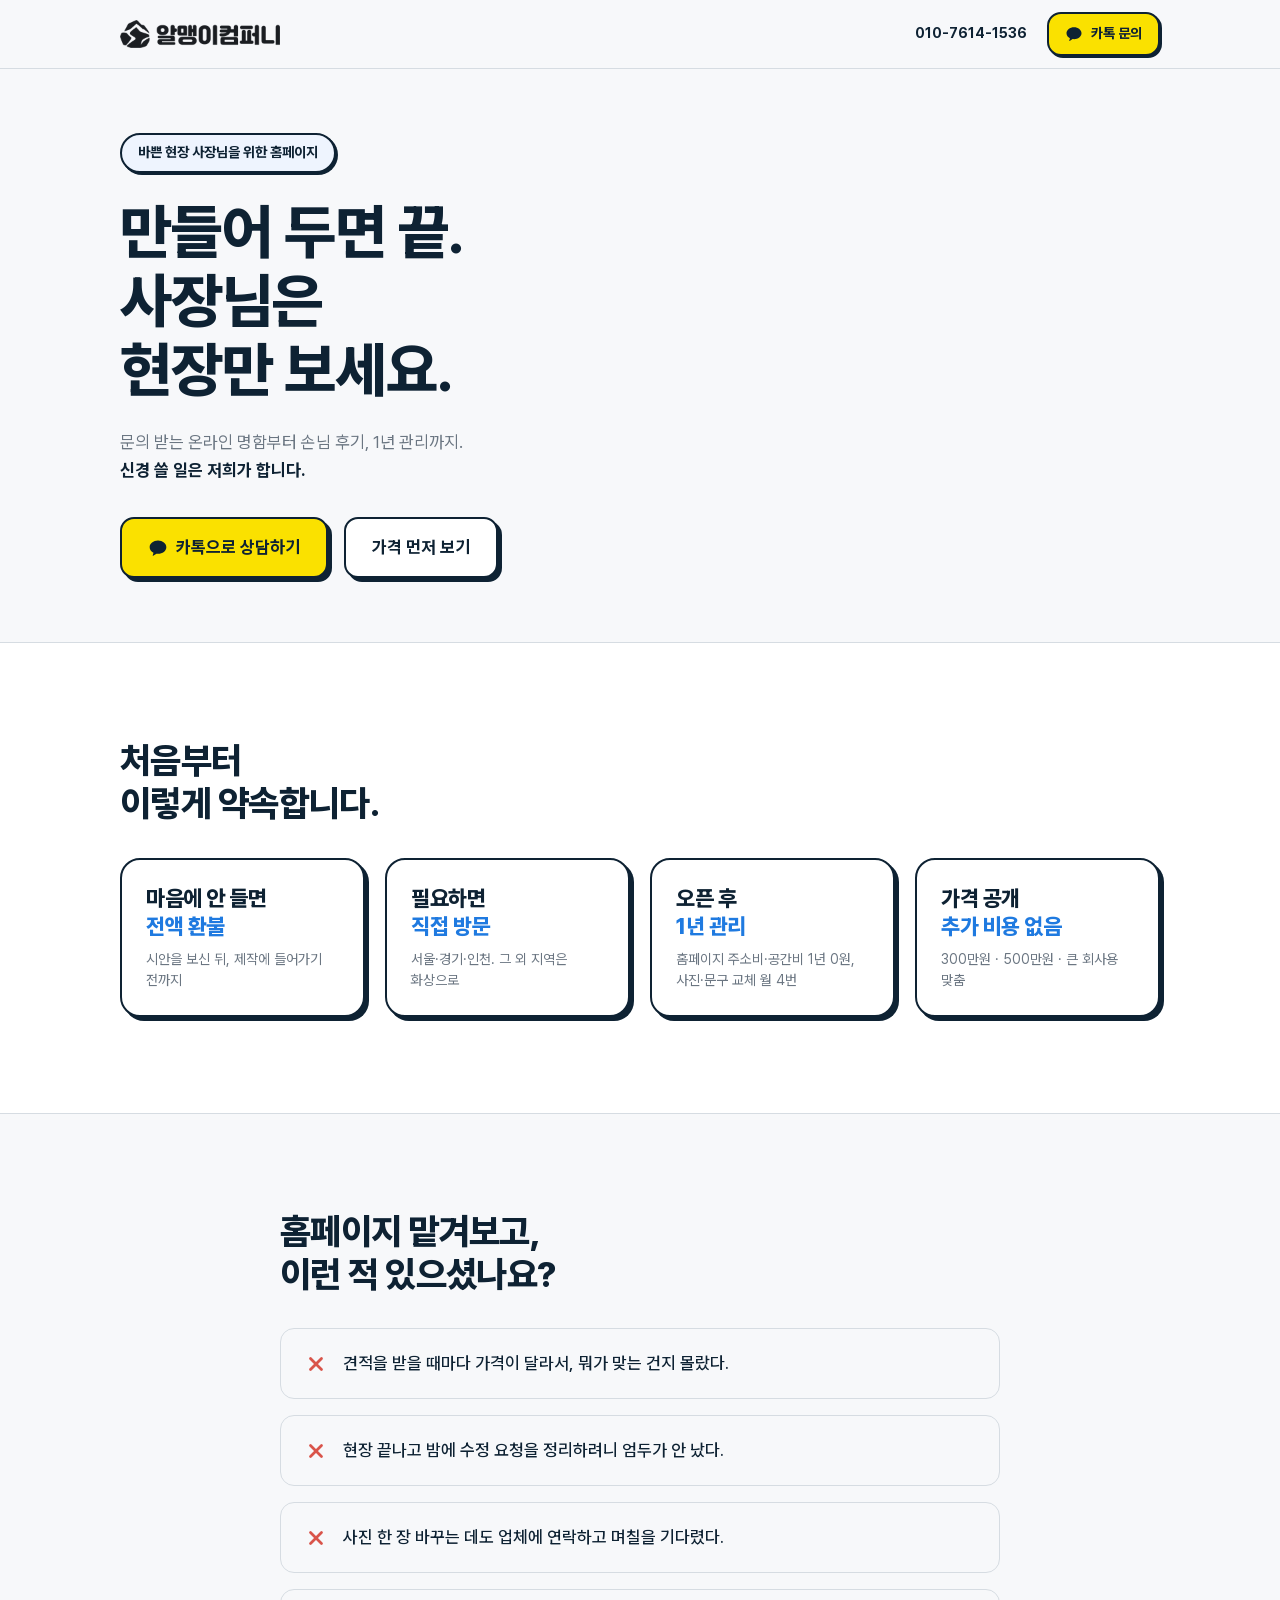
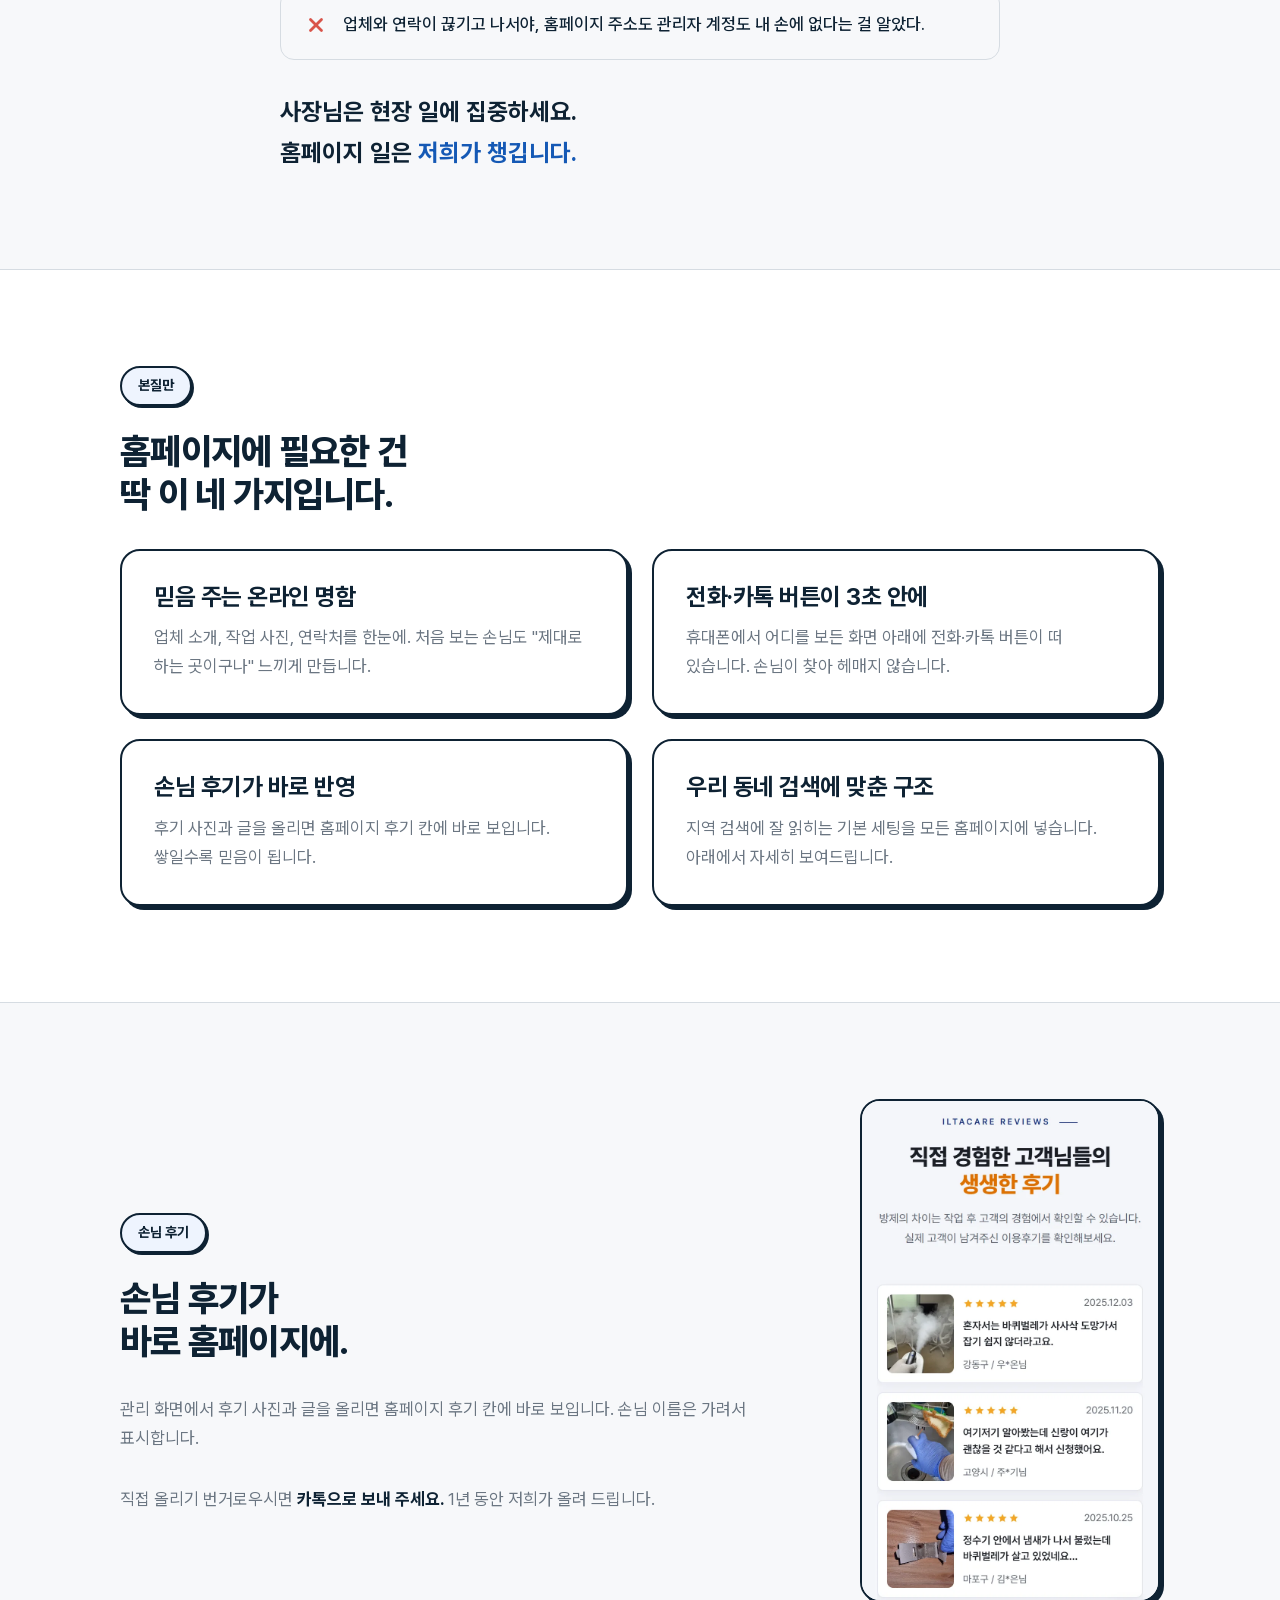
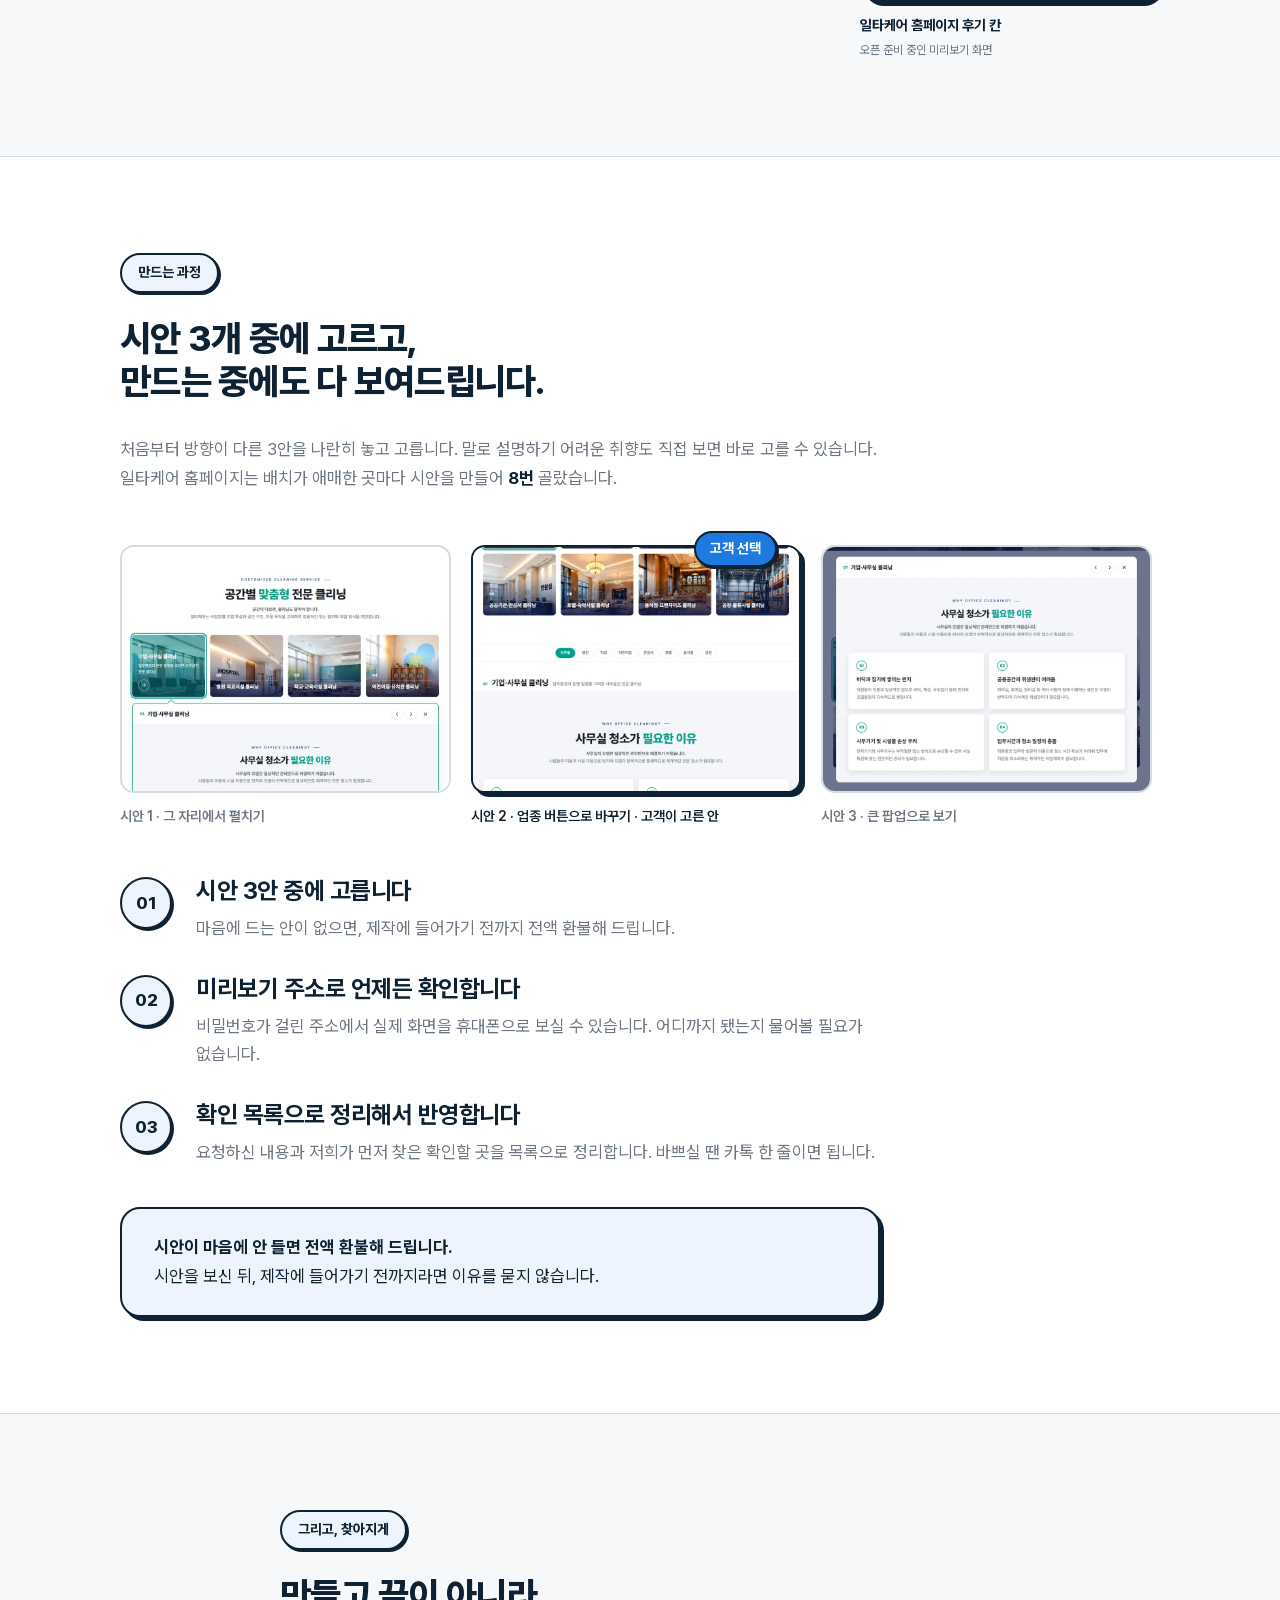
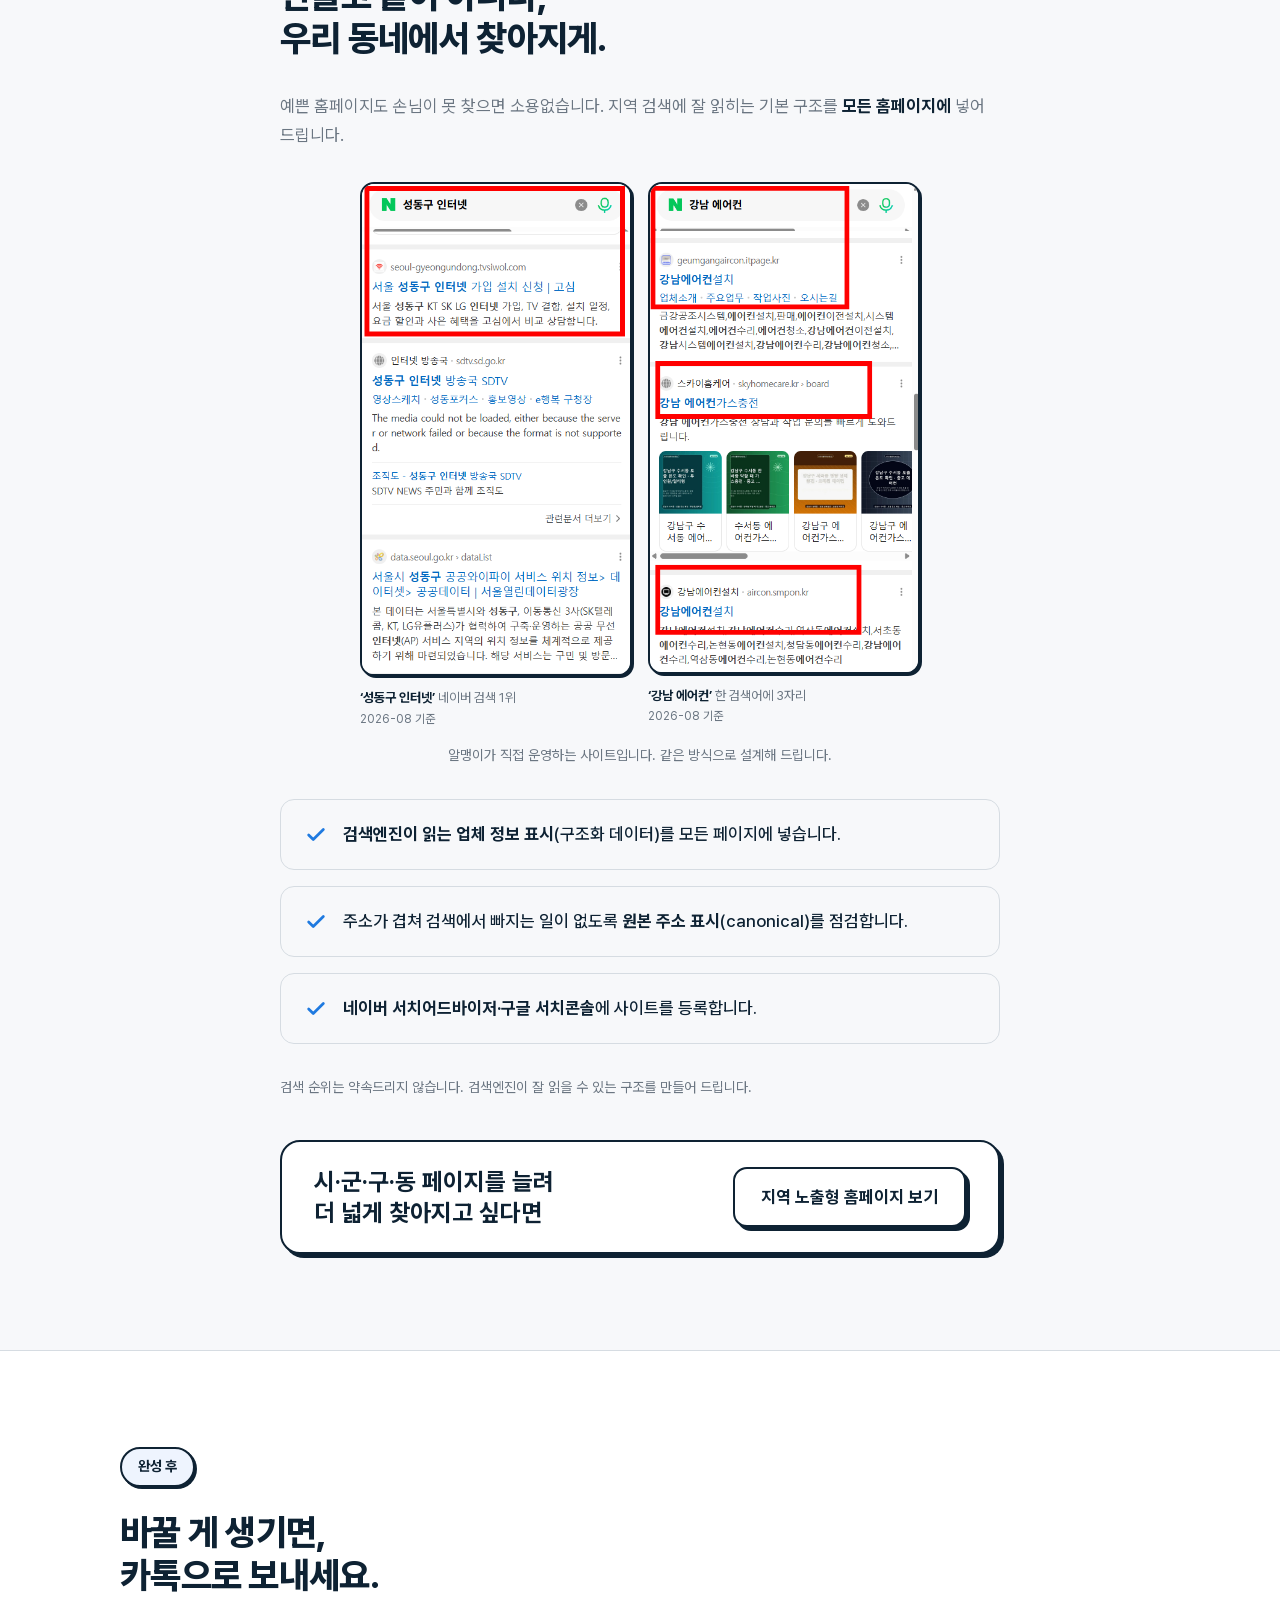
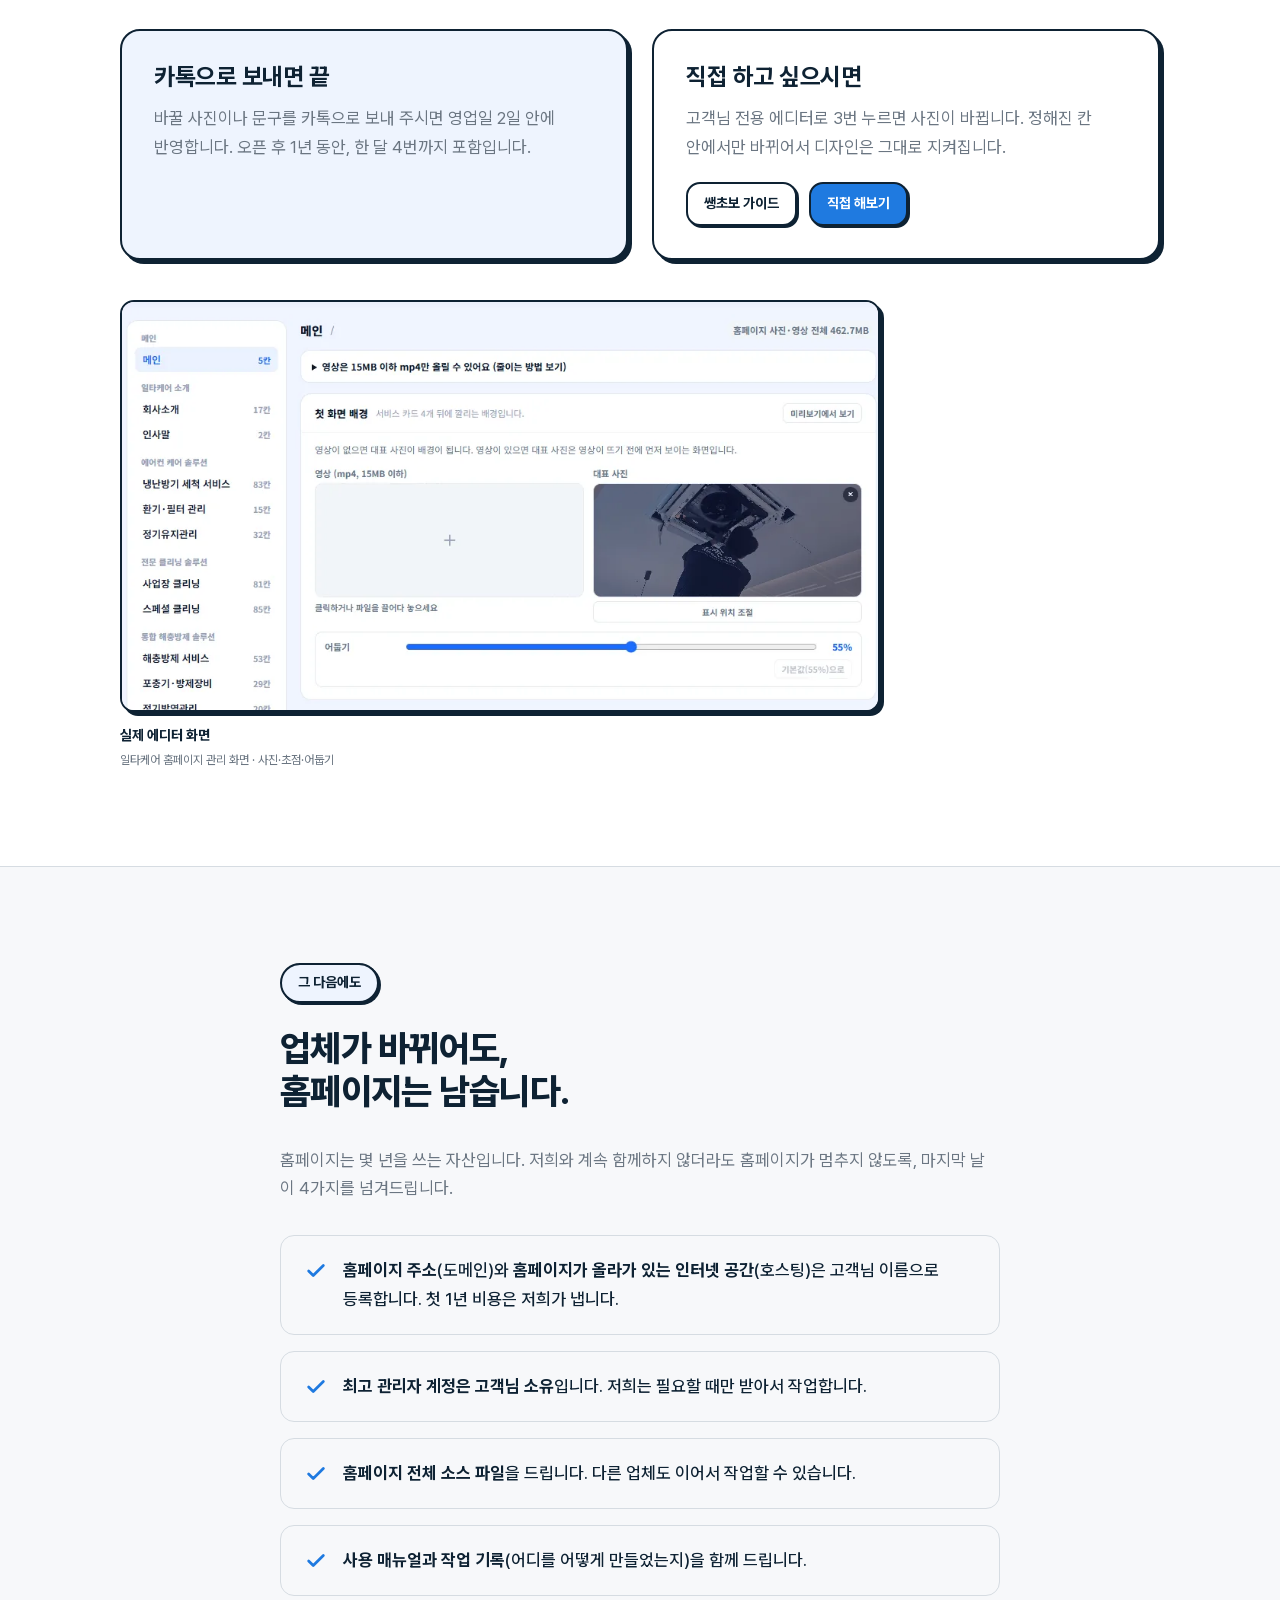
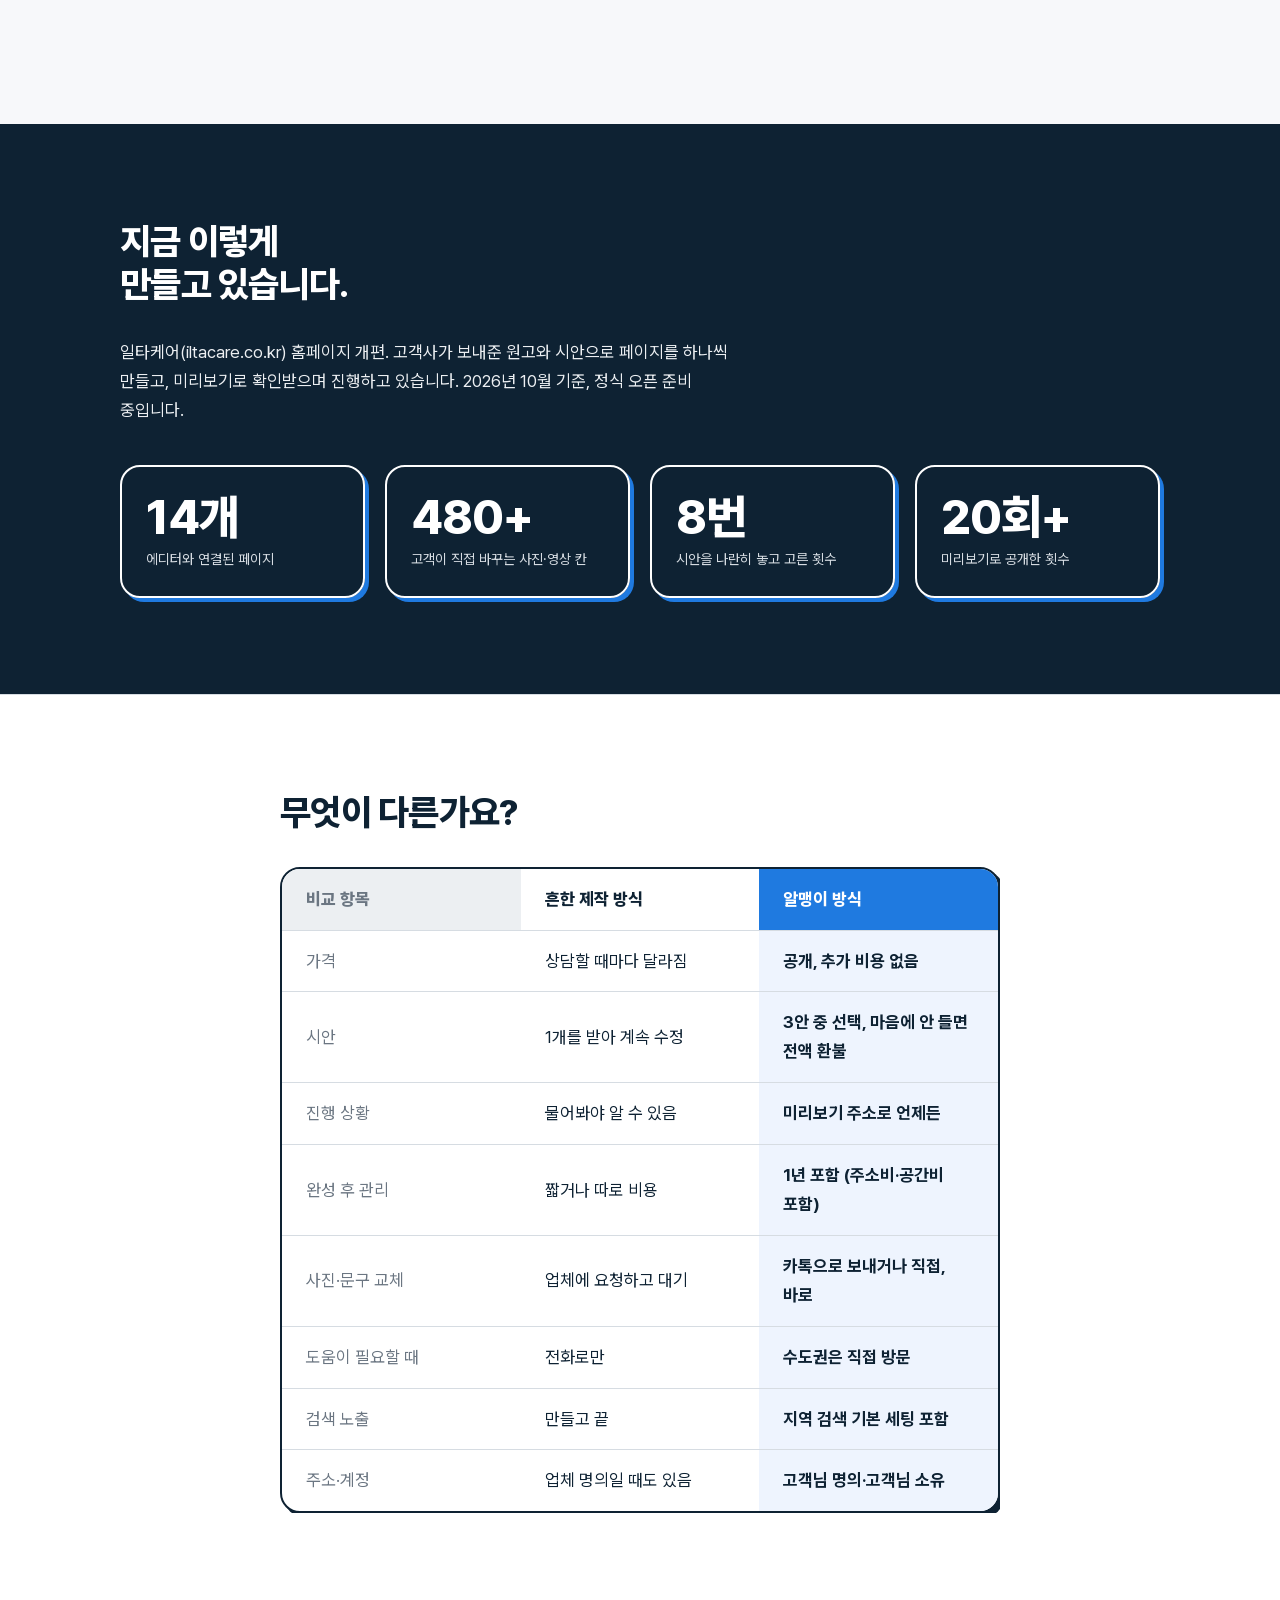
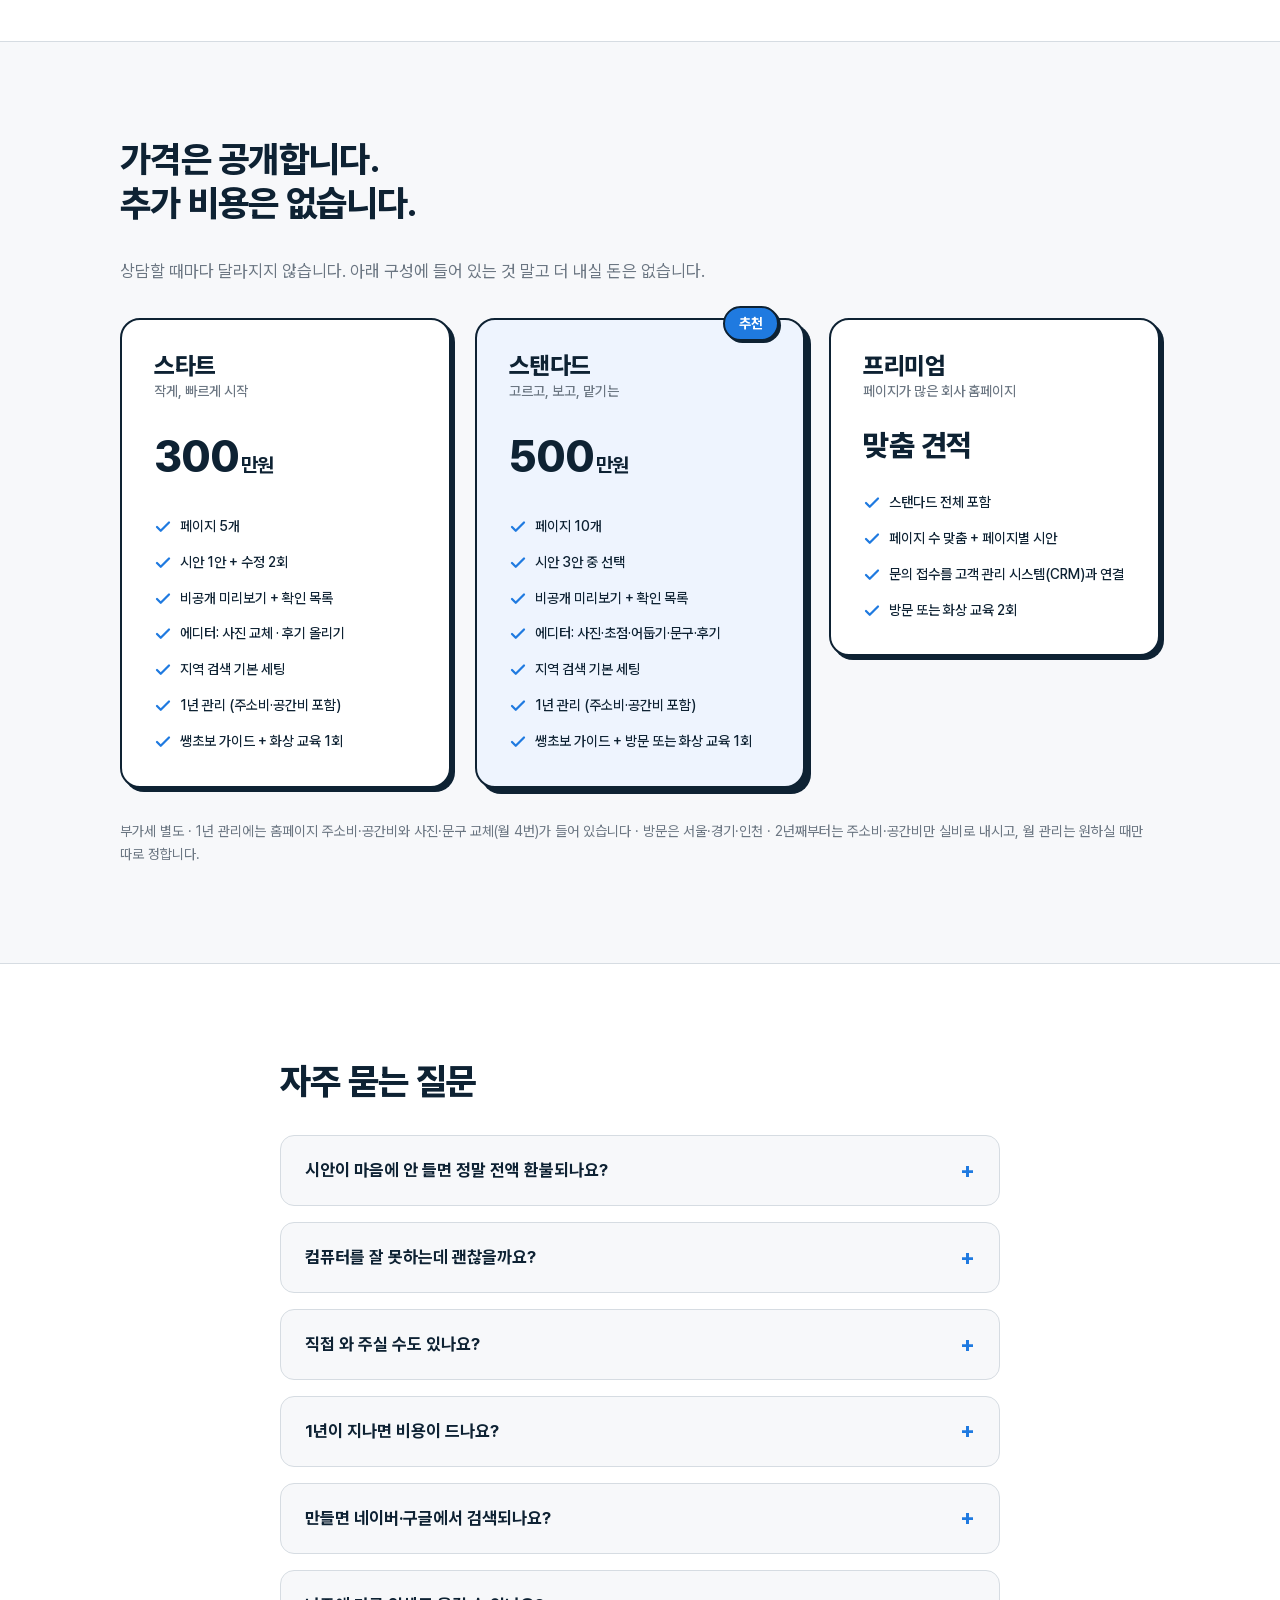
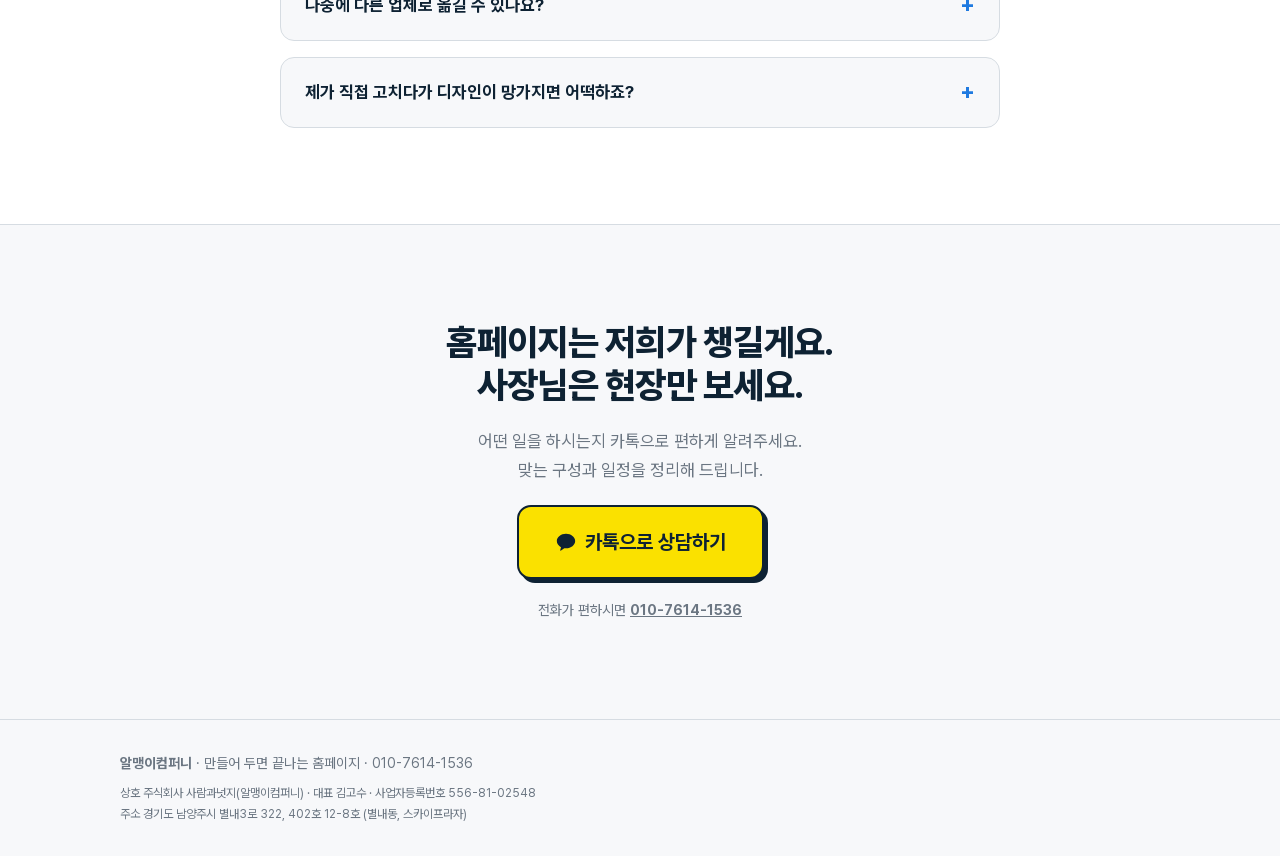
<file: homepage-together/index.html>
<!DOCTYPE html>
<html lang="ko">
<head>
  <meta charset="UTF-8">
  <meta name="viewport" content="width=device-width, initial-scale=1.0">
  <title>만들어 두면 끝나는 홈페이지 · 알맹이컴퍼니</title>
  <meta name="description" content="바쁜 현장 사장님을 위한 홈페이지. 시안이 마음에 안 들면 전액 환불, 수도권 직접 방문, 오픈 후 1년 관리(홈페이지 주소비·공간비 포함), 가격 공개. 손님 후기와 지역 검색까지 챙깁니다.">
  <meta property="og:type" content="website">
  <meta property="og:title" content="만들어 두면 끝. 사장님은 현장만 보세요 · 알맹이컴퍼니">
  <meta property="og:description" content="시안이 마음에 안 들면 전액 환불 · 수도권 직접 방문 · 1년 관리 포함 · 가격 공개. 홈페이지 일은 저희가 챙깁니다.">
  <meta property="og:locale" content="ko_KR">
  <meta property="og:url" content="https://rmeng2tv.github.io/proposals/homepage-together/">
  <meta property="og:image" content="https://rmeng2tv.github.io/proposals/assets/img/og-homepage-together.png">
  <meta property="og:image:width" content="1200">
  <meta property="og:image:height" content="630">
  <link rel="canonical" href="https://rmeng2tv.github.io/proposals/homepage-together/">
  <link rel="icon" type="image/png" sizes="32x32" href="../assets/img/favicon-32.png">
  <link rel="apple-touch-icon" href="../assets/img/apple-touch-icon.png">
  <link rel="stylesheet" href="../assets/css/style.css">
  <script type="application/ld+json">
  {
    "@context": "https://schema.org",
    "@type": "ProfessionalService",
    "name": "알맹이컴퍼니 · 만들어 두면 끝나는 홈페이지",
    "description": "바쁜 현장 사장님을 위한 홈페이지 제작. 시안 3안 선택(제작 전 전액 환불), 비공개 미리보기, 손님 후기 반영, 지역 검색 기본 세팅, 오픈 후 1년 관리(홈페이지 주소·공간 비용 포함), 수도권 방문, 도메인·계정·소스 파일 고객 소유.",
    "telephone": "+82-10-7614-1536",
    "url": "https://rmeng2tv.github.io/proposals/homepage-together/",
    "areaServed": "KR",
    "priceRange": "₩3,000,000 ~"
  }
  </script>
  <script type="application/ld+json">
  {
    "@context": "https://schema.org",
    "@type": "FAQPage",
    "mainEntity": [
      {
        "@type": "Question",
        "name": "시안이 마음에 안 들면 정말 전액 환불되나요?",
        "acceptedAnswer": { "@type": "Answer", "text": "네. 시안을 보신 뒤 제작에 들어가기 전까지는 이유를 묻지 않고 내신 금액 전부를 돌려드립니다. 제작이 시작된 뒤에는 미리보기로 확인받으며 고쳐 나갑니다." }
      },
      {
        "@type": "Question",
        "name": "컴퓨터를 잘 못하는데 괜찮을까요?",
        "acceptedAnswer": { "@type": "Answer", "text": "괜찮습니다. 오픈 후 1년 동안은 사진이나 바꿀 문구를 카톡으로 보내 주시면 저희가 반영합니다(한 달 4번까지). 직접 해 보고 싶으시면 쌩초보 가이드와 교육을 드리고, 계약 전에 체험 페이지에서 미리 해보실 수 있습니다." }
      },
      {
        "@type": "Question",
        "name": "직접 와 주실 수도 있나요?",
        "acceptedAnswer": { "@type": "Answer", "text": "서울·경기·인천은 직접 찾아가 상담하거나 사용법을 알려드립니다. 그 외 지역은 화상으로 진행합니다. 횟수는 구성에 포함된 교육 횟수 안에서 정합니다." }
      },
      {
        "@type": "Question",
        "name": "1년이 지나면 비용이 드나요?",
        "acceptedAnswer": { "@type": "Answer", "text": "홈페이지 주소비와 공간비(홈페이지가 올라가 있는 인터넷 공간 비용)만 실비로 내시면 됩니다. 월 관리는 필요하실 때만 따로 정합니다." }
      },
      {
        "@type": "Question",
        "name": "만들면 네이버·구글에서 검색되나요?",
        "acceptedAnswer": { "@type": "Answer", "text": "모든 홈페이지에 지역 검색 기본 세팅(검색엔진이 읽는 업체 정보 표시, 원본 주소 표시, 네이버·구글 검색 등록)을 해 드립니다. 다만 검색 순위는 여러 요소로 정해지기 때문에 특정 순위를 약속드리지는 않습니다. 시·군·구·동 지역별 페이지까지 넓히고 싶으시면 지역 노출형 홈페이지를 함께 안내해 드립니다." }
      },
      {
        "@type": "Question",
        "name": "나중에 다른 업체로 옮길 수 있나요?",
        "acceptedAnswer": { "@type": "Answer", "text": "네. 홈페이지 주소와 공간은 고객님 이름으로 등록하고, 관리자 계정도 고객님 소유입니다. 소스 파일과 작업 기록도 드리기 때문에 다른 업체가 이어서 작업할 수 있습니다." }
      },
      {
        "@type": "Question",
        "name": "제가 직접 고치다가 디자인이 망가지면 어떡하죠?",
        "acceptedAnswer": { "@type": "Answer", "text": "에디터는 정해진 칸 안에서만 바꾸는 구조라 배치·색·글꼴은 그대로 유지됩니다. 사진은 초점을, 배경은 어둡기를 조절할 수 있어서 어떤 사진을 넣어도 글자가 잘 보이게 맞출 수 있습니다." }
      }
    ]
  }
  </script>
</head>
<body>

<header class="alm-header">
  <div class="alm-container alm-header__inner">
    <a class="alm-header__brand" href="#top">
      <img src="../assets/img/logo.png" alt="알맹이컴퍼니" width="160" height="28">
    </a>
    <div class="alm-header__actions">
      <a class="alm-header__tel" href="tel:01076141536">010-7614-1536</a>
      <a class="alm-btn alm-btn--kakao alm-btn--sm" href="https://pf.kakao.com/_epaxbn/chat" target="_blank" rel="noopener">
        <img src="../assets/icons/kakao.svg" alt="" width="18" height="18">
        카톡 문의
      </a>
    </div>
  </div>
</header>

<main id="top">

  <section class="alm-hero">
    <div class="alm-container alm-hero__grid">
      <div class="alm-hero__copy js-reveal">
        <p class="alm-pill">바쁜 현장 사장님을 위한 홈페이지</p>
        <h1 class="alm-hero__title">만들어 두면 끝.<br>사장님은<br>현장만 보세요.</h1>
        <p class="alm-hero__sub">문의 받는 온라인 명함부터 손님 후기, 1년 관리까지.<br><strong>신경 쓸 일은 저희가 합니다.</strong></p>
        <div class="alm-hero__actions">
          <a class="alm-btn alm-btn--kakao" href="https://pf.kakao.com/_epaxbn/chat" target="_blank" rel="noopener">
            <img src="../assets/icons/kakao.svg" alt="" width="20" height="20">
            카톡으로 상담하기
          </a>
          <a class="alm-btn alm-btn--secondary" href="#pricing">가격 먼저 보기</a>
        </div>
      </div>
    </div>
  </section>

  <section class="alm-section alm-section--white" id="promise">
    <div class="alm-container">
      <h2 class="alm-h2 js-reveal">처음부터<br>이렇게 약속합니다.</h2>
      <ul class="alm-promises js-reveal">
        <li class="alm-promise">
          <strong>마음에 안 들면<br><em>전액 환불</em></strong>
          <span>시안을 보신 뒤, 제작에 들어가기 전까지</span>
        </li>
        <li class="alm-promise">
          <strong>필요하면<br><em>직접 방문</em></strong>
          <span>서울·경기·인천. 그 외 지역은 화상으로</span>
        </li>
        <li class="alm-promise">
          <strong>오픈 후<br><em>1년 관리</em></strong>
          <span>홈페이지 주소비·공간비 1년 0원, 사진·문구 교체 월 4번</span>
        </li>
        <li class="alm-promise">
          <strong>가격 공개<br><em>추가 비용 없음</em></strong>
          <span>300만원 · 500만원 · 큰 회사용 맞춤</span>
        </li>
      </ul>
    </div>
  </section>

  <section class="alm-section">
    <div class="alm-container alm-narrow">
      <h2 class="alm-h2 js-reveal">홈페이지 맡겨보고,<br>이런 적 있으셨나요?</h2>
      <ul class="alm-problem js-reveal">
        <li>
          <img src="../assets/icons/x.svg" alt="" width="22" height="22">
          <span>견적을 받을 때마다 가격이 달라서, 뭐가 맞는 건지 몰랐다.</span>
        </li>
        <li>
          <img src="../assets/icons/x.svg" alt="" width="22" height="22">
          <span>현장 끝나고 밤에 수정 요청을 정리하려니 엄두가 안 났다.</span>
        </li>
        <li>
          <img src="../assets/icons/x.svg" alt="" width="22" height="22">
          <span>사진 한 장 바꾸는 데도 업체에 연락하고 며칠을 기다렸다.</span>
        </li>
        <li>
          <img src="../assets/icons/x.svg" alt="" width="22" height="22">
          <span>업체와 연락이 끊기고 나서야, 홈페이지 주소도 관리자 계정도 내 손에 없다는 걸 알았다.</span>
        </li>
      </ul>
      <p class="alm-problem__punch js-reveal">사장님은 현장 일에 집중하세요.<br>홈페이지 일은 <strong>저희가 챙깁니다.</strong></p>
    </div>
  </section>

  <section class="alm-section alm-section--white">
    <div class="alm-container">
      <div class="alm-narrow">
        <p class="alm-pill js-reveal">본질만</p>
        <h2 class="alm-h2 js-reveal">홈페이지에 필요한 건<br>딱 이 네 가지입니다.</h2>
      </div>
      <div class="alm-cards">
        <article class="alm-card js-reveal">
          <h3>믿음 주는 온라인 명함</h3>
          <p>업체 소개, 작업 사진, 연락처를 한눈에. 처음 보는 손님도 "제대로 하는 곳이구나" 느끼게 만듭니다.</p>
        </article>
        <article class="alm-card js-reveal">
          <h3>전화·카톡 버튼이 3초 안에</h3>
          <p>휴대폰에서 어디를 보든 화면 아래에 전화·카톡 버튼이 떠 있습니다. 손님이 찾아 헤매지 않습니다.</p>
        </article>
        <article class="alm-card js-reveal">
          <h3>손님 후기가 바로 반영</h3>
          <p>후기 사진과 글을 올리면 홈페이지 후기 칸에 바로 보입니다. 쌓일수록 믿음이 됩니다.</p>
        </article>
        <article class="alm-card js-reveal">
          <h3>우리 동네 검색에 맞춘 구조</h3>
          <p>지역 검색에 잘 읽히는 기본 세팅을 모든 홈페이지에 넣습니다. 아래에서 자세히 보여드립니다.</p>
        </article>
      </div>
    </div>
  </section>

  <section class="alm-section">
    <div class="alm-container alm-split">
      <div class="alm-split__copy">
        <p class="alm-pill js-reveal">손님 후기</p>
        <h2 class="alm-h2 js-reveal">손님 후기가<br>바로 홈페이지에.</h2>
        <p class="alm-body-lead js-reveal">관리 화면에서 후기 사진과 글을 올리면 홈페이지 후기 칸에 바로 보입니다. 손님 이름은 가려서 표시합니다.</p>
        <p class="alm-body-lead js-reveal">직접 올리기 번거로우시면 <strong>카톡으로 보내 주세요.</strong> 1년 동안 저희가 올려 드립니다.</p>
      </div>
      <figure class="alm-split__fig js-reveal">
        <img class="alm-split__shot" src="../assets/img/homepage-together/proof-reviews.webp" alt="일타케어 홈페이지 후기 칸: 별점, 작성일, 후기 글, 가려진 고객 이름이 사진과 함께 보이는 화면" width="780" height="1316" loading="lazy">
        <figcaption><strong>일타케어 홈페이지 후기 칸</strong><span>오픈 준비 중인 미리보기 화면</span></figcaption>
      </figure>
    </div>
  </section>

  <section class="alm-section alm-section--white">
    <div class="alm-container">
      <div class="alm-narrow">
        <p class="alm-pill js-reveal">만드는 과정</p>
        <h2 class="alm-h2 js-reveal">시안 3개 중에 고르고,<br>만드는 중에도 다 보여드립니다.</h2>
        <p class="alm-body-lead js-reveal">처음부터 방향이 다른 3안을 나란히 놓고 고릅니다. 말로 설명하기 어려운 취향도 직접 보면 바로 고를 수 있습니다. 일타케어 홈페이지는 배치가 애매한 곳마다 시안을 만들어 <strong>8번</strong> 골랐습니다.</p>
      </div>
      <div class="alm-portfolio alm-portfolio--drafts js-reveal">
        <div class="alm-portfolio__track">
          <article class="alm-portfolio__card">
            <img class="alm-portfolio__img" src="../assets/img/homepage-together/draft-a.webp" alt="시안 1: 업종 카드를 누르면 카드 바로 아래에 내용이 펼쳐지는 화면" width="960" height="720" loading="lazy">
            <p class="alm-portfolio__cap">시안 1 · 그 자리에서 펼치기</p>
          </article>
          <article class="alm-portfolio__card alm-portfolio__card--picked">
            <span class="alm-badge">고객 선택</span>
            <img class="alm-portfolio__img" src="../assets/img/homepage-together/draft-b.webp" alt="시안 2: 업종 버튼을 눌러 아래 내용이 바뀌는 화면" width="960" height="720" loading="lazy">
            <p class="alm-portfolio__cap">시안 2 · 업종 버튼으로 바꾸기 · 고객이 고른 안</p>
          </article>
          <article class="alm-portfolio__card">
            <img class="alm-portfolio__img" src="../assets/img/homepage-together/draft-c.webp" alt="시안 3: 업종 카드를 누르면 큰 팝업으로 내용이 뜨는 화면" width="960" height="720" loading="lazy">
            <p class="alm-portfolio__cap">시안 3 · 큰 팝업으로 보기</p>
          </article>
        </div>
      </div>
      <div class="alm-narrow alm-proofs-gap">
        <ol class="alm-steps">
          <li class="js-reveal">
            <span class="alm-steps__num">01</span>
            <div>
              <h3>시안 3안 중에 고릅니다</h3>
              <p>마음에 드는 안이 없으면, 제작에 들어가기 전까지 전액 환불해 드립니다.</p>
            </div>
          </li>
          <li class="js-reveal">
            <span class="alm-steps__num">02</span>
            <div>
              <h3>미리보기 주소로 언제든 확인합니다</h3>
              <p>비밀번호가 걸린 주소에서 실제 화면을 휴대폰으로 보실 수 있습니다. 어디까지 됐는지 물어볼 필요가 없습니다.</p>
            </div>
          </li>
          <li class="js-reveal">
            <span class="alm-steps__num">03</span>
            <div>
              <h3>확인 목록으로 정리해서 반영합니다</h3>
              <p>요청하신 내용과 저희가 먼저 찾은 확인할 곳을 목록으로 정리합니다. 바쁘실 땐 카톡 한 줄이면 됩니다.</p>
            </div>
          </li>
        </ol>
        <div class="alm-callout js-reveal">
          <p><strong>시안이 마음에 안 들면 전액 환불해 드립니다.</strong><br>시안을 보신 뒤, 제작에 들어가기 전까지라면 이유를 묻지 않습니다.</p>
        </div>
      </div>
    </div>
  </section>

  <section class="alm-section">
    <div class="alm-container alm-narrow">
      <p class="alm-pill js-reveal">그리고, 찾아지게</p>
      <h2 class="alm-h2 js-reveal">만들고 끝이 아니라,<br>우리 동네에서 찾아지게.</h2>
      <p class="alm-body-lead js-reveal">예쁜 홈페이지도 손님이 못 찾으면 소용없습니다. 지역 검색에 잘 읽히는 기본 구조를 <strong>모든 홈페이지에</strong> 넣어 드립니다.</p>
      <div class="alm-case__proofs alm-case__proofs--pair js-reveal">
        <figure>
          <img src="../assets/img/case/case-internet.png" alt="네이버에서 ‘성동구 인터넷’ 검색 시 최상단에 노출된 운영 사이트 캡처" width="434" height="794" loading="lazy">
          <figcaption><strong>‘성동구 인터넷’</strong> 네이버 검색 1위<span>2026-08 기준</span></figcaption>
        </figure>
        <figure>
          <img src="../assets/img/case/case-aircon.png" alt="네이버에서 ‘강남 에어컨’ 검색 시 세 자리에 노출된 운영 사이트들 캡처" width="445" height="810" loading="lazy">
          <figcaption><strong>‘강남 에어컨’</strong> 한 검색어에 3자리<span>2026-08 기준</span></figcaption>
        </figure>
      </div>
      <p class="alm-note alm-note--center js-reveal">알맹이가 직접 운영하는 사이트입니다. 같은 방식으로 설계해 드립니다.</p>
      <ul class="alm-problem js-reveal">
        <li>
          <img src="../assets/icons/check.svg" alt="" width="22" height="22">
          <span><strong>검색엔진이 읽는 업체 정보 표시</strong>(구조화 데이터)를 모든 페이지에 넣습니다.</span>
        </li>
        <li>
          <img src="../assets/icons/check.svg" alt="" width="22" height="22">
          <span>주소가 겹쳐 검색에서 빠지는 일이 없도록 <strong>원본 주소 표시</strong>(canonical)를 점검합니다.</span>
        </li>
        <li>
          <img src="../assets/icons/check.svg" alt="" width="22" height="22">
          <span><strong>네이버 서치어드바이저·구글 서치콘솔</strong>에 사이트를 등록합니다.</span>
        </li>
      </ul>
      <p class="alm-note js-reveal">검색 순위는 약속드리지 않습니다. 검색엔진이 잘 읽을 수 있는 구조를 만들어 드립니다.</p>
      <div class="alm-demo-cta js-reveal">
        <p>시·군·구·동 페이지를 늘려<br>더 넓게 찾아지고 싶다면</p>
        <a class="alm-btn alm-btn--secondary" href="../seo-jiyeok/">지역 노출형 홈페이지 보기</a>
      </div>
    </div>
  </section>

  <section class="alm-section alm-section--white">
    <div class="alm-container">
      <div class="alm-narrow">
        <p class="alm-pill js-reveal">완성 후</p>
        <h2 class="alm-h2 js-reveal">바꿀 게 생기면,<br>카톡으로 보내세요.</h2>
      </div>
      <div class="alm-cards">
        <article class="alm-card alm-card--featured js-reveal">
          <h3>카톡으로 보내면 끝</h3>
          <p>바꿀 사진이나 문구를 카톡으로 보내 주시면 영업일 2일 안에 반영합니다. 오픈 후 1년 동안, 한 달 4번까지 포함입니다.</p>
        </article>
        <article class="alm-card js-reveal">
          <h3>직접 하고 싶으시면</h3>
          <p>고객님 전용 에디터로 3번 누르면 사진이 바뀝니다. 정해진 칸 안에서만 바뀌어서 디자인은 그대로 지켜집니다.</p>
          <div class="alm-card__actions">
            <a class="alm-btn alm-btn--secondary alm-btn--sm" href="guide/">쌩초보 가이드</a>
            <a class="alm-btn alm-btn--primary alm-btn--sm" href="editor/interior/">직접 해보기</a>
          </div>
        </article>
      </div>
      <figure class="alm-proof-single alm-proofs-gap js-reveal">
        <img src="../assets/img/homepage-together/proof-editor.webp" alt="일타케어 홈페이지 관리 화면: 페이지 목록, 대표 사진, 표시 위치 조절 버튼, 어둡기 슬라이더" width="992" height="536" loading="lazy">
        <figcaption><strong>실제 에디터 화면</strong><span>일타케어 홈페이지 관리 화면 · 사진·초점·어둡기</span></figcaption>
      </figure>
    </div>
  </section>

  <section class="alm-section">
    <div class="alm-container alm-narrow">
      <p class="alm-pill js-reveal">그 다음에도</p>
      <h2 class="alm-h2 js-reveal">업체가 바뀌어도,<br>홈페이지는 남습니다.</h2>
      <p class="alm-body-lead js-reveal">홈페이지는 몇 년을 쓰는 자산입니다. 저희와 계속 함께하지 않더라도 홈페이지가 멈추지 않도록, 마지막 날 이 4가지를 넘겨드립니다.</p>
      <ul class="alm-problem js-reveal">
        <li>
          <img src="../assets/icons/check.svg" alt="" width="22" height="22">
          <span><strong>홈페이지 주소</strong>(도메인)와 <strong>홈페이지가 올라가 있는 인터넷 공간</strong>(호스팅)은 고객님 이름으로 등록합니다. 첫 1년 비용은 저희가 냅니다.</span>
        </li>
        <li>
          <img src="../assets/icons/check.svg" alt="" width="22" height="22">
          <span><strong>최고 관리자 계정은 고객님 소유</strong>입니다. 저희는 필요할 때만 받아서 작업합니다.</span>
        </li>
        <li>
          <img src="../assets/icons/check.svg" alt="" width="22" height="22">
          <span><strong>홈페이지 전체 소스 파일</strong>을 드립니다. 다른 업체도 이어서 작업할 수 있습니다.</span>
        </li>
        <li>
          <img src="../assets/icons/check.svg" alt="" width="22" height="22">
          <span><strong>사용 매뉴얼과 작업 기록</strong>(어디를 어떻게 만들었는지)을 함께 드립니다.</span>
        </li>
      </ul>
    </div>
  </section>

  <section class="alm-section alm-section--ink">
    <div class="alm-container">
      <h2 class="alm-h2 js-reveal">지금 이렇게<br>만들고 있습니다.</h2>
      <p class="alm-lead js-reveal">일타케어(iltacare.co.kr) 홈페이지 개편. 고객사가 보내준 원고와 시안으로 페이지를 하나씩 만들고, 미리보기로 확인받으며 진행하고 있습니다. 2026년 10월 기준, 정식 오픈 준비 중입니다.</p>
      <div class="alm-stats js-reveal">
        <div class="alm-stat">
          <strong>14개</strong>
          <span>에디터와 연결된 페이지</span>
        </div>
        <div class="alm-stat">
          <strong>480+</strong>
          <span>고객이 직접 바꾸는 사진·영상 칸</span>
        </div>
        <div class="alm-stat">
          <strong>8번</strong>
          <span>시안을 나란히 놓고 고른 횟수</span>
        </div>
        <div class="alm-stat">
          <strong>20회+</strong>
          <span>미리보기로 공개한 횟수</span>
        </div>
      </div>
    </div>
  </section>

  <section class="alm-section alm-section--white">
    <div class="alm-container alm-narrow">
      <h2 class="alm-h2 js-reveal">무엇이 다른가요?</h2>
      <div class="alm-compare js-reveal">
        <table>
          <thead>
            <tr>
              <th>비교 항목</th>
              <th>흔한 제작 방식</th>
              <th>알맹이 방식</th>
            </tr>
          </thead>
          <tbody>
            <tr><td>가격</td><td>상담할 때마다 달라짐</td><td>공개, 추가 비용 없음</td></tr>
            <tr><td>시안</td><td>1개를 받아 계속 수정</td><td>3안 중 선택, 마음에 안 들면 전액 환불</td></tr>
            <tr><td>진행 상황</td><td>물어봐야 알 수 있음</td><td>미리보기 주소로 언제든</td></tr>
            <tr><td>완성 후 관리</td><td>짧거나 따로 비용</td><td>1년 포함 (주소비·공간비 포함)</td></tr>
            <tr><td>사진·문구 교체</td><td>업체에 요청하고 대기</td><td>카톡으로 보내거나 직접, 바로</td></tr>
            <tr><td>도움이 필요할 때</td><td>전화로만</td><td>수도권은 직접 방문</td></tr>
            <tr><td>검색 노출</td><td>만들고 끝</td><td>지역 검색 기본 세팅 포함</td></tr>
            <tr><td>주소·계정</td><td>업체 명의일 때도 있음</td><td>고객님 명의·고객님 소유</td></tr>
          </tbody>
        </table>
      </div>
    </div>
  </section>

  <section class="alm-section" id="pricing">
    <div class="alm-container">
      <h2 class="alm-h2 js-reveal">가격은 공개합니다.<br>추가 비용은 없습니다.</h2>
      <p class="alm-body-lead js-reveal">상담할 때마다 달라지지 않습니다. 아래 구성에 들어 있는 것 말고 더 내실 돈은 없습니다.</p>
      <div class="alm-pricing">
        <article class="alm-price-card js-reveal">
          <h3>스타트</h3>
          <p class="alm-price-card__tag">작게, 빠르게 시작</p>
          <p class="alm-price-card__price">300<span>만원</span></p>
          <ul>
            <li><img src="../assets/icons/check.svg" alt="" width="18" height="18">페이지 5개</li>
            <li><img src="../assets/icons/check.svg" alt="" width="18" height="18">시안 1안 + 수정 2회</li>
            <li><img src="../assets/icons/check.svg" alt="" width="18" height="18">비공개 미리보기 + 확인 목록</li>
            <li><img src="../assets/icons/check.svg" alt="" width="18" height="18">에디터: 사진 교체 · 후기 올리기</li>
            <li><img src="../assets/icons/check.svg" alt="" width="18" height="18">지역 검색 기본 세팅</li>
            <li><img src="../assets/icons/check.svg" alt="" width="18" height="18">1년 관리 (주소비·공간비 포함)</li>
            <li><img src="../assets/icons/check.svg" alt="" width="18" height="18">쌩초보 가이드 + 화상 교육 1회</li>
          </ul>
        </article>
        <article class="alm-price-card alm-price-card--featured js-reveal">
          <span class="alm-badge">추천</span>
          <h3>스탠다드</h3>
          <p class="alm-price-card__tag">고르고, 보고, 맡기는</p>
          <p class="alm-price-card__price">500<span>만원</span></p>
          <ul>
            <li><img src="../assets/icons/check.svg" alt="" width="18" height="18">페이지 10개</li>
            <li><img src="../assets/icons/check.svg" alt="" width="18" height="18">시안 3안 중 선택</li>
            <li><img src="../assets/icons/check.svg" alt="" width="18" height="18">비공개 미리보기 + 확인 목록</li>
            <li><img src="../assets/icons/check.svg" alt="" width="18" height="18">에디터: 사진·초점·어둡기·문구·후기</li>
            <li><img src="../assets/icons/check.svg" alt="" width="18" height="18">지역 검색 기본 세팅</li>
            <li><img src="../assets/icons/check.svg" alt="" width="18" height="18">1년 관리 (주소비·공간비 포함)</li>
            <li><img src="../assets/icons/check.svg" alt="" width="18" height="18">쌩초보 가이드 + 방문 또는 화상 교육 1회</li>
          </ul>
        </article>
        <article class="alm-price-card js-reveal">
          <h3>프리미엄</h3>
          <p class="alm-price-card__tag">페이지가 많은 회사 홈페이지</p>
          <p class="alm-price-card__price alm-price-card__price--text">맞춤 견적</p>
          <ul>
            <li><img src="../assets/icons/check.svg" alt="" width="18" height="18">스탠다드 전체 포함</li>
            <li><img src="../assets/icons/check.svg" alt="" width="18" height="18">페이지 수 맞춤 + 페이지별 시안</li>
            <li><img src="../assets/icons/check.svg" alt="" width="18" height="18">문의 접수를 고객 관리 시스템(CRM)과 연결</li>
            <li><img src="../assets/icons/check.svg" alt="" width="18" height="18">방문 또는 화상 교육 2회</li>
          </ul>
        </article>
      </div>
      <p class="alm-pricing__note js-reveal">부가세 별도 · 1년 관리에는 홈페이지 주소비·공간비와 사진·문구 교체(월 4번)가 들어 있습니다 · 방문은 서울·경기·인천 · 2년째부터는 주소비·공간비만 실비로 내시고, 월 관리는 원하실 때만 따로 정합니다.</p>
    </div>
  </section>

  <section class="alm-section alm-section--white">
    <div class="alm-container alm-narrow">
      <h2 class="alm-h2 js-reveal">자주 묻는 질문</h2>
      <div class="alm-faq js-reveal">
        <details>
          <summary>시안이 마음에 안 들면 정말 전액 환불되나요?</summary>
          <p>네. 시안을 보신 뒤 제작에 들어가기 전까지는 이유를 묻지 않고 내신 금액 전부를 돌려드립니다. 제작이 시작된 뒤에는 미리보기로 확인받으며 고쳐 나갑니다.</p>
        </details>
        <details>
          <summary>컴퓨터를 잘 못하는데 괜찮을까요?</summary>
          <p>괜찮습니다. 오픈 후 1년 동안은 사진이나 바꿀 문구를 카톡으로 보내 주시면 저희가 반영합니다(한 달 4번까지). 직접 해 보고 싶으시면 쌩초보 가이드와 교육을 드리고, 계약 전에 체험 페이지에서 미리 해보실 수 있습니다.</p>
        </details>
        <details>
          <summary>직접 와 주실 수도 있나요?</summary>
          <p>서울·경기·인천은 직접 찾아가 상담하거나 사용법을 알려드립니다. 그 외 지역은 화상으로 진행합니다. 횟수는 구성에 포함된 교육 횟수 안에서 정합니다.</p>
        </details>
        <details>
          <summary>1년이 지나면 비용이 드나요?</summary>
          <p>홈페이지 주소비와 공간비(홈페이지가 올라가 있는 인터넷 공간 비용)만 실비로 내시면 됩니다. 월 관리는 필요하실 때만 따로 정합니다.</p>
        </details>
        <details>
          <summary>만들면 네이버·구글에서 검색되나요?</summary>
          <p>모든 홈페이지에 지역 검색 기본 세팅(검색엔진이 읽는 업체 정보 표시, 원본 주소 표시, 네이버·구글 검색 등록)을 해 드립니다. 다만 검색 순위는 여러 요소로 정해지기 때문에 특정 순위를 약속드리지는 않습니다. 시·군·구·동 지역별 페이지까지 넓히고 싶으시면 지역 노출형 홈페이지를 함께 안내해 드립니다.</p>
        </details>
        <details>
          <summary>나중에 다른 업체로 옮길 수 있나요?</summary>
          <p>네. 홈페이지 주소와 공간은 고객님 이름으로 등록하고, 관리자 계정도 고객님 소유입니다. 소스 파일과 작업 기록도 드리기 때문에 다른 업체가 이어서 작업할 수 있습니다.</p>
        </details>
        <details>
          <summary>제가 직접 고치다가 디자인이 망가지면 어떡하죠?</summary>
          <p>에디터는 정해진 칸 안에서만 바꾸는 구조라 배치·색·글꼴은 그대로 유지됩니다. 사진은 초점을, 배경은 어둡기를 조절할 수 있어서 어떤 사진을 넣어도 글자가 잘 보이게 맞출 수 있습니다.</p>
        </details>
      </div>
    </div>
  </section>

  <section class="alm-section alm-cta">
    <div class="alm-container alm-cta__inner js-reveal">
      <h2 class="alm-h2">홈페이지는 저희가 챙길게요.<br>사장님은 현장만 보세요.</h2>
      <p>어떤 일을 하시는지 카톡으로 편하게 알려주세요.<br>맞는 구성과 일정을 정리해 드립니다.</p>
      <a class="alm-btn alm-btn--kakao alm-btn--lg" href="https://pf.kakao.com/_epaxbn/chat" target="_blank" rel="noopener">
        <img src="../assets/icons/kakao.svg" alt="" width="22" height="22">
        카톡으로 상담하기
      </a>
      <p class="alm-cta__small">전화가 편하시면 <a href="tel:01076141536">010-7614-1536</a></p>
    </div>
  </section>

</main>

<footer class="alm-footer">
  <div class="alm-container alm-footer__inner">
    <p><strong>알맹이컴퍼니</strong> · 만들어 두면 끝나는 홈페이지 · 010-7614-1536</p>
    <p class="alm-footer__biz">상호 주식회사 사람과넛지(알맹이컴퍼니) · 대표 김고수 · 사업자등록번호 556-81-02548<br>주소 경기도 남양주시 별내3로 322, 402호 12-8호 (별내동, 스카이프라자)</p>
  </div>
</footer>

<div class="alm-callbar">
  <a class="alm-callbar__kakao" href="https://pf.kakao.com/_epaxbn/chat" target="_blank" rel="noopener">
    <img src="../assets/icons/kakao.svg" alt="" width="20" height="20">
    카톡 상담하기
  </a>
  <a class="alm-callbar__tel" href="tel:01076141536" aria-label="전화 걸기">
    <img src="../assets/icons/phone-white.svg" alt="" width="20" height="20">
  </a>
</div>

<script src="../assets/js/main.js"></script>
</body>
</html>
</file>
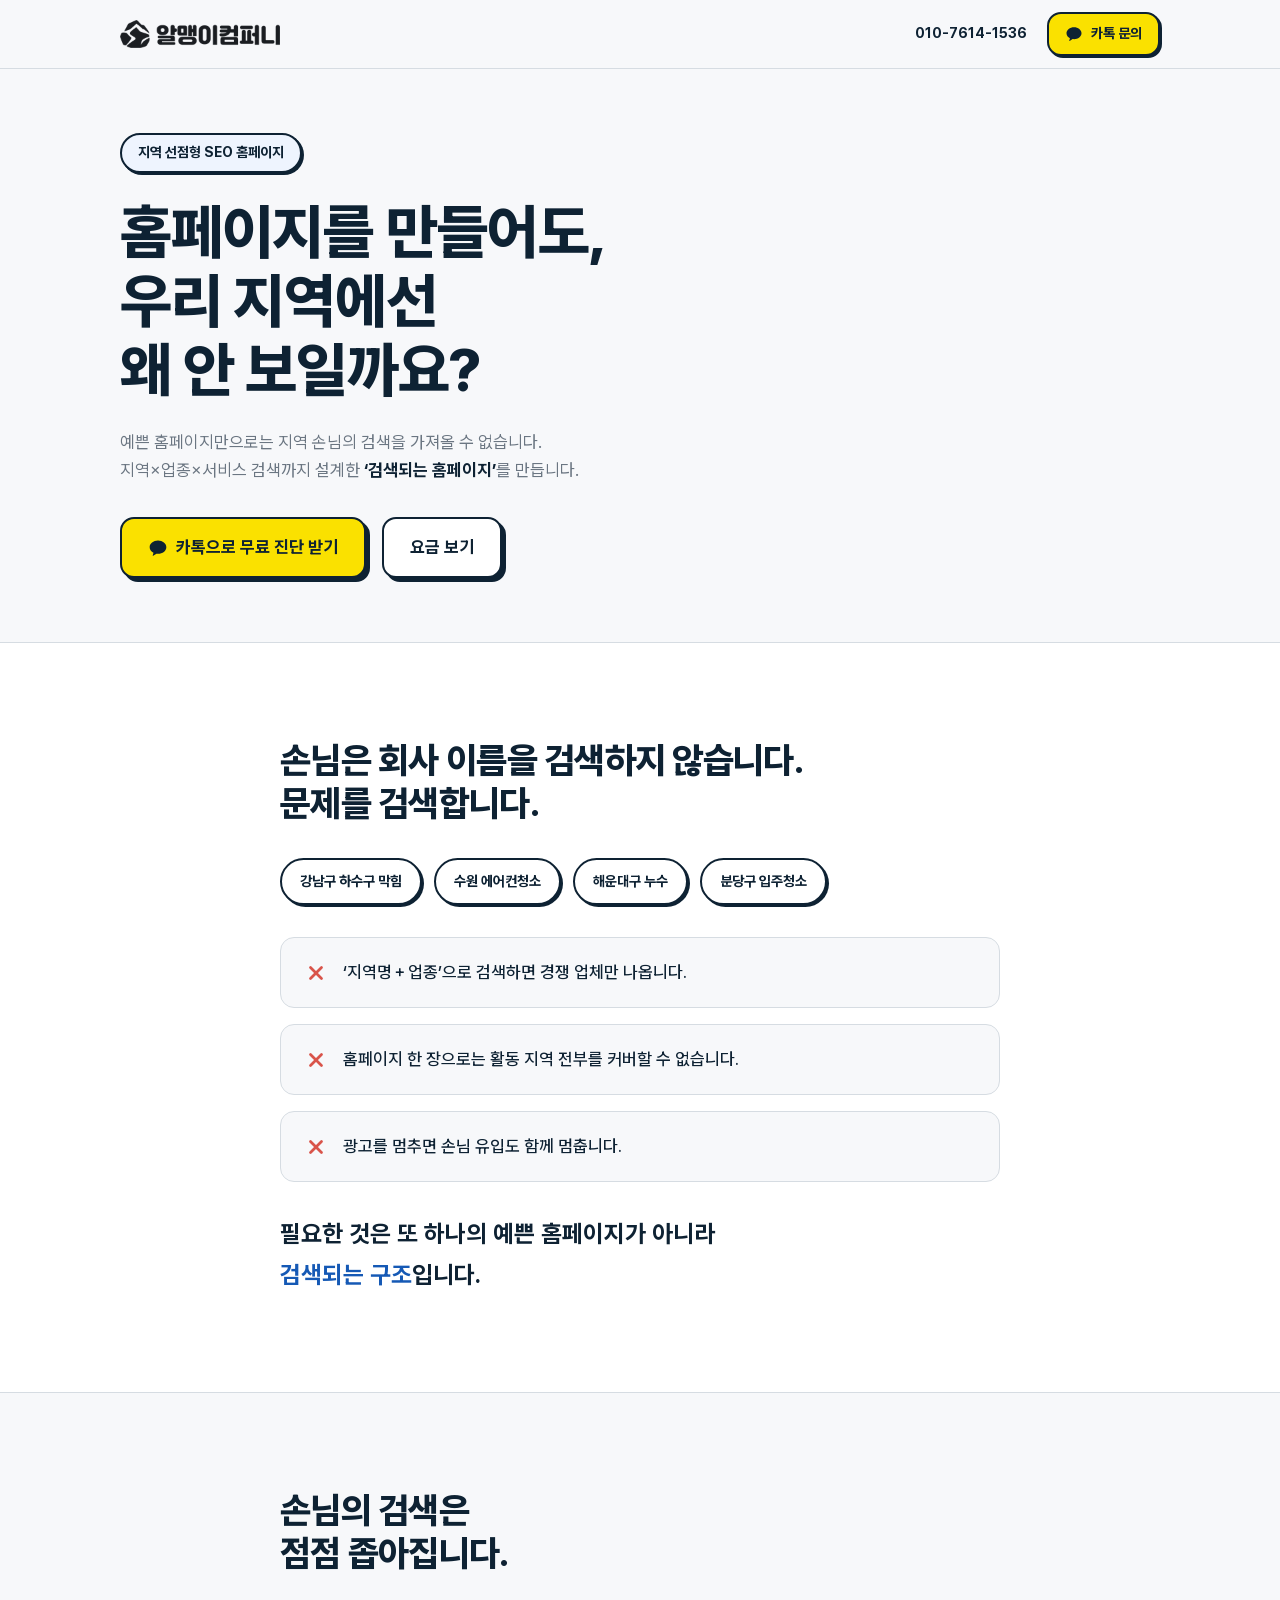
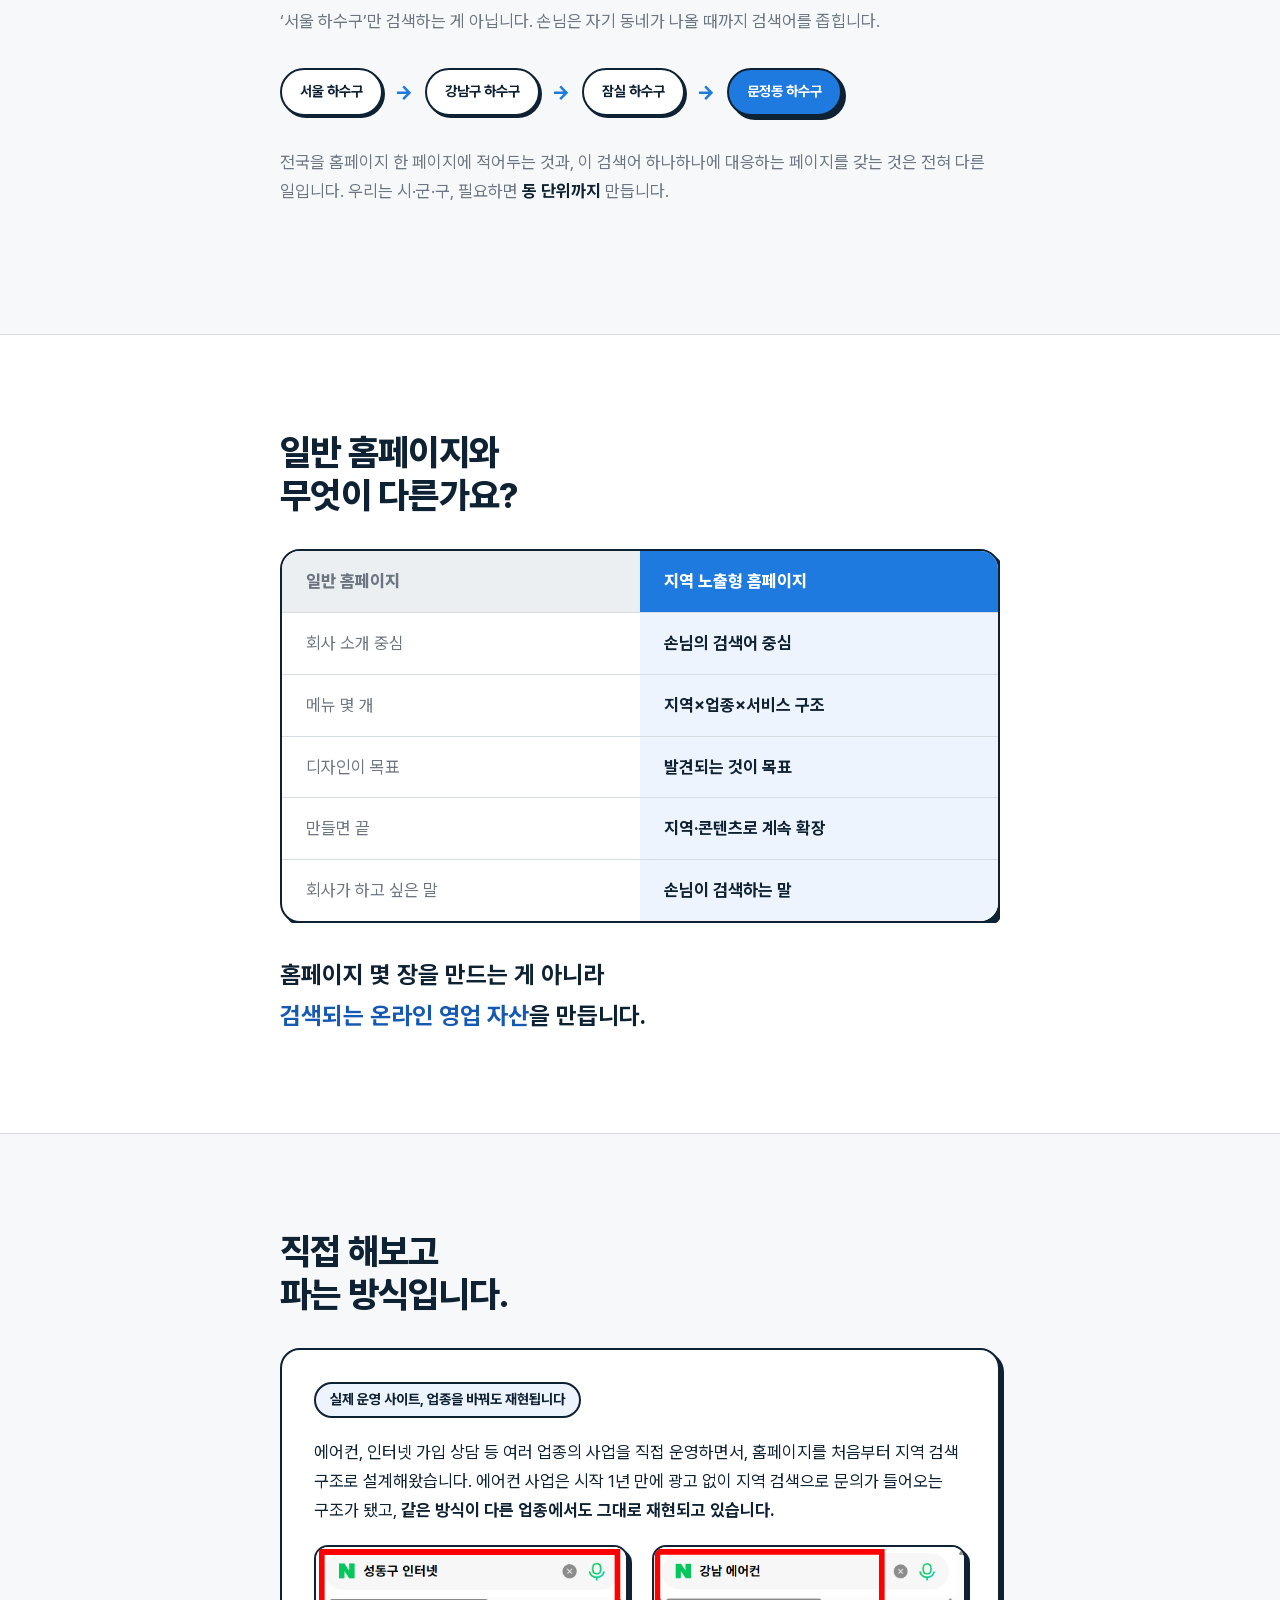
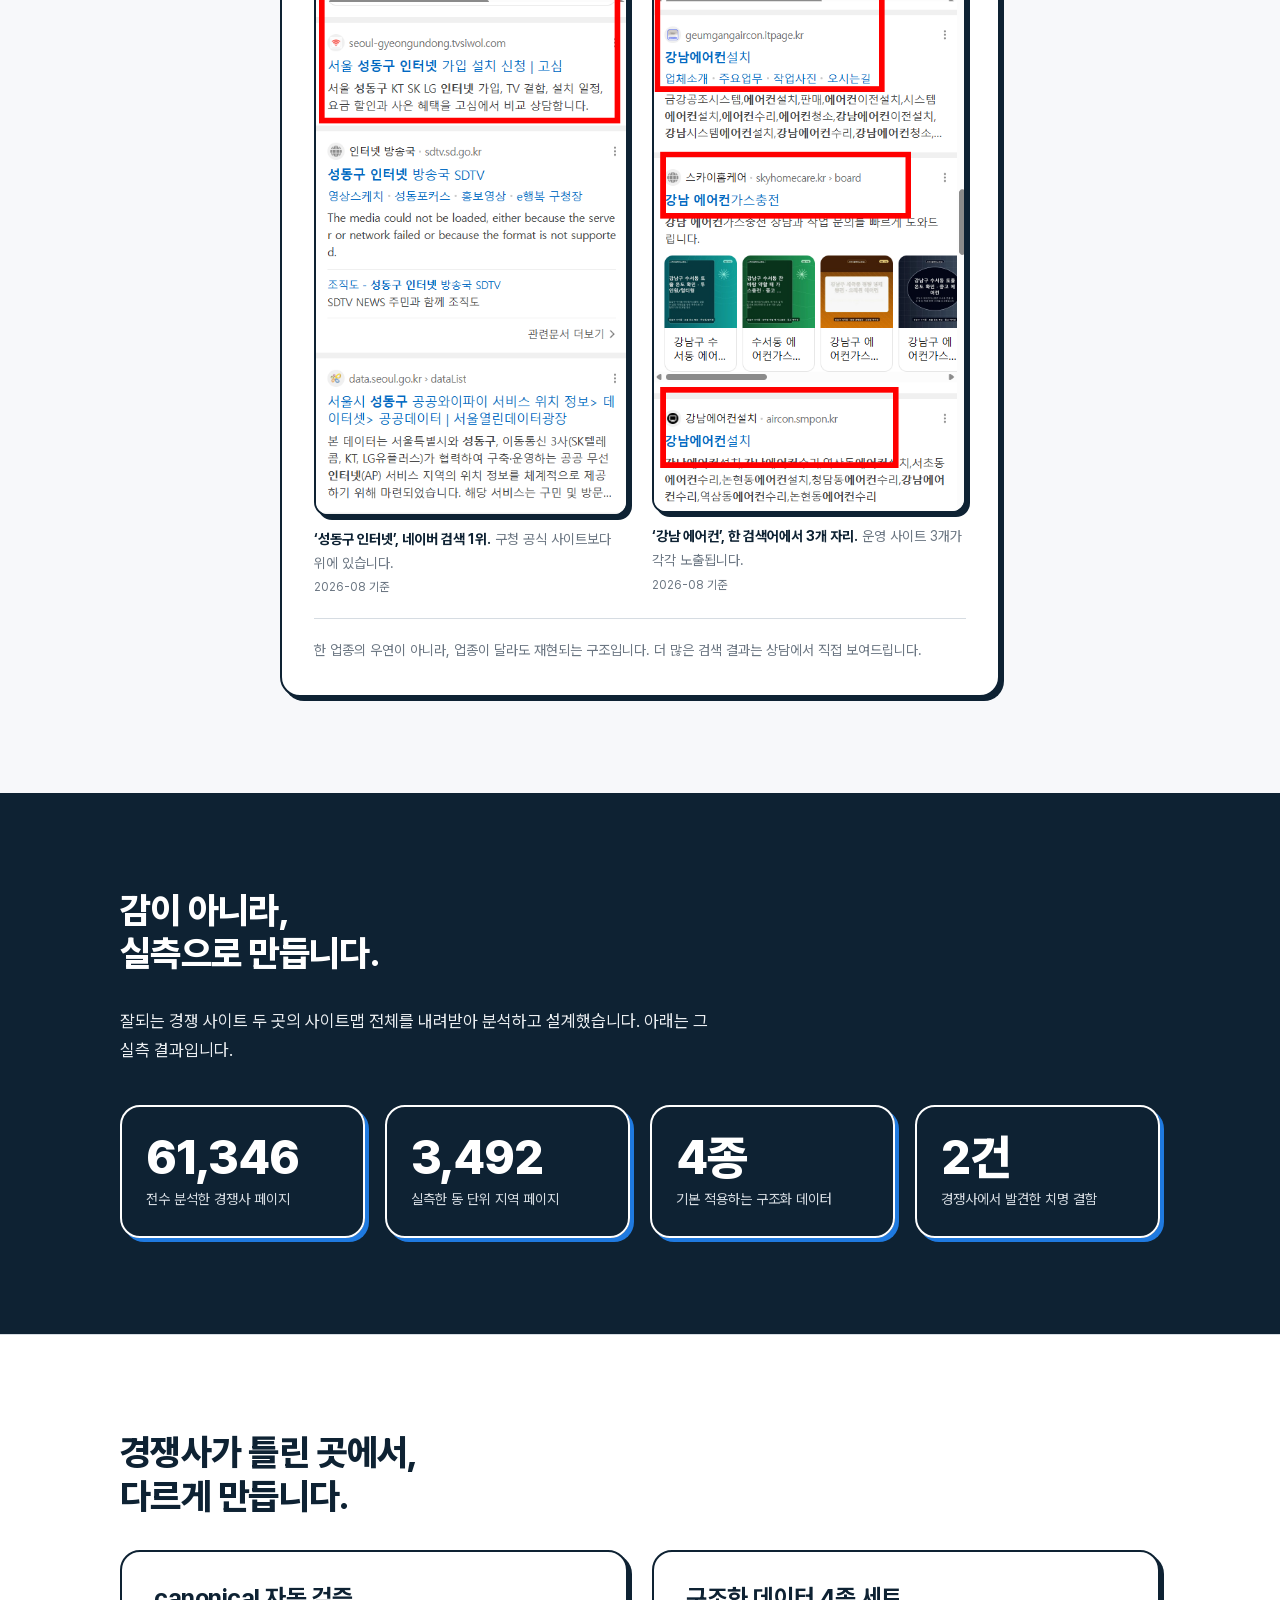
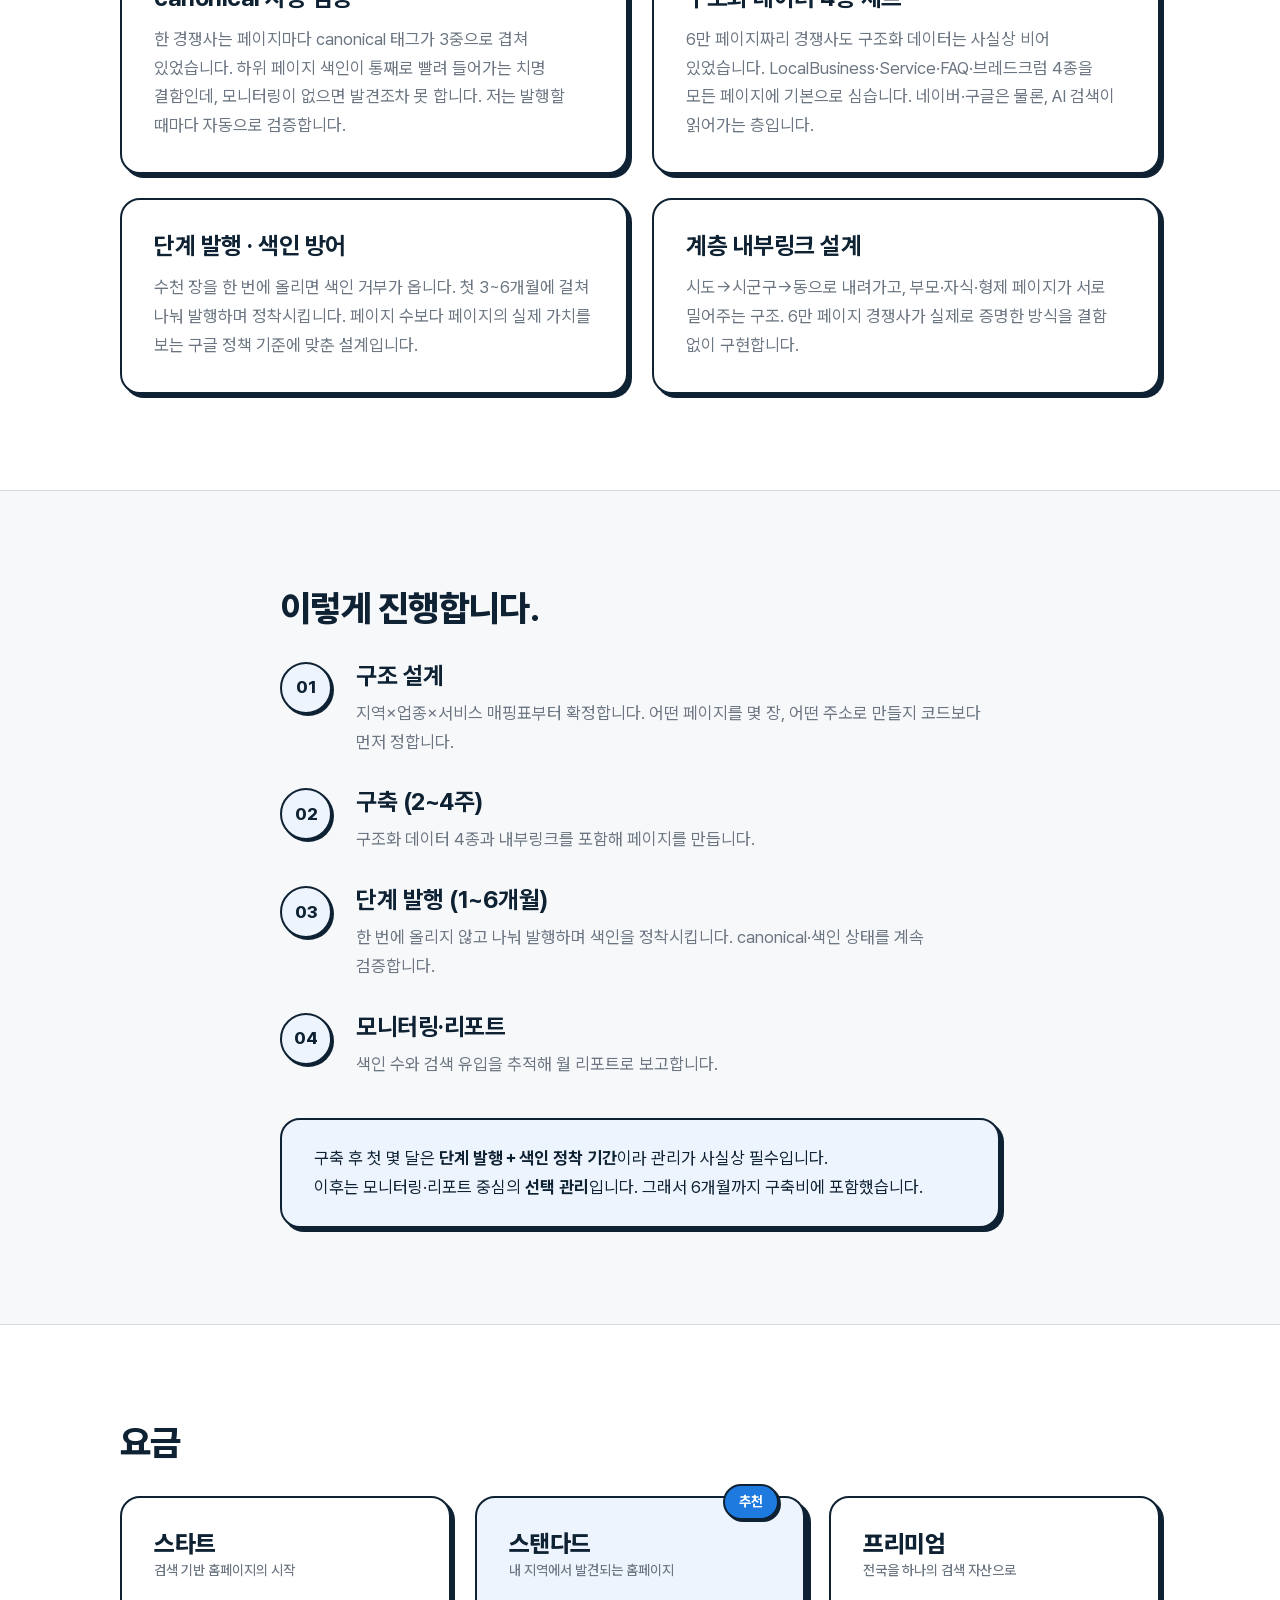
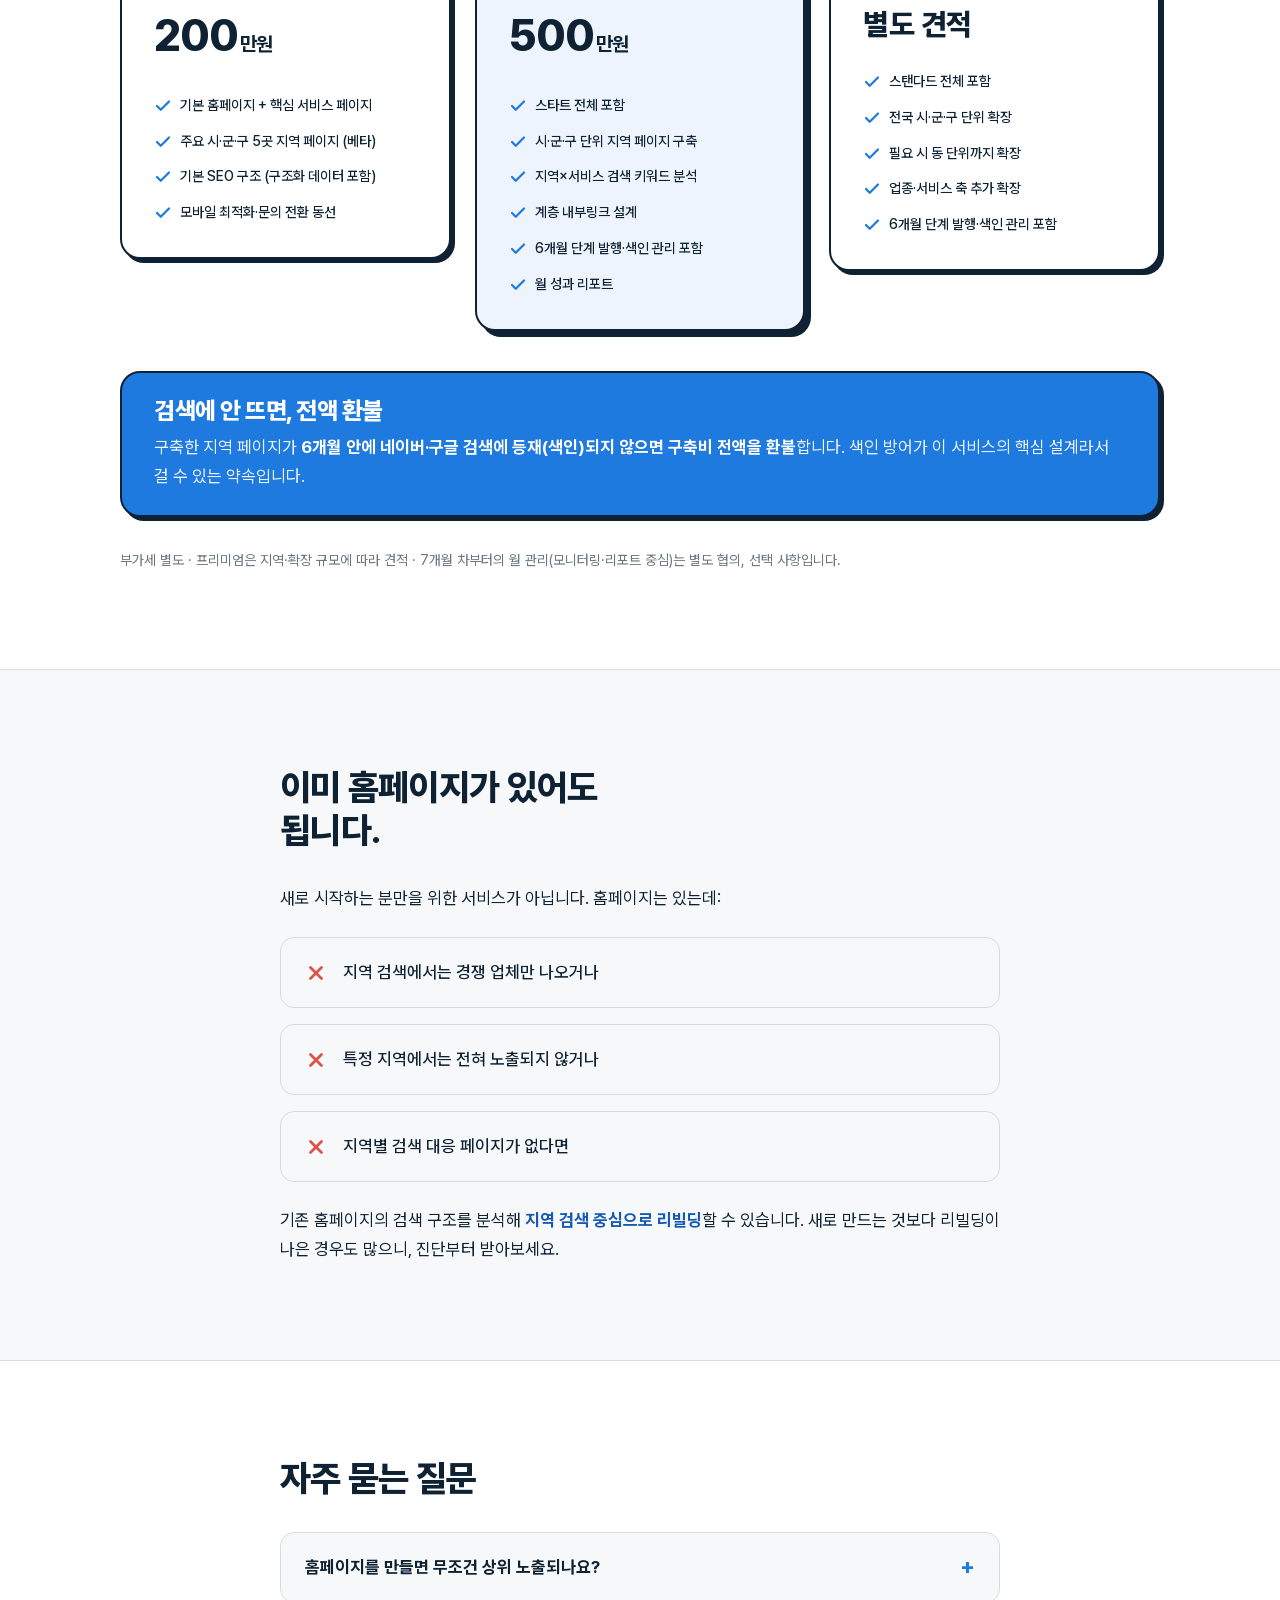
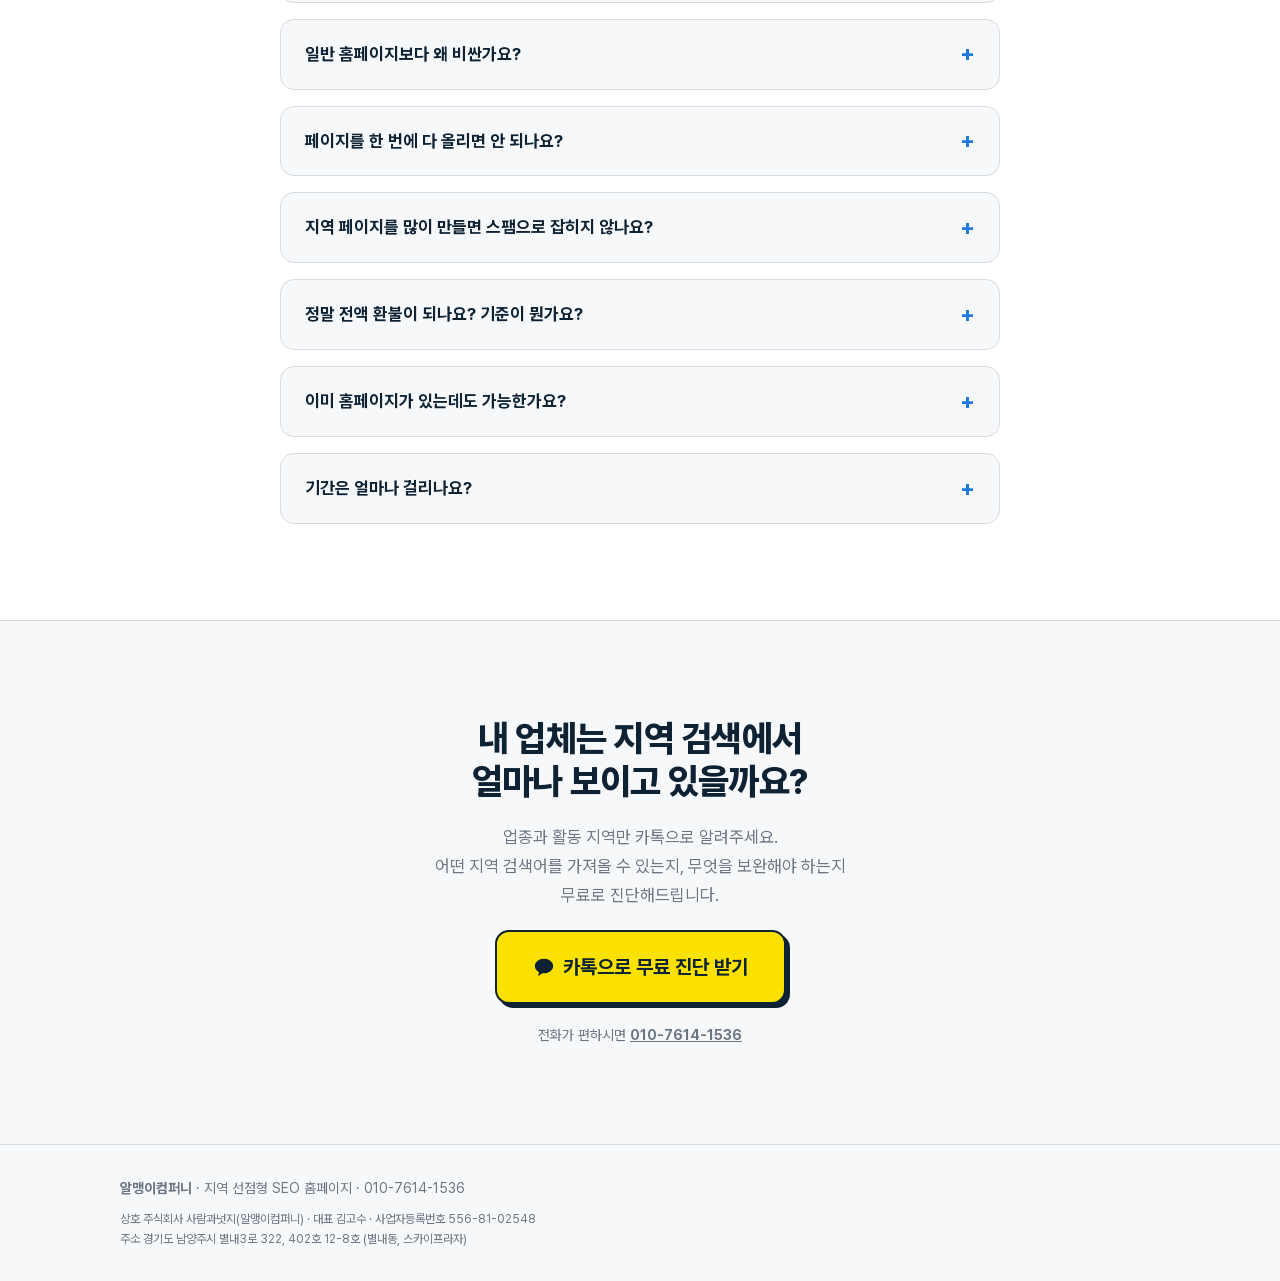
<file: seo-jiyeok/index.html>
<!DOCTYPE html>
<html lang="ko">
<head>
  <meta charset="UTF-8">
  <meta name="viewport" content="width=device-width, initial-scale=1.0">
  <title>지역 선점형 SEO 홈페이지 · 알맹이컴퍼니</title>
  <meta name="description" content="예쁜 홈페이지가 아니라 검색되는 홈페이지. 지역×업종×서비스 검색 구조까지 설계하는 지역 선점형 SEO 홈페이지. 카톡으로 무료 지역 검색 진단을 받아보세요.">
  <meta property="og:type" content="website">
  <meta property="og:title" content="지역 선점형 SEO 홈페이지 · 알맹이컴퍼니">
  <meta property="og:description" content="홈페이지를 만들어도 우리 지역에선 왜 안 보일까요? 지역 검색까지 설계한 ‘검색되는 홈페이지’를 만듭니다.">
  <meta property="og:locale" content="ko_KR">
  <meta property="og:url" content="https://rmeng2tv.github.io/proposals/seo-jiyeok/">
  <meta property="og:image" content="https://rmeng2tv.github.io/proposals/assets/img/og.png">
  <meta property="og:image:width" content="1200">
  <meta property="og:image:height" content="630">
  <link rel="canonical" href="https://rmeng2tv.github.io/proposals/seo-jiyeok/">
  <link rel="icon" type="image/png" sizes="32x32" href="../assets/img/favicon-32.png">
  <link rel="apple-touch-icon" href="../assets/img/apple-touch-icon.png">
  <link rel="stylesheet" href="../assets/css/style.css">
  <script type="application/ld+json">
  {
    "@context": "https://schema.org",
    "@type": "ProfessionalService",
    "name": "알맹이컴퍼니 · 지역 선점형 SEO 홈페이지",
    "description": "지역×업종×서비스 검색 구조까지 설계하는 홈페이지 제작 서비스. 구축비에 6개월 단계 발행·색인 관리 포함.",
    "telephone": "+82-10-7614-1536",
    "url": "https://rmeng2tv.github.io/proposals/seo-jiyeok/",
    "areaServed": "KR",
    "priceRange": "₩2,000,000 ~"
  }
  </script>
  <script type="application/ld+json">
  {
    "@context": "https://schema.org",
    "@type": "FAQPage",
    "mainEntity": [
      {
        "@type": "Question",
        "name": "홈페이지를 만들면 무조건 상위 노출되나요?",
        "acceptedAnswer": { "@type": "Answer", "text": "검색 순위는 여러 요소로 결정되기 때문에 특정 순위를 무조건 보장한다고 말하지 않습니다. 대신 손님이 실제로 검색하는 지역·업종·서비스 검색어를 분석하고, 거기에 맞는 페이지 구조와 콘텐츠를 설계합니다. 실제 성과는 상담에서 검색 결과와 함께 보여드립니다." }
      },
      {
        "@type": "Question",
        "name": "일반 홈페이지보다 왜 비싼가요?",
        "acceptedAnswer": { "@type": "Answer", "text": "일반 홈페이지는 만들고 끝나지만, 이 홈페이지는 지역마다 검색 입구를 만드는 작업입니다. 페이지 몇 장의 제작비가 아니라 지역별 검색 자산의 구축비라서 작업 범위 자체가 다릅니다." }
      },
      {
        "@type": "Question",
        "name": "페이지를 한 번에 다 올리면 안 되나요?",
        "acceptedAnswer": { "@type": "Answer", "text": "수백~수천 장을 한 번에 올리면 검색엔진이 색인을 거부할 위험이 큽니다. 그래서 첫 3~6개월에 걸쳐 나눠 발행하며 색인을 정착시킵니다. 구축비에 이 기간의 관리가 포함된 이유입니다." }
      },
      {
        "@type": "Question",
        "name": "지역 페이지를 많이 만들면 스팸으로 잡히지 않나요?",
        "acceptedAnswer": { "@type": "Answer", "text": "구글 정책의 기준은 페이지 수가 아니라 페이지의 실제 사용자 가치입니다. 페이지마다 지역 맞춤 내용과 구조화 데이터를 갖추고, 단계 발행으로 정착시키는 색인 방어 설계가 이 서비스의 핵심입니다." }
      },
      {
        "@type": "Question",
        "name": "정말 전액 환불이 되나요? 기준이 뭔가요?",
        "acceptedAnswer": { "@type": "Answer", "text": "네, 기준은 명확합니다. 구축한 지역 페이지가 6개월 안에 네이버·구글 검색에 등재(색인)되지 않으면 구축비 전액을 환불합니다. 특정 순위 도달은 환불 기준이 아니지만, '검색에 존재하게 만드는 것'은 저희가 통제하고 책임지는 영역이라 약속할 수 있습니다. 상세 조건은 계약서에 명시합니다." }
      },
      {
        "@type": "Question",
        "name": "이미 홈페이지가 있는데도 가능한가요?",
        "acceptedAnswer": { "@type": "Answer", "text": "가능합니다. 기존 홈페이지의 검색 구조를 먼저 분석하고, 지역 검색 중심으로 리빌딩이 필요한지부터 진단해드립니다. 새로 만드는 것보다 리빌딩이 나은 경우도 많습니다." }
      },
      {
        "@type": "Question",
        "name": "기간은 얼마나 걸리나요?",
        "acceptedAnswer": { "@type": "Answer", "text": "구조 설계와 구축에 2~4주, 이후 단계 발행과 색인 정착에 3~6개월이 걸립니다. 검색 노출은 통상 발행 후 2주 안팎부터 시작됩니다." }
      }
    ]
  }
  </script>
</head>
<body>

<header class="alm-header">
  <div class="alm-container alm-header__inner">
    <a class="alm-header__brand" href="#top">
      <img src="../assets/img/logo.png" alt="알맹이컴퍼니" width="160" height="28">
    </a>
    <div class="alm-header__actions">
      <a class="alm-header__tel" href="tel:01076141536">010-7614-1536</a>
      <a class="alm-btn alm-btn--kakao alm-btn--sm" href="https://pf.kakao.com/_epaxbn/chat" target="_blank" rel="noopener">
        <img src="../assets/icons/kakao.svg" alt="" width="18" height="18">
        카톡 문의
      </a>
    </div>
  </div>
</header>

<main id="top">

  <section class="alm-hero">
    <div class="alm-container alm-hero__grid">
      <div class="alm-hero__copy js-reveal">
        <p class="alm-pill">지역 선점형 SEO 홈페이지</p>
        <h1 class="alm-hero__title">홈페이지를 만들어도,<br>우리 지역에선<br>왜 안 보일까요?</h1>
        <p class="alm-hero__sub">예쁜 홈페이지만으로는 지역 손님의 검색을 가져올 수 없습니다.<br>지역×업종×서비스 검색까지 설계한 <strong>‘검색되는 홈페이지’</strong>를 만듭니다.</p>
        <div class="alm-hero__actions">
          <a class="alm-btn alm-btn--kakao" href="https://pf.kakao.com/_epaxbn/chat" target="_blank" rel="noopener">
            <img src="../assets/icons/kakao.svg" alt="" width="20" height="20">
            카톡으로 무료 진단 받기
          </a>
          <a class="alm-btn alm-btn--secondary" href="#pricing">요금 보기</a>
        </div>
      </div>
    </div>
  </section>

  <section class="alm-section alm-section--white">
    <div class="alm-container alm-narrow">
      <h2 class="alm-h2 js-reveal">손님은 회사 이름을 검색하지 않습니다.<br>문제를 검색합니다.</h2>
      <div class="alm-flow js-reveal">
        <span class="alm-chip">강남구 하수구 막힘</span>
        <span class="alm-chip">수원 에어컨청소</span>
        <span class="alm-chip">해운대구 누수</span>
        <span class="alm-chip">분당구 입주청소</span>
      </div>
      <ul class="alm-problem js-reveal">
        <li>
          <img src="../assets/icons/x.svg" alt="" width="22" height="22">
          <span>‘지역명＋업종’으로 검색하면 경쟁 업체만 나옵니다.</span>
        </li>
        <li>
          <img src="../assets/icons/x.svg" alt="" width="22" height="22">
          <span>홈페이지 한 장으로는 활동 지역 전부를 커버할 수 없습니다.</span>
        </li>
        <li>
          <img src="../assets/icons/x.svg" alt="" width="22" height="22">
          <span>광고를 멈추면 손님 유입도 함께 멈춥니다.</span>
        </li>
      </ul>
      <p class="alm-problem__punch js-reveal">필요한 것은 또 하나의 예쁜 홈페이지가 아니라<br><strong>검색되는 구조</strong>입니다.</p>
    </div>
  </section>

  <section class="alm-section">
    <div class="alm-container alm-narrow">
      <h2 class="alm-h2 js-reveal">손님의 검색은<br>점점 좁아집니다.</h2>
      <p class="alm-body-lead js-reveal">‘서울 하수구’만 검색하는 게 아닙니다. 손님은 자기 동네가 나올 때까지 검색어를 좁힙니다.</p>
      <div class="alm-flow alm-flow--steps js-reveal">
        <span class="alm-chip">서울 하수구</span>
        <span class="alm-flow__arrow">→</span>
        <span class="alm-chip">강남구 하수구</span>
        <span class="alm-flow__arrow">→</span>
        <span class="alm-chip">잠실 하수구</span>
        <span class="alm-flow__arrow">→</span>
        <span class="alm-chip alm-chip--accent">문정동 하수구</span>
      </div>
      <p class="alm-body-lead js-reveal">전국을 홈페이지 한 페이지에 적어두는 것과, 이 검색어 하나하나에 대응하는 페이지를 갖는 것은 전혀 다른 일입니다. 우리는 시·군·구, 필요하면 <strong>동 단위까지</strong> 만듭니다.</p>
    </div>
  </section>

  <section class="alm-section alm-section--white">
    <div class="alm-container alm-narrow">
      <h2 class="alm-h2 js-reveal">일반 홈페이지와<br>무엇이 다른가요?</h2>
      <div class="alm-compare js-reveal">
        <table>
          <thead>
            <tr>
              <th>일반 홈페이지</th>
              <th>지역 노출형 홈페이지</th>
            </tr>
          </thead>
          <tbody>
            <tr><td>회사 소개 중심</td><td>손님의 검색어 중심</td></tr>
            <tr><td>메뉴 몇 개</td><td>지역×업종×서비스 구조</td></tr>
            <tr><td>디자인이 목표</td><td>발견되는 것이 목표</td></tr>
            <tr><td>만들면 끝</td><td>지역·콘텐츠로 계속 확장</td></tr>
            <tr><td>회사가 하고 싶은 말</td><td>손님이 검색하는 말</td></tr>
          </tbody>
        </table>
      </div>
      <p class="alm-problem__punch js-reveal">홈페이지 몇 장을 만드는 게 아니라<br><strong>검색되는 온라인 영업 자산</strong>을 만듭니다.</p>
    </div>
  </section>

  <section class="alm-section">
    <div class="alm-container alm-narrow">
      <h2 class="alm-h2 js-reveal">직접 해보고<br>파는 방식입니다.</h2>
      <div class="alm-case js-reveal">
        <p class="alm-case__label">실제 운영 사이트, 업종을 바꿔도 재현됩니다</p>
        <p>에어컨, 인터넷 가입 상담 등 여러 업종의 사업을 직접 운영하면서, 홈페이지를 처음부터 지역 검색 구조로 설계해왔습니다. 에어컨 사업은 시작 1년 만에 광고 없이 지역 검색으로 문의가 들어오는 구조가 됐고, <strong>같은 방식이 다른 업종에서도 그대로 재현되고 있습니다.</strong></p>
        <div class="alm-case__proofs">
          <figure>
            <img src="../assets/img/case/case-internet.png" alt="네이버에서 ‘성동구 인터넷’ 검색 시 최상단에 노출된 운영 사이트 캡처" width="434" height="794" loading="lazy">
            <figcaption><strong>‘성동구 인터넷’, 네이버 검색 1위.</strong> 구청 공식 사이트보다 위에 있습니다. <span>2026-08 기준</span></figcaption>
          </figure>
          <figure>
            <img src="../assets/img/case/case-aircon.png" alt="네이버에서 ‘강남 에어컨’ 검색 시 세 자리에 노출된 운영 사이트들 캡처" width="445" height="810" loading="lazy">
            <figcaption><strong>‘강남 에어컨’, 한 검색어에서 3개 자리.</strong> 운영 사이트 3개가 각각 노출됩니다. <span>2026-08 기준</span></figcaption>
          </figure>
        </div>
        <p class="alm-case__note">한 업종의 우연이 아니라, 업종이 달라도 재현되는 구조입니다. 더 많은 검색 결과는 상담에서 직접 보여드립니다.</p>
      </div>
    </div>
  </section>

  <section class="alm-section alm-section--ink">
    <div class="alm-container">
      <h2 class="alm-h2 js-reveal">감이 아니라,<br>실측으로 만듭니다.</h2>
      <p class="alm-lead js-reveal">잘되는 경쟁 사이트 두 곳의 사이트맵 전체를 내려받아 분석하고 설계했습니다. 아래는 그 실측 결과입니다.</p>
      <div class="alm-stats js-reveal">
        <div class="alm-stat">
          <strong>61,346</strong>
          <span>전수 분석한 경쟁사 페이지</span>
        </div>
        <div class="alm-stat">
          <strong>3,492</strong>
          <span>실측한 동 단위 지역 페이지</span>
        </div>
        <div class="alm-stat">
          <strong>4종</strong>
          <span>기본 적용하는 구조화 데이터</span>
        </div>
        <div class="alm-stat">
          <strong>2건</strong>
          <span>경쟁사에서 발견한 치명 결함</span>
        </div>
      </div>
    </div>
  </section>

  <section class="alm-section alm-section--white">
    <div class="alm-container">
      <h2 class="alm-h2 js-reveal">경쟁사가 틀린 곳에서,<br>다르게 만듭니다.</h2>
      <div class="alm-cards">
        <article class="alm-card js-reveal">
          <h3>canonical 자동 검증</h3>
          <p>한 경쟁사는 페이지마다 canonical 태그가 3중으로 겹쳐 있었습니다. 하위 페이지 색인이 통째로 빨려 들어가는 치명 결함인데, 모니터링이 없으면 발견조차 못 합니다. 저는 발행할 때마다 자동으로 검증합니다.</p>
        </article>
        <article class="alm-card js-reveal">
          <h3>구조화 데이터 4종 세트</h3>
          <p>6만 페이지짜리 경쟁사도 구조화 데이터는 사실상 비어 있었습니다. LocalBusiness·Service·FAQ·브레드크럼 4종을 모든 페이지에 기본으로 심습니다. 네이버·구글은 물론, AI 검색이 읽어가는 층입니다.</p>
        </article>
        <article class="alm-card js-reveal">
          <h3>단계 발행 · 색인 방어</h3>
          <p>수천 장을 한 번에 올리면 색인 거부가 옵니다. 첫 3~6개월에 걸쳐 나눠 발행하며 정착시킵니다. 페이지 수보다 페이지의 실제 가치를 보는 구글 정책 기준에 맞춘 설계입니다.</p>
        </article>
        <article class="alm-card js-reveal">
          <h3>계층 내부링크 설계</h3>
          <p>시도→시군구→동으로 내려가고, 부모·자식·형제 페이지가 서로 밀어주는 구조. 6만 페이지 경쟁사가 실제로 증명한 방식을 결함 없이 구현합니다.</p>
        </article>
      </div>
    </div>
  </section>

  <section class="alm-section">
    <div class="alm-container alm-narrow">
      <h2 class="alm-h2 js-reveal">이렇게 진행합니다.</h2>
      <ol class="alm-steps">
        <li class="js-reveal">
          <span class="alm-steps__num">01</span>
          <div>
            <h3>구조 설계</h3>
            <p>지역×업종×서비스 매핑표부터 확정합니다. 어떤 페이지를 몇 장, 어떤 주소로 만들지 코드보다 먼저 정합니다.</p>
          </div>
        </li>
        <li class="js-reveal">
          <span class="alm-steps__num">02</span>
          <div>
            <h3>구축 (2~4주)</h3>
            <p>구조화 데이터 4종과 내부링크를 포함해 페이지를 만듭니다.</p>
          </div>
        </li>
        <li class="js-reveal">
          <span class="alm-steps__num">03</span>
          <div>
            <h3>단계 발행 (1~6개월)</h3>
            <p>한 번에 올리지 않고 나눠 발행하며 색인을 정착시킵니다. canonical·색인 상태를 계속 검증합니다.</p>
          </div>
        </li>
        <li class="js-reveal">
          <span class="alm-steps__num">04</span>
          <div>
            <h3>모니터링·리포트</h3>
            <p>색인 수와 검색 유입을 추적해 월 리포트로 보고합니다.</p>
          </div>
        </li>
      </ol>
      <div class="alm-callout js-reveal">
        <p>구축 후 첫 몇 달은 <strong>단계 발행＋색인 정착 기간</strong>이라 관리가 사실상 필수입니다.<br>이후는 모니터링·리포트 중심의 <strong>선택 관리</strong>입니다. 그래서 6개월까지 구축비에 포함했습니다.</p>
      </div>
    </div>
  </section>

  <section class="alm-section alm-section--white" id="pricing">
    <div class="alm-container">
      <h2 class="alm-h2 js-reveal">요금</h2>
      <div class="alm-pricing">
        <article class="alm-price-card js-reveal">
          <h3>스타트</h3>
          <p class="alm-price-card__tag">검색 기반 홈페이지의 시작</p>
          <p class="alm-price-card__price">200<span>만원</span></p>
          <ul>
            <li><img src="../assets/icons/check.svg" alt="" width="18" height="18">기본 홈페이지 + 핵심 서비스 페이지</li>
            <li><img src="../assets/icons/check.svg" alt="" width="18" height="18">주요 시·군·구 5곳 지역 페이지 (베타)</li>
            <li><img src="../assets/icons/check.svg" alt="" width="18" height="18">기본 SEO 구조 (구조화 데이터 포함)</li>
            <li><img src="../assets/icons/check.svg" alt="" width="18" height="18">모바일 최적화·문의 전환 동선</li>
          </ul>
        </article>
        <article class="alm-price-card alm-price-card--featured js-reveal">
          <span class="alm-badge">추천</span>
          <h3>스탠다드</h3>
          <p class="alm-price-card__tag">내 지역에서 발견되는 홈페이지</p>
          <p class="alm-price-card__price">500<span>만원</span></p>
          <ul>
            <li><img src="../assets/icons/check.svg" alt="" width="18" height="18">스타트 전체 포함</li>
            <li><img src="../assets/icons/check.svg" alt="" width="18" height="18">시·군·구 단위 지역 페이지 구축</li>
            <li><img src="../assets/icons/check.svg" alt="" width="18" height="18">지역×서비스 검색 키워드 분석</li>
            <li><img src="../assets/icons/check.svg" alt="" width="18" height="18">계층 내부링크 설계</li>
            <li><img src="../assets/icons/check.svg" alt="" width="18" height="18">6개월 단계 발행·색인 관리 포함</li>
            <li><img src="../assets/icons/check.svg" alt="" width="18" height="18">월 성과 리포트</li>
          </ul>
        </article>
        <article class="alm-price-card js-reveal">
          <h3>프리미엄</h3>
          <p class="alm-price-card__tag">전국을 하나의 검색 자산으로</p>
          <p class="alm-price-card__price alm-price-card__price--text">별도 견적</p>
          <ul>
            <li><img src="../assets/icons/check.svg" alt="" width="18" height="18">스탠다드 전체 포함</li>
            <li><img src="../assets/icons/check.svg" alt="" width="18" height="18">전국 시·군·구 단위 확장</li>
            <li><img src="../assets/icons/check.svg" alt="" width="18" height="18">필요 시 동 단위까지 확장</li>
            <li><img src="../assets/icons/check.svg" alt="" width="18" height="18">업종·서비스 축 추가 확장</li>
            <li><img src="../assets/icons/check.svg" alt="" width="18" height="18">6개월 단계 발행·색인 관리 포함</li>
          </ul>
        </article>
      </div>
      <div class="alm-guarantee js-reveal">
        <h3>검색에 안 뜨면, 전액 환불</h3>
        <p>구축한 지역 페이지가 <strong>6개월 안에 네이버·구글 검색에 등재(색인)되지 않으면 구축비 전액을 환불</strong>합니다. 색인 방어가 이 서비스의 핵심 설계라서 걸 수 있는 약속입니다.</p>
      </div>
      <p class="alm-pricing__note js-reveal">부가세 별도 · 프리미엄은 지역·확장 규모에 따라 견적 · 7개월 차부터의 월 관리(모니터링·리포트 중심)는 별도 협의, 선택 사항입니다.</p>
    </div>
  </section>

  <section class="alm-section">
    <div class="alm-container alm-narrow">
      <h2 class="alm-h2 js-reveal">이미 홈페이지가 있어도<br>됩니다.</h2>
      <div class="alm-rebuild js-reveal">
        <p>새로 시작하는 분만을 위한 서비스가 아닙니다. 홈페이지는 있는데:</p>
        <ul class="alm-problem">
          <li><img src="../assets/icons/x.svg" alt="" width="22" height="22"><span>지역 검색에서는 경쟁 업체만 나오거나</span></li>
          <li><img src="../assets/icons/x.svg" alt="" width="22" height="22"><span>특정 지역에서는 전혀 노출되지 않거나</span></li>
          <li><img src="../assets/icons/x.svg" alt="" width="22" height="22"><span>지역별 검색 대응 페이지가 없다면</span></li>
        </ul>
        <p>기존 홈페이지의 검색 구조를 분석해 <strong>지역 검색 중심으로 리빌딩</strong>할 수 있습니다. 새로 만드는 것보다 리빌딩이 나은 경우도 많으니, 진단부터 받아보세요.</p>
      </div>
    </div>
  </section>

  <section class="alm-section alm-section--white">
    <div class="alm-container alm-narrow">
      <h2 class="alm-h2 js-reveal">자주 묻는 질문</h2>
      <div class="alm-faq js-reveal">
        <details>
          <summary>홈페이지를 만들면 무조건 상위 노출되나요?</summary>
          <p>검색 순위는 여러 요소로 결정되기 때문에 특정 순위를 무조건 보장한다고 말하지 않습니다. 대신 손님이 실제로 검색하는 지역·업종·서비스 검색어를 분석하고, 거기에 맞는 페이지 구조와 콘텐츠를 설계합니다. 실제 성과는 상담에서 검색 결과와 함께 보여드립니다.</p>
        </details>
        <details>
          <summary>일반 홈페이지보다 왜 비싼가요?</summary>
          <p>일반 홈페이지는 만들고 끝나지만, 이 홈페이지는 지역마다 검색 입구를 만드는 작업입니다. 페이지 몇 장의 제작비가 아니라 지역별 검색 자산의 구축비라서 작업 범위 자체가 다릅니다.</p>
        </details>
        <details>
          <summary>페이지를 한 번에 다 올리면 안 되나요?</summary>
          <p>수백~수천 장을 한 번에 올리면 검색엔진이 색인을 거부할 위험이 큽니다. 그래서 첫 3~6개월에 걸쳐 나눠 발행하며 색인을 정착시킵니다. 구축비에 이 기간의 관리가 포함된 이유입니다.</p>
        </details>
        <details>
          <summary>지역 페이지를 많이 만들면 스팸으로 잡히지 않나요?</summary>
          <p>구글 정책의 기준은 페이지 수가 아니라 페이지의 실제 사용자 가치입니다. 페이지마다 지역 맞춤 내용과 구조화 데이터를 갖추고, 단계 발행으로 정착시키는 색인 방어 설계가 이 서비스의 핵심입니다.</p>
        </details>
        <details>
          <summary>정말 전액 환불이 되나요? 기준이 뭔가요?</summary>
          <p>네, 기준은 명확합니다. 구축한 지역 페이지가 6개월 안에 네이버·구글 검색에 등재(색인)되지 않으면 구축비 전액을 환불합니다. 특정 순위 도달은 환불 기준이 아니지만, ‘검색에 존재하게 만드는 것’은 저희가 통제하고 책임지는 영역이라 약속할 수 있습니다. 상세 조건은 계약서에 명시합니다.</p>
        </details>
        <details>
          <summary>이미 홈페이지가 있는데도 가능한가요?</summary>
          <p>가능합니다. 기존 홈페이지의 검색 구조를 먼저 분석하고, 지역 검색 중심으로 리빌딩이 필요한지부터 진단해드립니다. 새로 만드는 것보다 리빌딩이 나은 경우도 많습니다.</p>
        </details>
        <details>
          <summary>기간은 얼마나 걸리나요?</summary>
          <p>구조 설계와 구축에 2~4주, 이후 단계 발행과 색인 정착에 3~6개월이 걸립니다. 검색 노출은 통상 발행 후 2주 안팎부터 시작됩니다.</p>
        </details>
      </div>
    </div>
  </section>

  <section class="alm-section alm-cta">
    <div class="alm-container alm-cta__inner js-reveal">
      <h2 class="alm-h2">내 업체는 지역 검색에서<br>얼마나 보이고 있을까요?</h2>
      <p>업종과 활동 지역만 카톡으로 알려주세요.<br>어떤 지역 검색어를 가져올 수 있는지, 무엇을 보완해야 하는지<br>무료로 진단해드립니다.</p>
      <a class="alm-btn alm-btn--kakao alm-btn--lg" href="https://pf.kakao.com/_epaxbn/chat" target="_blank" rel="noopener">
        <img src="../assets/icons/kakao.svg" alt="" width="22" height="22">
        카톡으로 무료 진단 받기
      </a>
      <p class="alm-cta__small">전화가 편하시면 <a href="tel:01076141536">010-7614-1536</a></p>
    </div>
  </section>

</main>

<footer class="alm-footer">
  <div class="alm-container alm-footer__inner">
    <p><strong>알맹이컴퍼니</strong> · 지역 선점형 SEO 홈페이지 · 010-7614-1536</p>
    <p class="alm-footer__biz">상호 주식회사 사람과넛지(알맹이컴퍼니) · 대표 김고수 · 사업자등록번호 556-81-02548<br>주소 경기도 남양주시 별내3로 322, 402호 12-8호 (별내동, 스카이프라자)</p>
  </div>
</footer>

<div class="alm-callbar">
  <a class="alm-callbar__kakao" href="https://pf.kakao.com/_epaxbn/chat" target="_blank" rel="noopener">
    <img src="../assets/icons/kakao.svg" alt="" width="20" height="20">
    카톡 무료 진단
  </a>
  <a class="alm-callbar__tel" href="tel:01076141536" aria-label="전화 걸기">
    <img src="../assets/icons/phone-white.svg" alt="" width="20" height="20">
  </a>
</div>

<script src="../assets/js/main.js"></script>
</body>
</html>
</file>
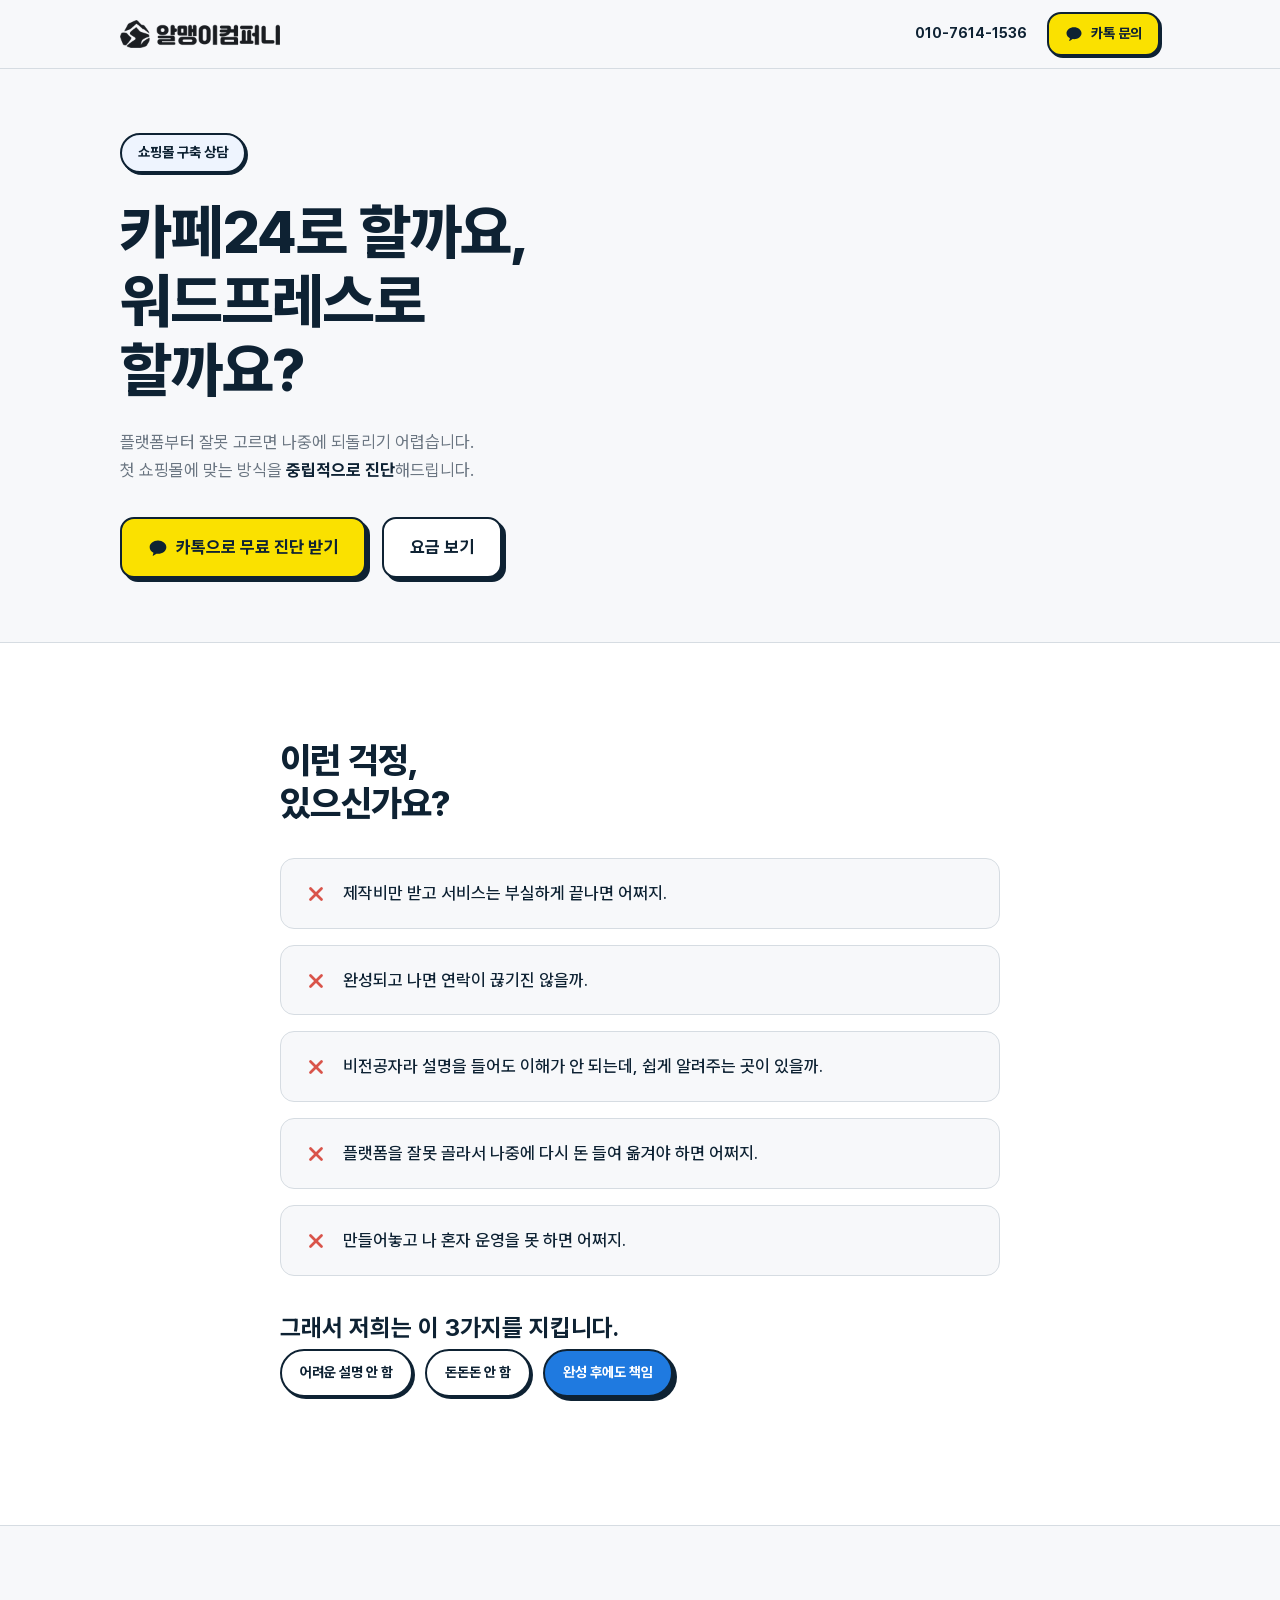
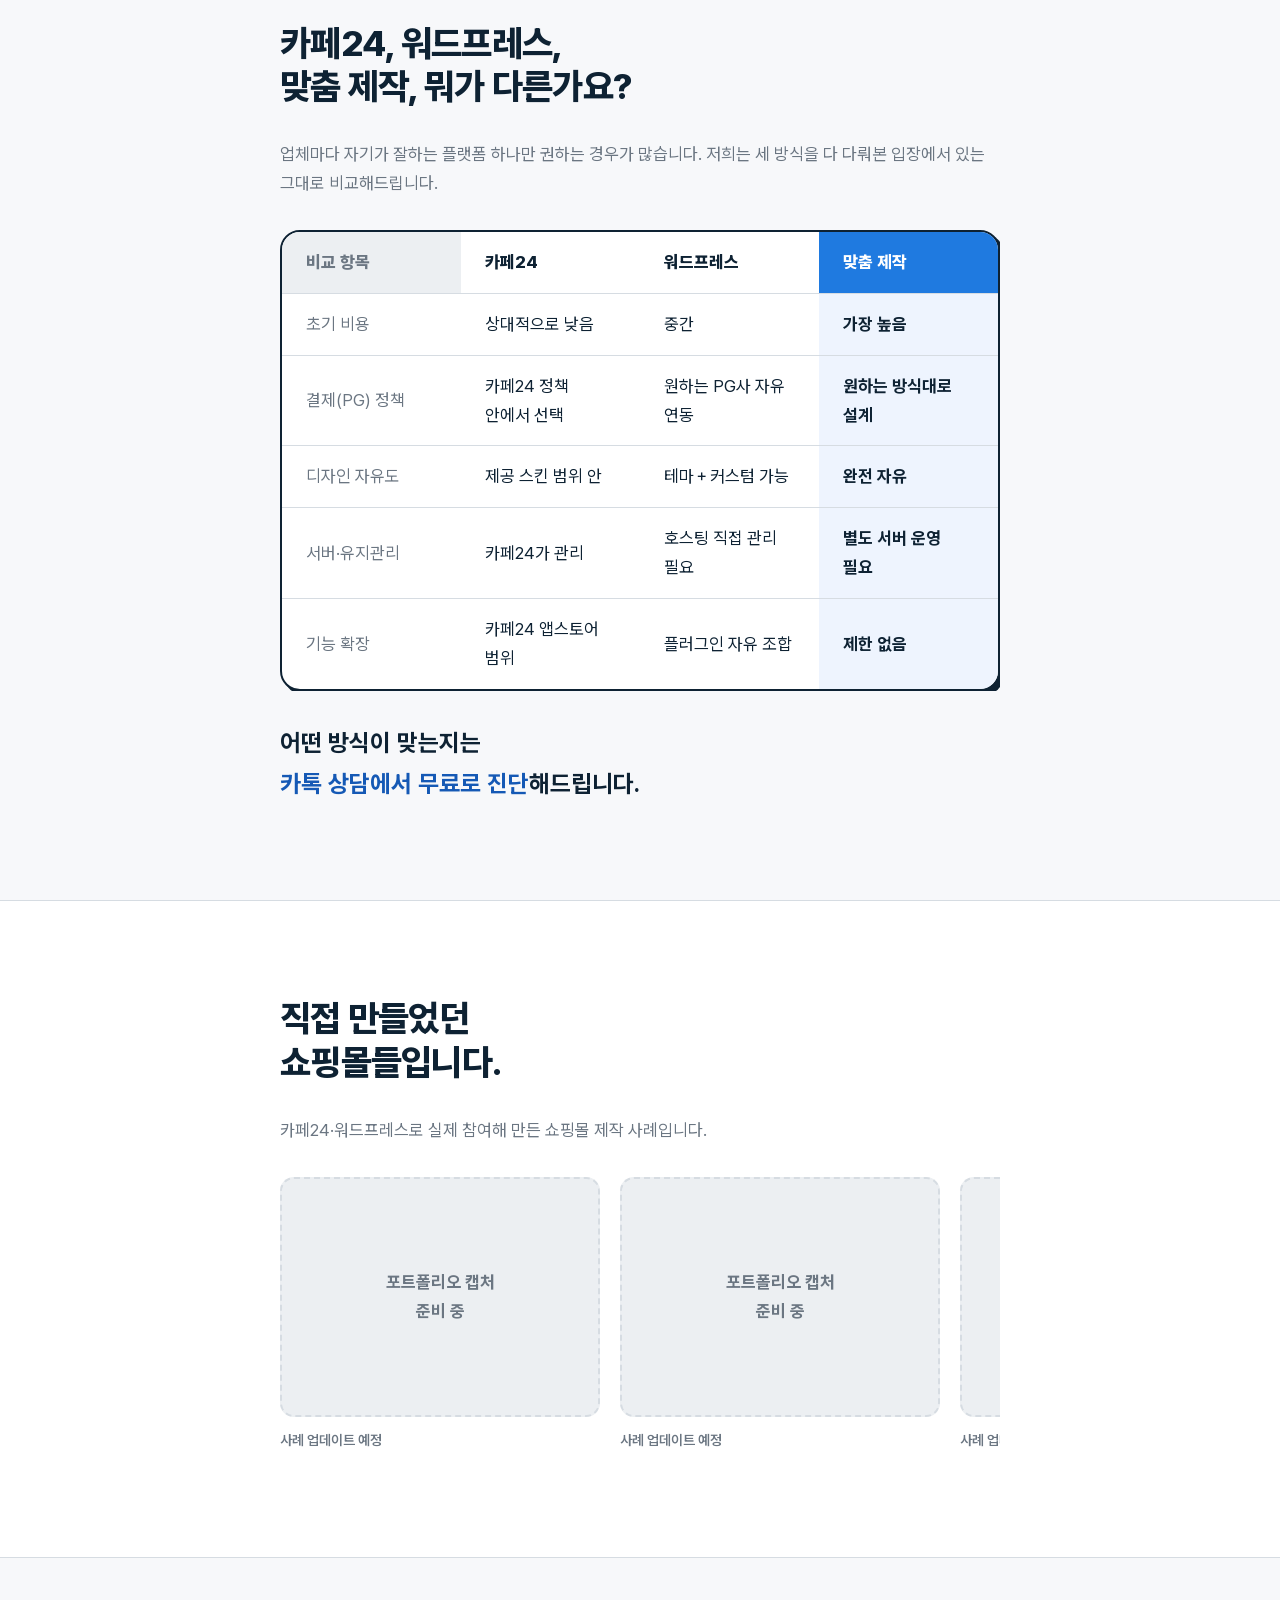
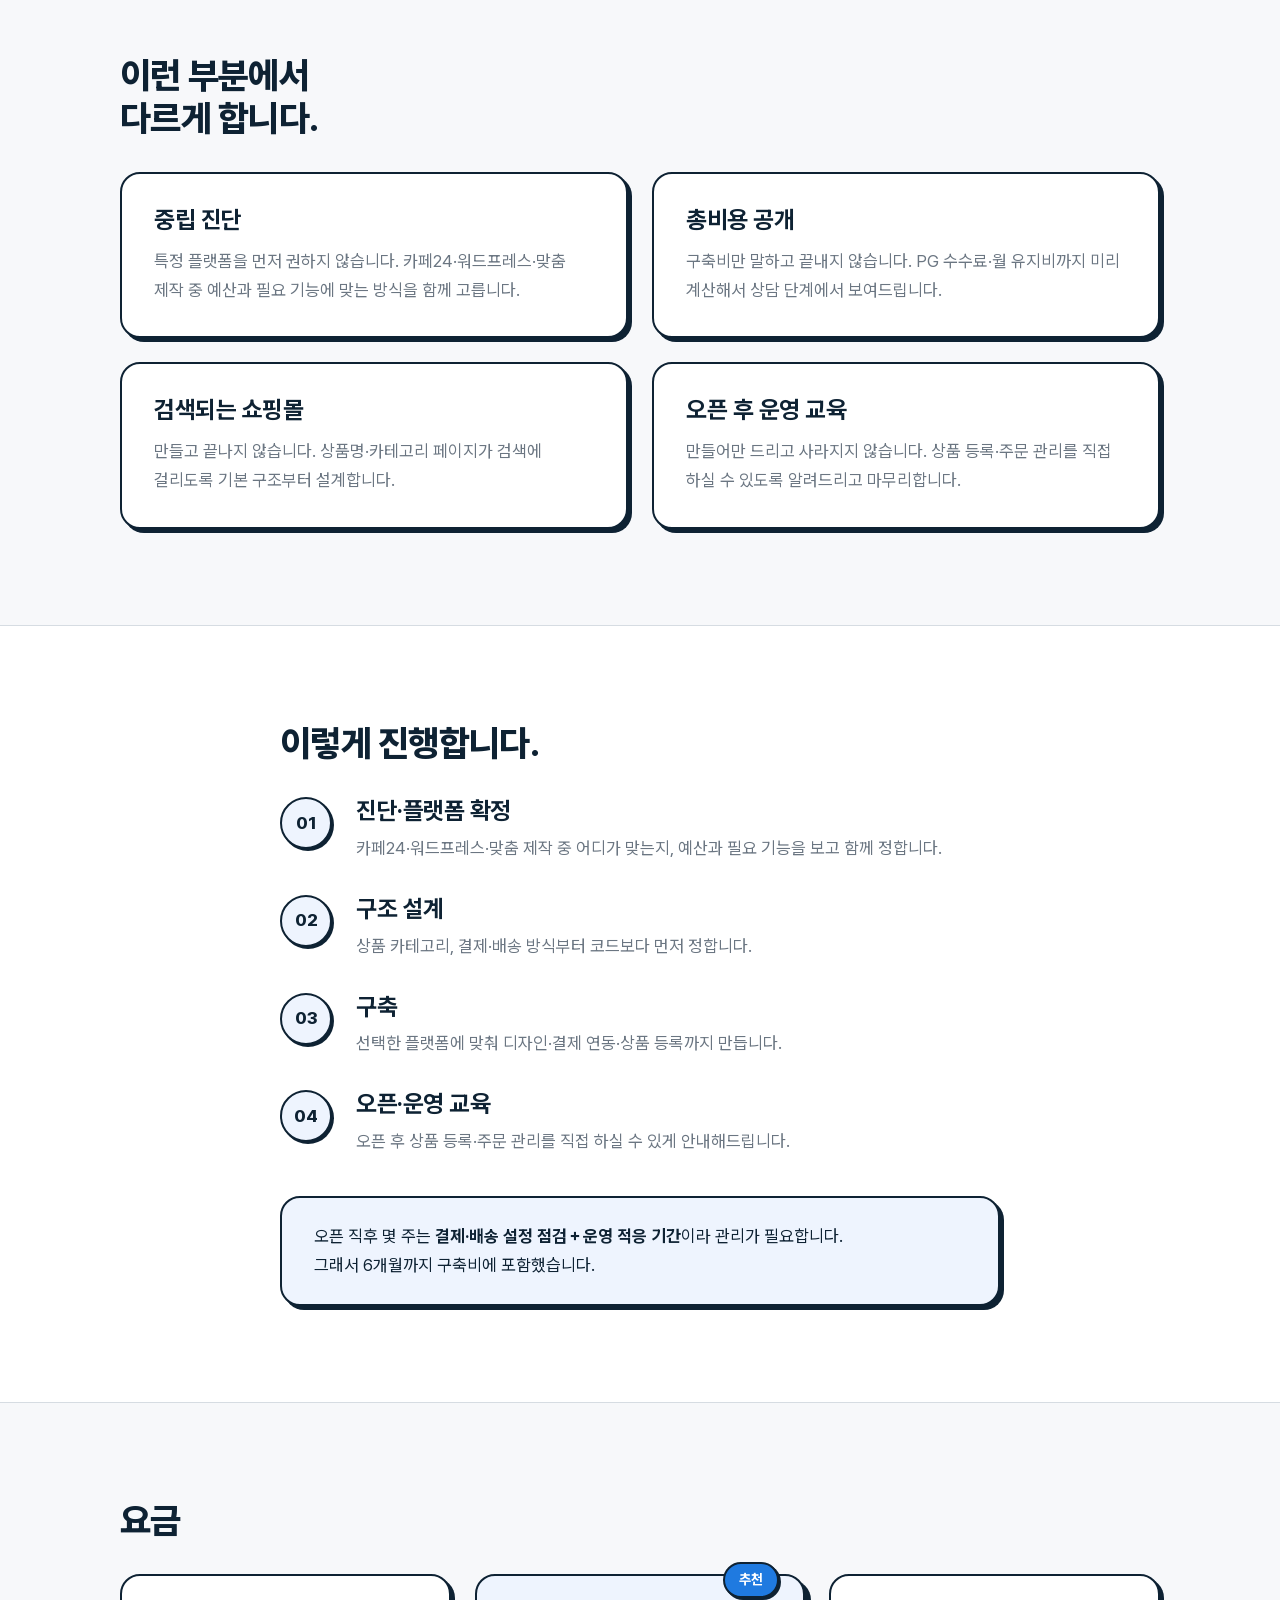
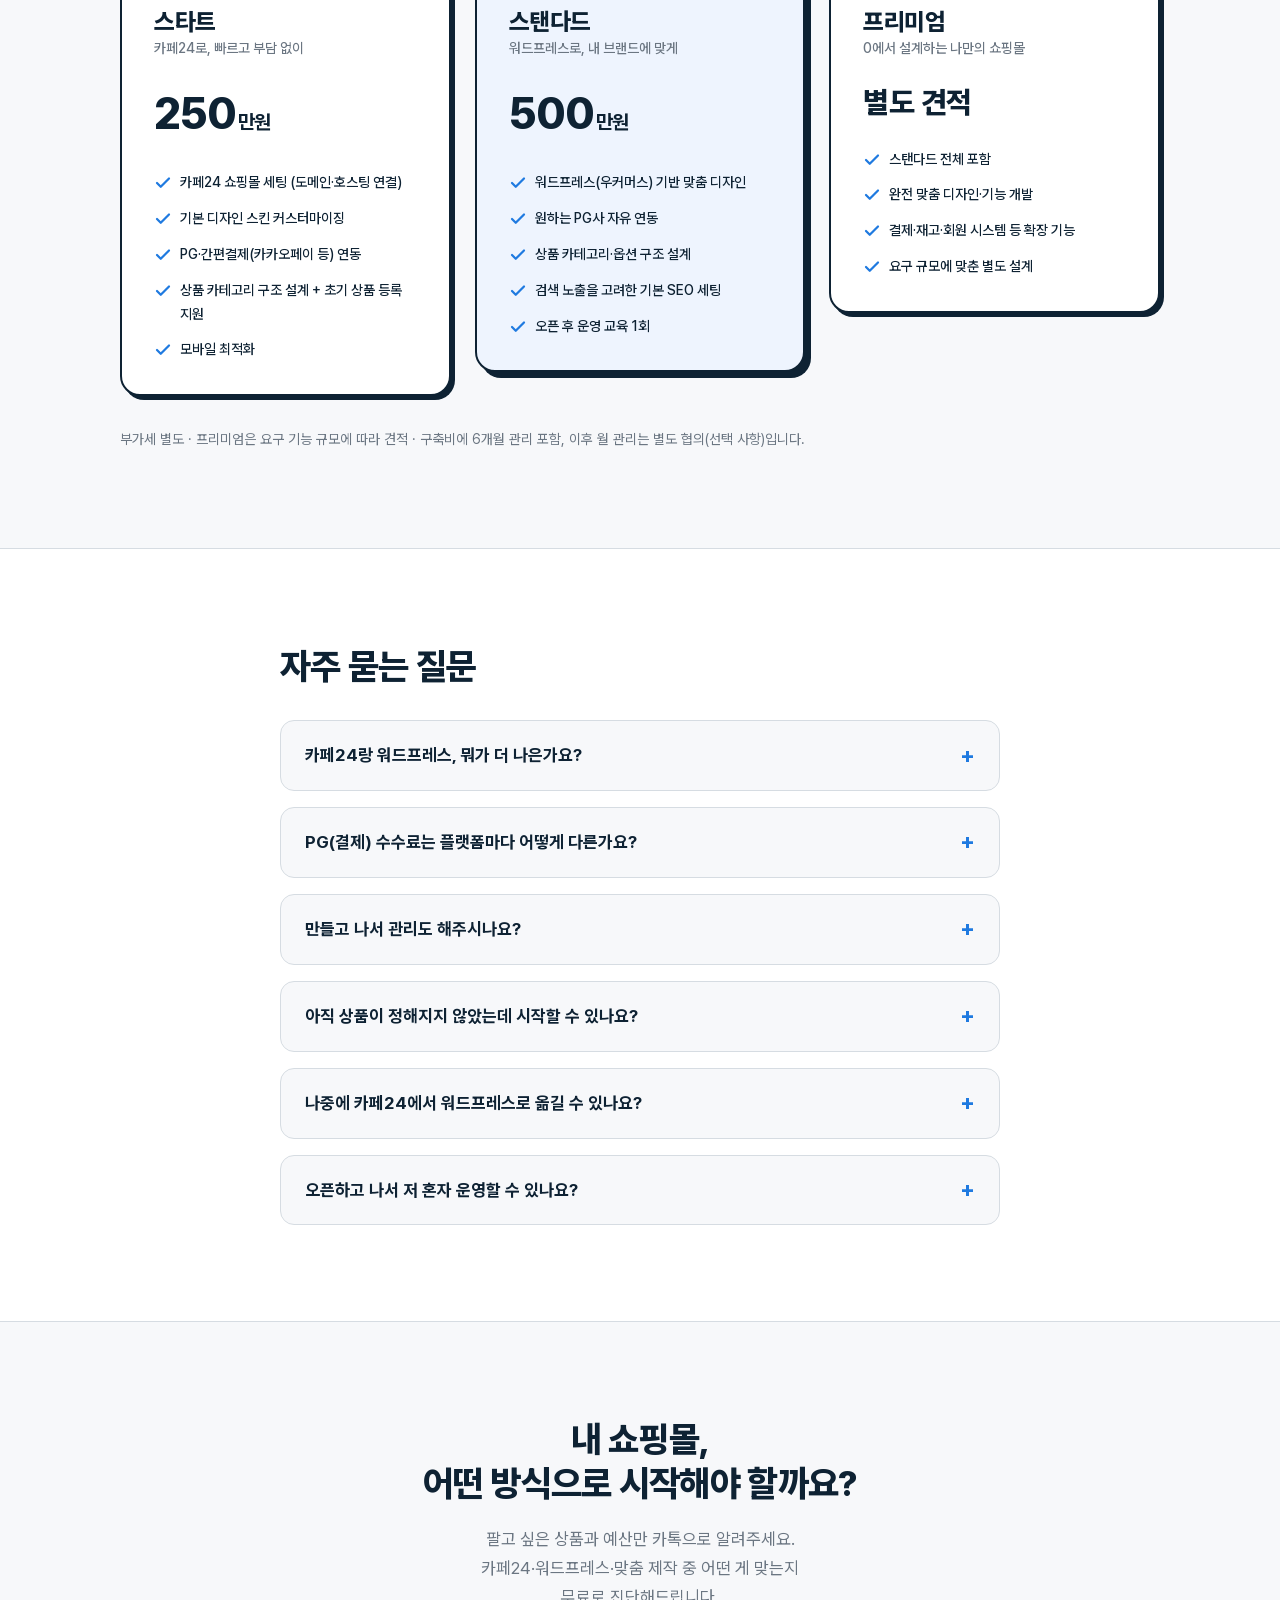
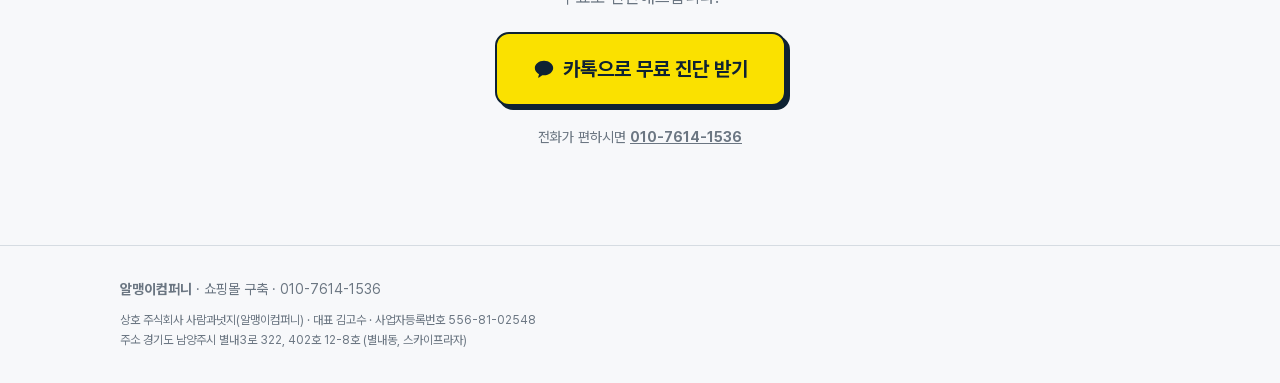
<file: shopping-mall/index.html>
<!DOCTYPE html>
<html lang="ko">
<head>
  <meta charset="UTF-8">
  <meta name="viewport" content="width=device-width, initial-scale=1.0">
  <title>쇼핑몰 구축 · 알맹이컴퍼니</title>
  <meta name="description" content="카페24로 할지 워드프레스로 할지부터 막막하신가요? 플랫폼별 장단점을 비교해드리고, 첫 쇼핑몰에 맞는 방식을 함께 찾습니다. 카톡으로 무료 진단 받아보세요.">
  <meta property="og:type" content="website">
  <meta property="og:title" content="쇼핑몰 구축 · 알맹이컴퍼니">
  <meta property="og:description" content="카페24, 워드프레스, 맞춤 제작 중 플랫폼부터 중립적으로 진단해드립니다. 첫 쇼핑몰 여는 분을 위한 구축 상담.">
  <meta property="og:locale" content="ko_KR">
  <meta property="og:url" content="https://rmeng2tv.github.io/proposals/shopping-mall/">
  <meta property="og:image" content="https://rmeng2tv.github.io/proposals/assets/img/og-shopping-mall.png">
  <meta property="og:image:width" content="1200">
  <meta property="og:image:height" content="630">
  <link rel="canonical" href="https://rmeng2tv.github.io/proposals/shopping-mall/">
  <link rel="icon" type="image/png" sizes="32x32" href="../assets/img/favicon-32.png">
  <link rel="apple-touch-icon" href="../assets/img/apple-touch-icon.png">
  <link rel="stylesheet" href="../assets/css/style.css">
  <script type="application/ld+json">
  {
    "@context": "https://schema.org",
    "@type": "ProfessionalService",
    "name": "알맹이컴퍼니 · 쇼핑몰 구축",
    "description": "카페24·워드프레스(우커머스)·맞춤 제작 중 상황에 맞는 방식을 진단해 쇼핑몰을 구축하는 서비스. 구축비에 6개월 관리 포함.",
    "telephone": "+82-10-7614-1536",
    "url": "https://rmeng2tv.github.io/proposals/shopping-mall/",
    "areaServed": "KR",
    "priceRange": "₩2,500,000 ~"
  }
  </script>
  <script type="application/ld+json">
  {
    "@context": "https://schema.org",
    "@type": "FAQPage",
    "mainEntity": [
      {
        "@type": "Question",
        "name": "카페24랑 워드프레스, 뭐가 더 나은가요?",
        "acceptedAnswer": { "@type": "Answer", "text": "정답은 없고 상황에 따라 다릅니다. 예산·원하는 디자인 자유도·PG 정책을 함께 보고 상담에서 맞는 쪽을 진단해드립니다. 특정 플랫폼을 먼저 권하지 않습니다." }
      },
      {
        "@type": "Question",
        "name": "PG(결제) 수수료는 플랫폼마다 어떻게 다른가요?",
        "acceptedAnswer": { "@type": "Answer", "text": "카페24는 카페24 정책 안에서 결제수단을 선택하게 됩니다. 워드프레스(우커머스)는 원하는 PG사를 자유롭게 골라 연동할 수 있습니다. 상담에서 예상 수수료까지 비교해드립니다." }
      },
      {
        "@type": "Question",
        "name": "만들고 나서 관리도 해주시나요?",
        "acceptedAnswer": { "@type": "Answer", "text": "네. 구축비에 오픈 후 6개월 관리가 포함되어 있습니다. 이후 관리가 필요하면 월 단위로 별도 협의합니다." }
      },
      {
        "@type": "Question",
        "name": "아직 상품이 정해지지 않았는데 시작할 수 있나요?",
        "acceptedAnswer": { "@type": "Answer", "text": "가능합니다. 상품 카테고리와 구조부터 함께 설계하면서 시작하는 경우가 많습니다." }
      },
      {
        "@type": "Question",
        "name": "나중에 카페24에서 워드프레스로 옮길 수 있나요?",
        "acceptedAnswer": { "@type": "Answer", "text": "가능하지만 상품·주문 데이터를 옮기는 별도 작업이 필요합니다. 그래서 처음 플랫폼을 고를 때 신중하게 진단하는 걸 권장드립니다." }
      },
      {
        "@type": "Question",
        "name": "오픈하고 나서 저 혼자 운영할 수 있나요?",
        "acceptedAnswer": { "@type": "Answer", "text": "네, 상품 등록과 주문 관리를 직접 하실 수 있도록 오픈 후 운영 교육을 해드립니다." }
      }
    ]
  }
  </script>
</head>
<body>

<header class="alm-header">
  <div class="alm-container alm-header__inner">
    <a class="alm-header__brand" href="#top">
      <img src="../assets/img/logo.png" alt="알맹이컴퍼니" width="160" height="28">
    </a>
    <div class="alm-header__actions">
      <a class="alm-header__tel" href="tel:01076141536">010-7614-1536</a>
      <a class="alm-btn alm-btn--kakao alm-btn--sm" href="https://pf.kakao.com/_epaxbn/chat" target="_blank" rel="noopener">
        <img src="../assets/icons/kakao.svg" alt="" width="18" height="18">
        카톡 문의
      </a>
    </div>
  </div>
</header>

<main id="top">

  <section class="alm-hero">
    <div class="alm-container alm-hero__grid">
      <div class="alm-hero__copy js-reveal">
        <p class="alm-pill">쇼핑몰 구축 상담</p>
        <h1 class="alm-hero__title">카페24로 할까요,<br>워드프레스로<br>할까요?</h1>
        <p class="alm-hero__sub">플랫폼부터 잘못 고르면 나중에 되돌리기 어렵습니다.<br>첫 쇼핑몰에 맞는 방식을 <strong>중립적으로 진단</strong>해드립니다.</p>
        <div class="alm-hero__actions">
          <a class="alm-btn alm-btn--kakao" href="https://pf.kakao.com/_epaxbn/chat" target="_blank" rel="noopener">
            <img src="../assets/icons/kakao.svg" alt="" width="20" height="20">
            카톡으로 무료 진단 받기
          </a>
          <a class="alm-btn alm-btn--secondary" href="#pricing">요금 보기</a>
        </div>
      </div>
    </div>
  </section>

  <section class="alm-section alm-section--white">
    <div class="alm-container alm-narrow">
      <h2 class="alm-h2 js-reveal">이런 걱정,<br>있으신가요?</h2>
      <ul class="alm-problem js-reveal">
        <li>
          <img src="../assets/icons/x.svg" alt="" width="22" height="22">
          <span>제작비만 받고 서비스는 부실하게 끝나면 어쩌지.</span>
        </li>
        <li>
          <img src="../assets/icons/x.svg" alt="" width="22" height="22">
          <span>완성되고 나면 연락이 끊기진 않을까.</span>
        </li>
        <li>
          <img src="../assets/icons/x.svg" alt="" width="22" height="22">
          <span>비전공자라 설명을 들어도 이해가 안 되는데, 쉽게 알려주는 곳이 있을까.</span>
        </li>
        <li>
          <img src="../assets/icons/x.svg" alt="" width="22" height="22">
          <span>플랫폼을 잘못 골라서 나중에 다시 돈 들여 옮겨야 하면 어쩌지.</span>
        </li>
        <li>
          <img src="../assets/icons/x.svg" alt="" width="22" height="22">
          <span>만들어놓고 나 혼자 운영을 못 하면 어쩌지.</span>
        </li>
      </ul>
      <p class="alm-problem__punch js-reveal">그래서 저희는 이 3가지를 지킵니다.</p>
      <div class="alm-flow js-reveal">
        <span class="alm-chip">어려운 설명 안 함</span>
        <span class="alm-chip">돈돈돈 안 함</span>
        <span class="alm-chip alm-chip--accent">완성 후에도 책임</span>
      </div>
    </div>
  </section>

  <section class="alm-section">
    <div class="alm-container alm-narrow">
      <h2 class="alm-h2 js-reveal">카페24, 워드프레스,<br>맞춤 제작, 뭐가 다른가요?</h2>
      <p class="alm-body-lead js-reveal">업체마다 자기가 잘하는 플랫폼 하나만 권하는 경우가 많습니다. 저희는 세 방식을 다 다뤄본 입장에서 있는 그대로 비교해드립니다.</p>
      <div class="alm-compare js-reveal">
        <table>
          <thead>
            <tr>
              <th>비교 항목</th>
              <th>카페24</th>
              <th>워드프레스</th>
              <th>맞춤 제작</th>
            </tr>
          </thead>
          <tbody>
            <tr><td>초기 비용</td><td>상대적으로 낮음</td><td>중간</td><td>가장 높음</td></tr>
            <tr><td>결제(PG) 정책</td><td>카페24 정책 안에서 선택</td><td>원하는 PG사 자유 연동</td><td>원하는 방식대로 설계</td></tr>
            <tr><td>디자인 자유도</td><td>제공 스킨 범위 안</td><td>테마＋커스텀 가능</td><td>완전 자유</td></tr>
            <tr><td>서버·유지관리</td><td>카페24가 관리</td><td>호스팅 직접 관리 필요</td><td>별도 서버 운영 필요</td></tr>
            <tr><td>기능 확장</td><td>카페24 앱스토어 범위</td><td>플러그인 자유 조합</td><td>제한 없음</td></tr>
          </tbody>
        </table>
      </div>
      <p class="alm-problem__punch js-reveal">어떤 방식이 맞는지는<br><strong>카톡 상담에서 무료로 진단</strong>해드립니다.</p>
    </div>
  </section>

  <section class="alm-section alm-section--white">
    <div class="alm-container alm-narrow">
      <h2 class="alm-h2 js-reveal">직접 만들었던<br>쇼핑몰들입니다.</h2>
      <p class="alm-body-lead js-reveal">카페24·워드프레스로 실제 참여해 만든 쇼핑몰 제작 사례입니다.</p>
      <div class="alm-portfolio js-reveal">
        <div class="alm-portfolio__track">
          <article class="alm-portfolio__card">
            <div class="alm-portfolio__ph">포트폴리오 캡처<br>준비 중</div>
            <p class="alm-portfolio__cap">사례 업데이트 예정</p>
          </article>
          <article class="alm-portfolio__card">
            <div class="alm-portfolio__ph">포트폴리오 캡처<br>준비 중</div>
            <p class="alm-portfolio__cap">사례 업데이트 예정</p>
          </article>
          <article class="alm-portfolio__card">
            <div class="alm-portfolio__ph">포트폴리오 캡처<br>준비 중</div>
            <p class="alm-portfolio__cap">사례 업데이트 예정</p>
          </article>
        </div>
      </div>
    </div>
  </section>

  <section class="alm-section">
    <div class="alm-container">
      <h2 class="alm-h2 js-reveal">이런 부분에서<br>다르게 합니다.</h2>
      <div class="alm-cards">
        <article class="alm-card js-reveal">
          <h3>중립 진단</h3>
          <p>특정 플랫폼을 먼저 권하지 않습니다. 카페24·워드프레스·맞춤 제작 중 예산과 필요 기능에 맞는 방식을 함께 고릅니다.</p>
        </article>
        <article class="alm-card js-reveal">
          <h3>총비용 공개</h3>
          <p>구축비만 말하고 끝내지 않습니다. PG 수수료·월 유지비까지 미리 계산해서 상담 단계에서 보여드립니다.</p>
        </article>
        <article class="alm-card js-reveal">
          <h3>검색되는 쇼핑몰</h3>
          <p>만들고 끝나지 않습니다. 상품명·카테고리 페이지가 검색에 걸리도록 기본 구조부터 설계합니다.</p>
        </article>
        <article class="alm-card js-reveal">
          <h3>오픈 후 운영 교육</h3>
          <p>만들어만 드리고 사라지지 않습니다. 상품 등록·주문 관리를 직접 하실 수 있도록 알려드리고 마무리합니다.</p>
        </article>
      </div>
    </div>
  </section>

  <section class="alm-section alm-section--white">
    <div class="alm-container alm-narrow">
      <h2 class="alm-h2 js-reveal">이렇게 진행합니다.</h2>
      <ol class="alm-steps">
        <li class="js-reveal">
          <span class="alm-steps__num">01</span>
          <div>
            <h3>진단·플랫폼 확정</h3>
            <p>카페24·워드프레스·맞춤 제작 중 어디가 맞는지, 예산과 필요 기능을 보고 함께 정합니다.</p>
          </div>
        </li>
        <li class="js-reveal">
          <span class="alm-steps__num">02</span>
          <div>
            <h3>구조 설계</h3>
            <p>상품 카테고리, 결제·배송 방식부터 코드보다 먼저 정합니다.</p>
          </div>
        </li>
        <li class="js-reveal">
          <span class="alm-steps__num">03</span>
          <div>
            <h3>구축</h3>
            <p>선택한 플랫폼에 맞춰 디자인·결제 연동·상품 등록까지 만듭니다.</p>
          </div>
        </li>
        <li class="js-reveal">
          <span class="alm-steps__num">04</span>
          <div>
            <h3>오픈·운영 교육</h3>
            <p>오픈 후 상품 등록·주문 관리를 직접 하실 수 있게 안내해드립니다.</p>
          </div>
        </li>
      </ol>
      <div class="alm-callout js-reveal">
        <p>오픈 직후 몇 주는 <strong>결제·배송 설정 점검＋운영 적응 기간</strong>이라 관리가 필요합니다.<br>그래서 6개월까지 구축비에 포함했습니다.</p>
      </div>
    </div>
  </section>

  <section class="alm-section" id="pricing">
    <div class="alm-container">
      <h2 class="alm-h2 js-reveal">요금</h2>
      <div class="alm-pricing">
        <article class="alm-price-card js-reveal">
          <h3>스타트</h3>
          <p class="alm-price-card__tag">카페24로, 빠르고 부담 없이</p>
          <p class="alm-price-card__price">250<span>만원</span></p>
          <ul>
            <li><img src="../assets/icons/check.svg" alt="" width="18" height="18">카페24 쇼핑몰 세팅 (도메인·호스팅 연결)</li>
            <li><img src="../assets/icons/check.svg" alt="" width="18" height="18">기본 디자인 스킨 커스터마이징</li>
            <li><img src="../assets/icons/check.svg" alt="" width="18" height="18">PG·간편결제(카카오페이 등) 연동</li>
            <li><img src="../assets/icons/check.svg" alt="" width="18" height="18">상품 카테고리 구조 설계 + 초기 상품 등록 지원</li>
            <li><img src="../assets/icons/check.svg" alt="" width="18" height="18">모바일 최적화</li>
          </ul>
        </article>
        <article class="alm-price-card alm-price-card--featured js-reveal">
          <span class="alm-badge">추천</span>
          <h3>스탠다드</h3>
          <p class="alm-price-card__tag">워드프레스로, 내 브랜드에 맞게</p>
          <p class="alm-price-card__price">500<span>만원</span></p>
          <ul>
            <li><img src="../assets/icons/check.svg" alt="" width="18" height="18">워드프레스(우커머스) 기반 맞춤 디자인</li>
            <li><img src="../assets/icons/check.svg" alt="" width="18" height="18">원하는 PG사 자유 연동</li>
            <li><img src="../assets/icons/check.svg" alt="" width="18" height="18">상품 카테고리·옵션 구조 설계</li>
            <li><img src="../assets/icons/check.svg" alt="" width="18" height="18">검색 노출을 고려한 기본 SEO 세팅</li>
            <li><img src="../assets/icons/check.svg" alt="" width="18" height="18">오픈 후 운영 교육 1회</li>
          </ul>
        </article>
        <article class="alm-price-card js-reveal">
          <h3>프리미엄</h3>
          <p class="alm-price-card__tag">0에서 설계하는 나만의 쇼핑몰</p>
          <p class="alm-price-card__price alm-price-card__price--text">별도 견적</p>
          <ul>
            <li><img src="../assets/icons/check.svg" alt="" width="18" height="18">스탠다드 전체 포함</li>
            <li><img src="../assets/icons/check.svg" alt="" width="18" height="18">완전 맞춤 디자인·기능 개발</li>
            <li><img src="../assets/icons/check.svg" alt="" width="18" height="18">결제·재고·회원 시스템 등 확장 기능</li>
            <li><img src="../assets/icons/check.svg" alt="" width="18" height="18">요구 규모에 맞춘 별도 설계</li>
          </ul>
        </article>
      </div>
      <p class="alm-pricing__note js-reveal">부가세 별도 · 프리미엄은 요구 기능 규모에 따라 견적 · 구축비에 6개월 관리 포함, 이후 월 관리는 별도 협의(선택 사항)입니다.</p>
    </div>
  </section>

  <section class="alm-section alm-section--white">
    <div class="alm-container alm-narrow">
      <h2 class="alm-h2 js-reveal">자주 묻는 질문</h2>
      <div class="alm-faq js-reveal">
        <details>
          <summary>카페24랑 워드프레스, 뭐가 더 나은가요?</summary>
          <p>정답은 없고 상황에 따라 다릅니다. 예산·원하는 디자인 자유도·PG 정책을 함께 보고 상담에서 맞는 쪽을 진단해드립니다. 특정 플랫폼을 먼저 권하지 않습니다.</p>
        </details>
        <details>
          <summary>PG(결제) 수수료는 플랫폼마다 어떻게 다른가요?</summary>
          <p>카페24는 카페24 정책 안에서 결제수단을 선택하게 됩니다. 워드프레스(우커머스)는 원하는 PG사를 자유롭게 골라 연동할 수 있습니다. 상담에서 예상 수수료까지 비교해드립니다.</p>
        </details>
        <details>
          <summary>만들고 나서 관리도 해주시나요?</summary>
          <p>네. 구축비에 오픈 후 6개월 관리가 포함되어 있습니다. 이후 관리가 필요하면 월 단위로 별도 협의합니다.</p>
        </details>
        <details>
          <summary>아직 상품이 정해지지 않았는데 시작할 수 있나요?</summary>
          <p>가능합니다. 상품 카테고리와 구조부터 함께 설계하면서 시작하는 경우가 많습니다.</p>
        </details>
        <details>
          <summary>나중에 카페24에서 워드프레스로 옮길 수 있나요?</summary>
          <p>가능하지만 상품·주문 데이터를 옮기는 별도 작업이 필요합니다. 그래서 처음 플랫폼을 고를 때 신중하게 진단하는 걸 권장드립니다.</p>
        </details>
        <details>
          <summary>오픈하고 나서 저 혼자 운영할 수 있나요?</summary>
          <p>네, 상품 등록과 주문 관리를 직접 하실 수 있도록 오픈 후 운영 교육을 해드립니다.</p>
        </details>
      </div>
    </div>
  </section>

  <section class="alm-section alm-cta">
    <div class="alm-container alm-cta__inner js-reveal">
      <h2 class="alm-h2">내 쇼핑몰,<br>어떤 방식으로 시작해야 할까요?</h2>
      <p>팔고 싶은 상품과 예산만 카톡으로 알려주세요.<br>카페24·워드프레스·맞춤 제작 중 어떤 게 맞는지<br>무료로 진단해드립니다.</p>
      <a class="alm-btn alm-btn--kakao alm-btn--lg" href="https://pf.kakao.com/_epaxbn/chat" target="_blank" rel="noopener">
        <img src="../assets/icons/kakao.svg" alt="" width="22" height="22">
        카톡으로 무료 진단 받기
      </a>
      <p class="alm-cta__small">전화가 편하시면 <a href="tel:01076141536">010-7614-1536</a></p>
    </div>
  </section>

</main>

<footer class="alm-footer">
  <div class="alm-container alm-footer__inner">
    <p><strong>알맹이컴퍼니</strong> · 쇼핑몰 구축 · 010-7614-1536</p>
    <p class="alm-footer__biz">상호 주식회사 사람과넛지(알맹이컴퍼니) · 대표 김고수 · 사업자등록번호 556-81-02548<br>주소 경기도 남양주시 별내3로 322, 402호 12-8호 (별내동, 스카이프라자)</p>
  </div>
</footer>

<div class="alm-callbar">
  <a class="alm-callbar__kakao" href="https://pf.kakao.com/_epaxbn/chat" target="_blank" rel="noopener">
    <img src="../assets/icons/kakao.svg" alt="" width="20" height="20">
    카톡 무료 진단
  </a>
  <a class="alm-callbar__tel" href="tel:01076141536" aria-label="전화 걸기">
    <img src="../assets/icons/phone-white.svg" alt="" width="20" height="20">
  </a>
</div>

<script src="../assets/js/main.js"></script>
</body>
</html>
</file>
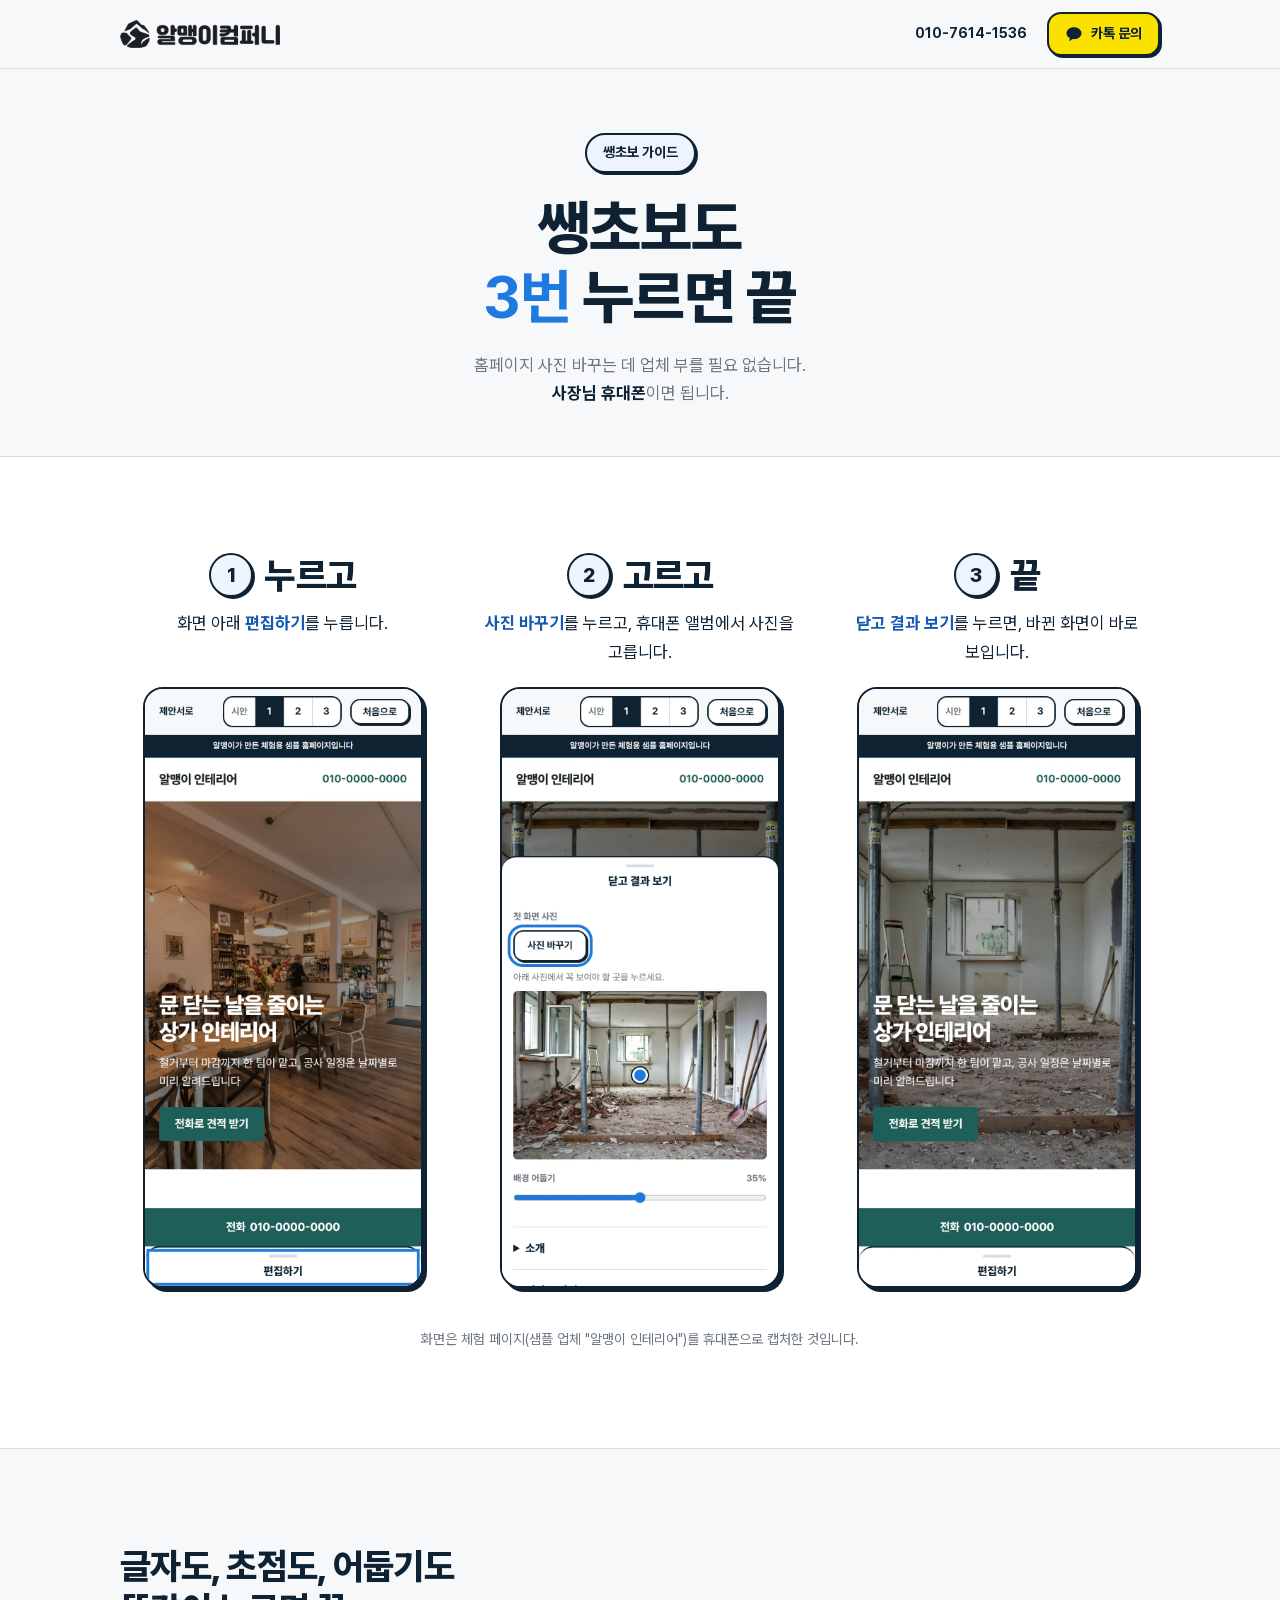
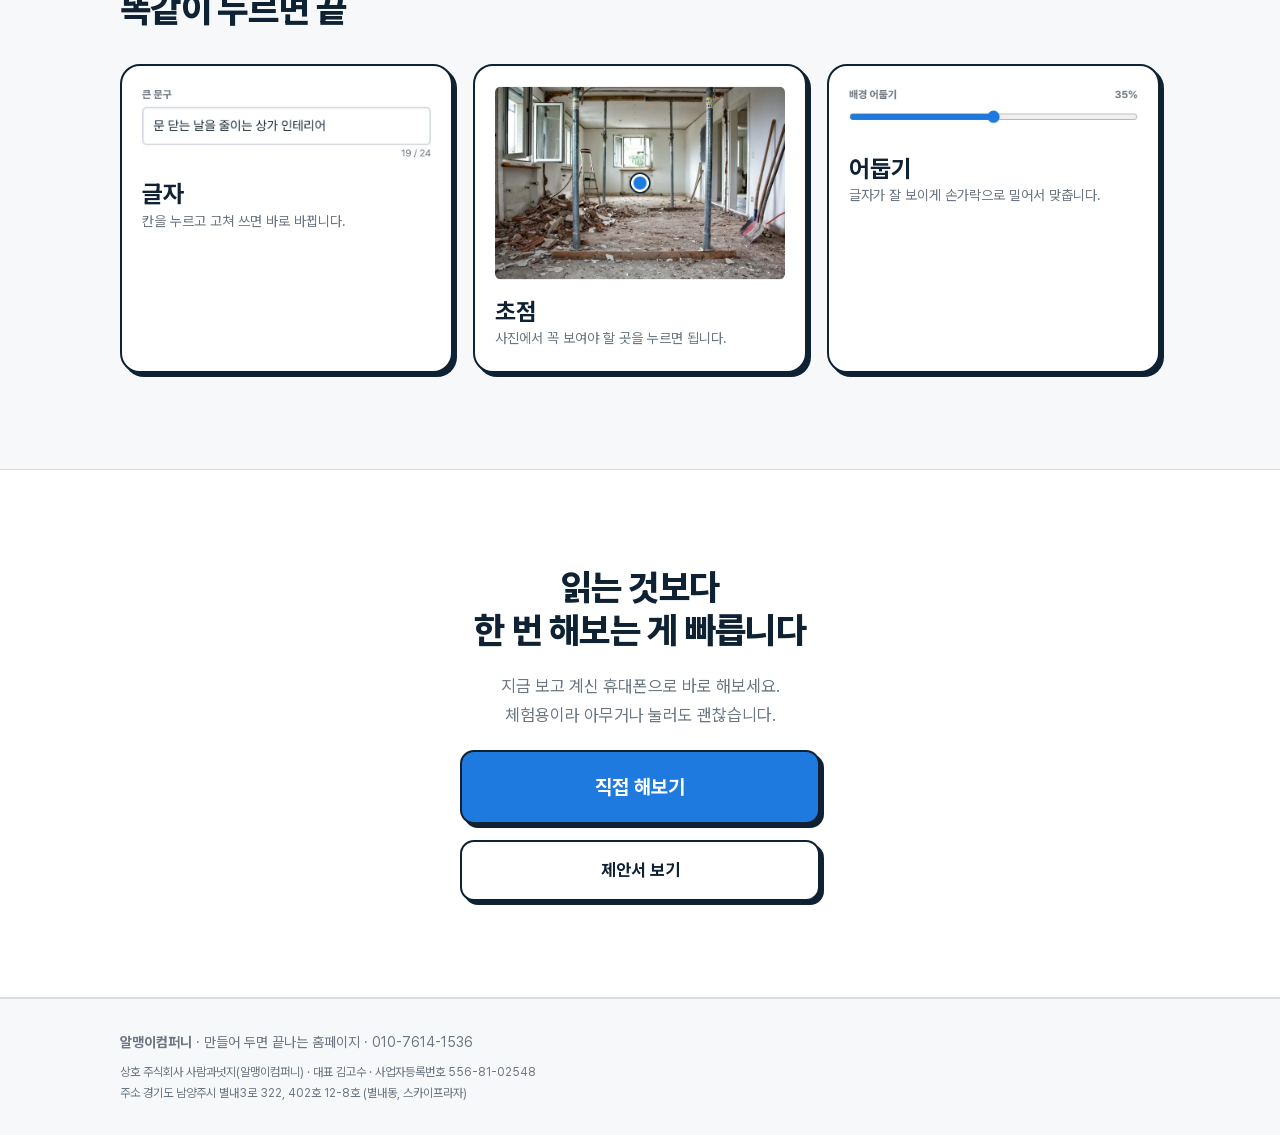
<file: homepage-together/guide/index.html>
<!DOCTYPE html>
<html lang="ko">
<head>
  <meta charset="UTF-8">
  <meta name="viewport" content="width=device-width, initial-scale=1.0">
  <title>쌩초보 가이드 · 3번 누르면 사진이 바뀝니다 · 알맹이컴퍼니</title>
  <meta name="description" content="홈페이지 사진 바꾸는 데 업체 부를 필요 없습니다. 편집하기, 사진 바꾸기, 닫고 결과 보기. 휴대폰으로 3번 누르면 끝납니다.">
  <meta property="og:type" content="website">
  <meta property="og:title" content="쌩초보도 3번 누르면 끝 · 알맹이컴퍼니">
  <meta property="og:description" content="홈페이지 사진, 업체에 연락하지 말고 사장님 휴대폰으로 직접 바꾸세요. 3번 누르면 끝납니다.">
  <meta property="og:locale" content="ko_KR">
  <meta property="og:url" content="https://rmeng2tv.github.io/proposals/homepage-together/guide/">
  <meta property="og:image" content="https://rmeng2tv.github.io/proposals/assets/img/og-homepage-together.png">
  <meta property="og:image:width" content="1200">
  <meta property="og:image:height" content="630">
  <link rel="canonical" href="https://rmeng2tv.github.io/proposals/homepage-together/guide/">
  <link rel="icon" type="image/png" sizes="32x32" href="../../assets/img/favicon-32.png">
  <link rel="apple-touch-icon" href="../../assets/img/apple-touch-icon.png">
  <link rel="stylesheet" href="../../assets/css/style.css">
  <link rel="stylesheet" href="../../assets/css/guide.css">
</head>
<body>

<header class="alm-header">
  <div class="alm-container alm-header__inner">
    <a class="alm-header__brand" href="../">
      <img src="../../assets/img/logo.png" alt="알맹이컴퍼니" width="160" height="28">
    </a>
    <div class="alm-header__actions">
      <a class="alm-header__tel" href="tel:01076141536">010-7614-1536</a>
      <a class="alm-btn alm-btn--kakao alm-btn--sm" href="https://pf.kakao.com/_epaxbn/chat" target="_blank" rel="noopener">
        <img src="../../assets/icons/kakao.svg" alt="" width="18" height="18">
        카톡 문의
      </a>
    </div>
  </div>
</header>

<main id="top">

  <section class="alm-guide-hero">
    <div class="alm-container alm-narrow">
      <p class="alm-pill">쌩초보 가이드</p>
      <h1 class="alm-guide-hero__title">쌩초보도 <br><strong>3번</strong> 누르면 끝</h1>
      <p class="alm-guide-hero__sub">홈페이지 사진 바꾸는 데 업체 부를 필요 없습니다.<br><strong>사장님 휴대폰</strong>이면 됩니다.</p>
    </div>
  </section>

  <section class="alm-section alm-section--white">
    <div class="alm-container">
      <ol class="alm-guide-steps">
        <li class="alm-guide-step js-reveal">
          <p class="alm-guide-step__head"><span class="alm-steps__num">1</span><strong>누르고</strong></p>
          <p class="alm-guide-step__text">화면 아래 <b>편집하기</b>를 누릅니다.</p>
          <img class="alm-guide-step__shot" src="../../assets/img/homepage-together/guide/step-1.webp" alt="휴대폰 화면 아래의 편집하기 버튼" width="780" height="1688">
        </li>
        <li class="alm-guide-step js-reveal">
          <p class="alm-guide-step__head"><span class="alm-steps__num">2</span><strong>고르고</strong></p>
          <p class="alm-guide-step__text"><b>사진 바꾸기</b>를 누르고, 휴대폰 앨범에서 사진을 고릅니다.</p>
          <img class="alm-guide-step__shot" src="../../assets/img/homepage-together/guide/step-2.webp" alt="사진 바꾸기 버튼과 새로 고른 사진" width="780" height="1688" loading="lazy">
        </li>
        <li class="alm-guide-step js-reveal">
          <p class="alm-guide-step__head"><span class="alm-steps__num">3</span><strong>끝</strong></p>
          <p class="alm-guide-step__text"><b>닫고 결과 보기</b>를 누르면, 바뀐 화면이 바로 보입니다.</p>
          <img class="alm-guide-step__shot" src="../../assets/img/homepage-together/guide/step-3.webp" alt="새 사진으로 바뀐 홈페이지 첫 화면" width="780" height="1688" loading="lazy">
        </li>
      </ol>
      <p class="alm-guide-note">화면은 체험 페이지(샘플 업체 "알맹이 인테리어")를 휴대폰으로 캡처한 것입니다.</p>
    </div>
  </section>

  <section class="alm-section alm-guide-more-wrap">
    <div class="alm-container">
      <h2 class="alm-h2 js-reveal">글자도, 초점도, 어둡기도 <br>똑같이 누르면 끝</h2>
      <ul class="alm-guide-more js-reveal">
        <li>
          <img src="../../assets/img/homepage-together/guide/more-text.webp" alt="큰 문구 입력 칸" width="716" height="190" loading="lazy">
          <p><strong>글자</strong>칸을 누르고 고쳐 쓰면 바로 바뀝니다.</p>
        </li>
        <li>
          <img src="../../assets/img/homepage-together/guide/more-focus.webp" alt="사진 위의 초점 점" width="716" height="480" loading="lazy">
          <p><strong>초점</strong>사진에서 꼭 보여야 할 곳을 누르면 됩니다.</p>
        </li>
        <li>
          <img src="../../assets/img/homepage-together/guide/more-dim.webp" alt="배경 어둡기 조절 막대" width="716" height="126" loading="lazy">
          <p><strong>어둡기</strong>글자가 잘 보이게 손가락으로 밀어서 맞춥니다.</p>
        </li>
      </ul>
    </div>
  </section>

  <section class="alm-section alm-section--white">
    <div class="alm-container alm-narrow alm-guide-try js-reveal">
      <h2 class="alm-h2">읽는 것보다 <br>한 번 해보는 게 빠릅니다</h2>
      <p>지금 보고 계신 휴대폰으로 바로 해보세요.<br>체험용이라 아무거나 눌러도 괜찮습니다.</p>
      <div class="alm-guide-try__actions">
        <a class="alm-btn alm-btn--primary alm-btn--lg" href="../editor/interior/">직접 해보기</a>
        <a class="alm-btn alm-btn--secondary" href="../">제안서 보기</a>
      </div>
      <p class="alm-guide-try__url">직접 해보기: rmeng2tv.github.io/proposals/homepage-together/editor/interior/</p>
    </div>
  </section>

</main>

<footer class="alm-footer">
  <div class="alm-container alm-footer__inner">
    <p><strong>알맹이컴퍼니</strong> · 만들어 두면 끝나는 홈페이지 · 010-7614-1536</p>
    <p class="alm-footer__biz">상호 주식회사 사람과넛지(알맹이컴퍼니) · 대표 김고수 · 사업자등록번호 556-81-02548<br>주소 경기도 남양주시 별내3로 322, 402호 12-8호 (별내동, 스카이프라자)</p>
  </div>
</footer>

<div class="alm-callbar">
  <a class="alm-callbar__kakao" href="https://pf.kakao.com/_epaxbn/chat" target="_blank" rel="noopener">
    <img src="../../assets/icons/kakao.svg" alt="" width="20" height="20">
    카톡 상담하기
  </a>
  <a class="alm-callbar__tel" href="tel:01076141536" aria-label="전화 걸기">
    <img src="../../assets/icons/phone-white.svg" alt="" width="20" height="20">
  </a>
</div>

<script src="../../assets/js/main.js"></script>
</body>
</html>
</file>
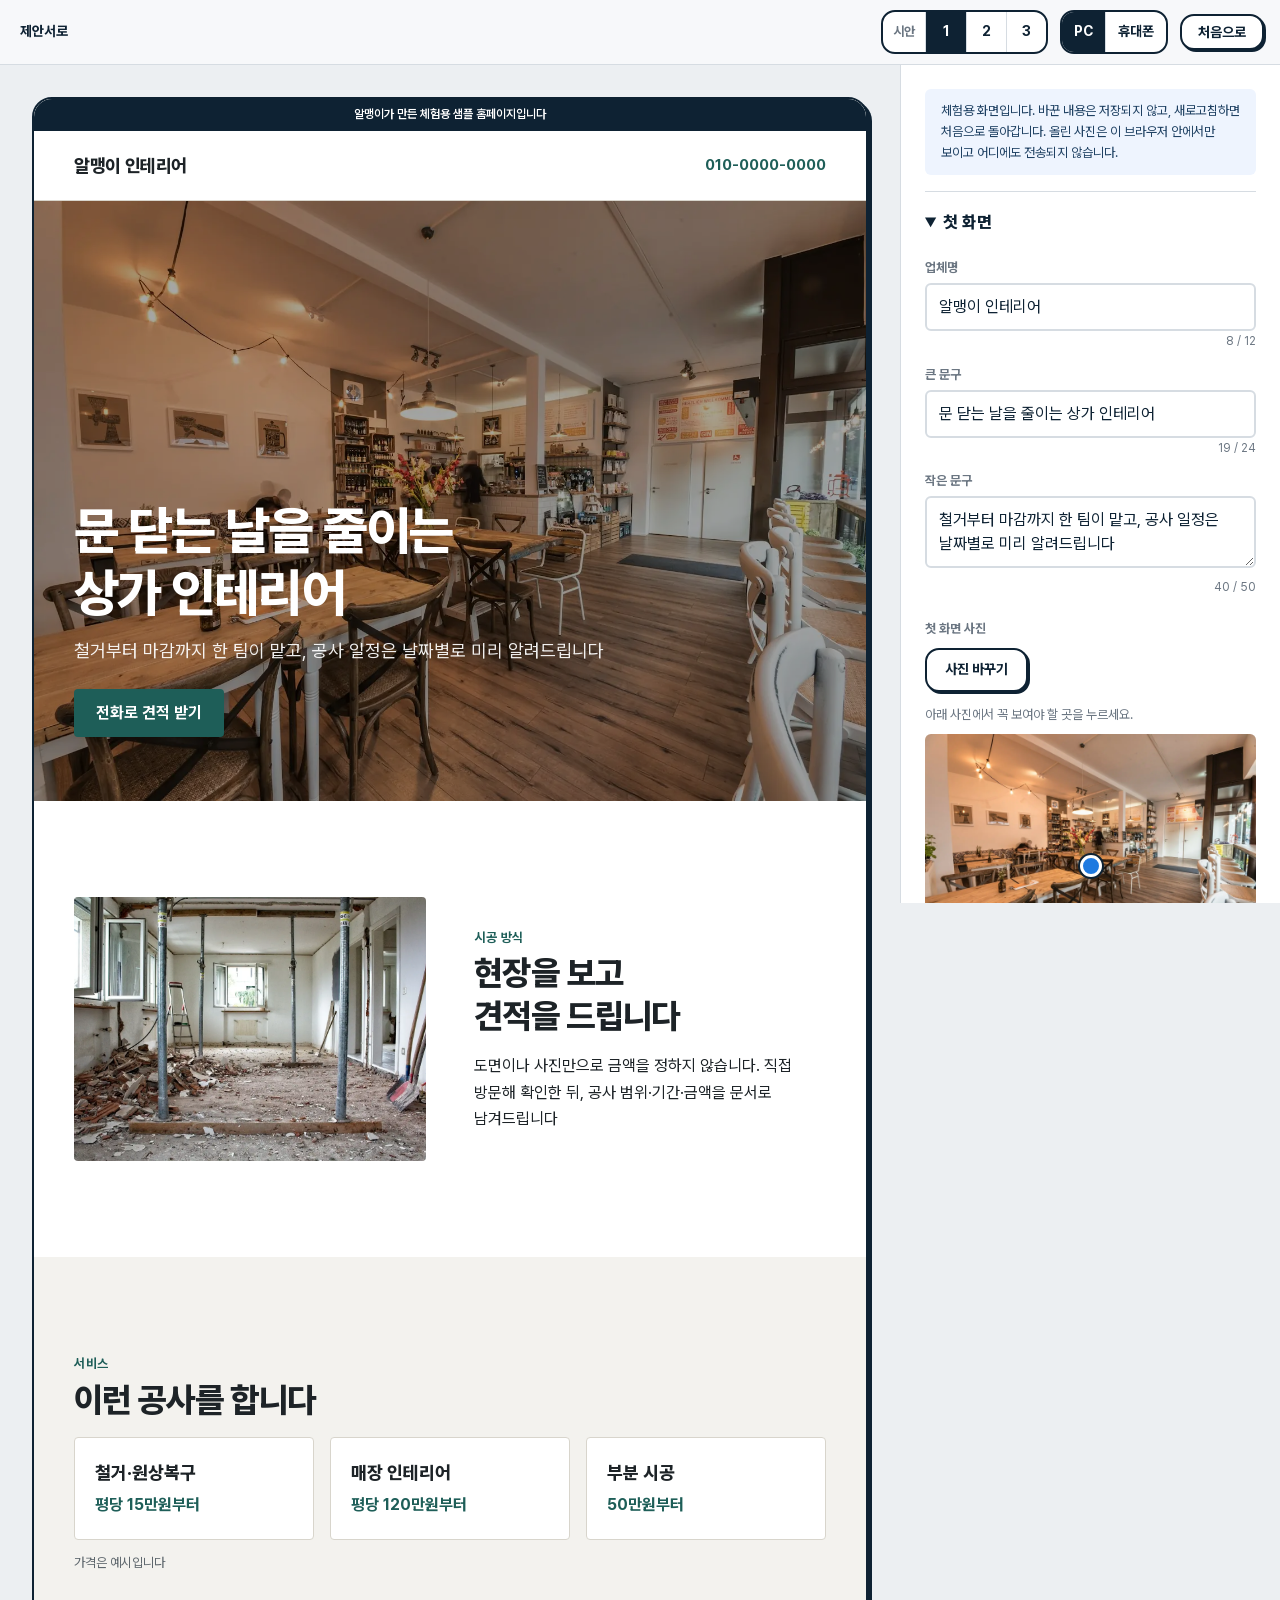
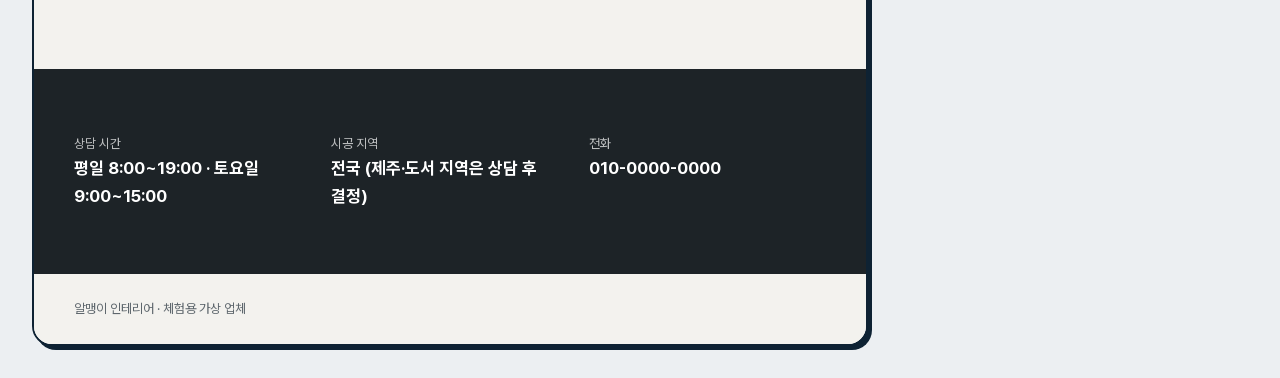
<file: homepage-together/editor/interior/index.html>
<!DOCTYPE html>
<html lang="ko">
<head>
  <meta charset="UTF-8">
  <meta name="viewport" content="width=device-width, initial-scale=1.0">
  <title>에디터 직접 해보기 · 상가 인테리어 샘플 · 알맹이컴퍼니</title>
  <meta name="description" content="완성된 홈페이지의 사진·초점·배경 어둡기·문구를 직접 바꿔 보는 체험 페이지입니다. 시안 3종 전환과 PC·휴대폰 보기도 해볼 수 있습니다.">
  <meta property="og:type" content="website">
  <meta property="og:title" content="에디터 직접 해보기 · 알맹이컴퍼니">
  <meta property="og:description" content="사진과 문구를 직접 바꿔 보세요. 정해진 칸 안에서만 바뀌니 디자인은 그대로입니다.">
  <meta property="og:locale" content="ko_KR">
  <meta property="og:url" content="https://rmeng2tv.github.io/proposals/homepage-together/editor/interior/">
  <meta property="og:image" content="https://rmeng2tv.github.io/proposals/assets/img/og-homepage-together.png">
  <meta property="og:image:width" content="1200">
  <meta property="og:image:height" content="630">
  <link rel="canonical" href="https://rmeng2tv.github.io/proposals/homepage-together/editor/interior/">
  <link rel="icon" type="image/png" sizes="32x32" href="../../../assets/img/favicon-32.png">
  <link rel="apple-touch-icon" href="../../../assets/img/apple-touch-icon.png">
  <link rel="stylesheet" href="../../../assets/css/style.css">
  <link rel="stylesheet" href="../../../assets/css/editor-demo.css">
</head>
<body class="alm-ed-body">

<header class="alm-ed-bar">
  <a class="alm-ed-bar__back" href="../../">제안서로</a>
  <div class="alm-ed-seg" role="group" aria-label="시안 선택">
    <span class="alm-ed-seg__label">시안</span>
    <button type="button" data-set="draft" data-value="1">1</button>
    <button type="button" data-set="draft" data-value="2">2</button>
    <button type="button" data-set="draft" data-value="3">3</button>
  </div>
  <div class="alm-ed-seg alm-ed-seg--device" role="group" aria-label="보기 선택">
    <button type="button" data-set="device" data-value="pc">PC</button>
    <button type="button" data-set="device" data-value="phone">휴대폰</button>
  </div>
  <button type="button" class="alm-btn alm-btn--secondary alm-btn--sm alm-ed-bar__reset" data-action="reset">처음으로</button>
</header>

<div class="alm-ed-layout">

  <main class="alm-ed-stage">
    <div class="alm-ed-frame" data-device="pc">

      <div class="smp smp--field" data-draft="1">
        <p class="smp-ribbon">알맹이가 만든 체험용 샘플 홈페이지입니다</p>

        <header class="smp-head">
          <strong data-field="brand">알맹이 인테리어</strong>
          <span class="smp-head__tel" data-field="phone">010-0000-0000</span>
        </header>

        <section class="smp-hero">
          <div class="smp-hero__media" data-photo="hero" data-fx="50" data-fy="60" data-dim="35">
            <img src="../../../assets/img/editor-demo/interior/hero.webp" alt="완성된 매장 내부" width="1600" height="1068">
          </div>
          <div class="smp-hero__copy">
            <h1 class="smp-hero__title" data-field="heroTitle">문 닫는 날을 줄이는 상가 인테리어</h1>
            <p class="smp-hero__sub" data-field="heroSub">철거부터 마감까지 한 팀이 맡고, 공사 일정은 날짜별로 미리 알려드립니다</p>
            <span class="smp-btn">전화로 견적 받기</span>
          </div>
        </section>

        <section class="smp-about">
          <div class="smp-about__media" data-photo="about" data-fx="50" data-fy="50">
            <img src="../../../assets/img/editor-demo/interior/about.webp" alt="철거 공사 중인 현장" width="1200" height="800" loading="lazy">
          </div>
          <div class="smp-about__copy">
            <p class="smp-kicker">시공 방식</p>
            <h2 class="smp-h2" data-field="aboutTitle">현장을 보고 견적을 드립니다</h2>
            <p data-field="aboutBody">도면이나 사진만으로 금액을 정하지 않습니다. 직접 방문해 확인한 뒤, 공사 범위·기간·금액을 문서로 남겨드립니다</p>
          </div>
        </section>

        <section class="smp-services">
          <p class="smp-kicker">서비스</p>
          <h2 class="smp-h2">이런 공사를 합니다</h2>
          <ul class="smp-services__list">
            <li><strong data-field="svc1Name">철거·원상복구</strong><span data-field="svc1Price">평당 15만원부터</span></li>
            <li><strong data-field="svc2Name">매장 인테리어</strong><span data-field="svc2Price">평당 120만원부터</span></li>
            <li><strong data-field="svc3Name">부분 시공</strong><span data-field="svc3Price">50만원부터</span></li>
          </ul>
          <p class="smp-note">가격은 예시입니다</p>
        </section>

        <section class="smp-info">
          <dl>
            <div><dt>상담 시간</dt><dd data-field="hours">평일 8:00~19:00 · 토요일 9:00~15:00</dd></div>
            <div><dt>시공 지역</dt><dd data-field="area">전국 (제주·도서 지역은 상담 후 결정)</dd></div>
            <div><dt>전화</dt><dd data-field="phone">010-0000-0000</dd></div>
          </dl>
        </section>

        <footer class="smp-foot">
          <span data-field="brand">알맹이 인테리어</span> · 체험용 가상 업체
        </footer>

        <div class="smp-callbar">전화 <span data-field="phone">010-0000-0000</span></div>
      </div>

    </div>
  </main>

  <aside class="alm-ed-panel" aria-label="에디터">
    <button type="button" class="alm-ed-panel__handle" data-action="sheet" aria-expanded="false">편집하기</button>

    <div class="alm-ed-panel__body">
      <p class="alm-ed-note">체험용 화면입니다. 바꾼 내용은 저장되지 않고, 새로고침하면 처음으로 돌아갑니다. 올린 사진은 이 브라우저 안에서만 보이고 어디에도 전송되지 않습니다.</p>

      <details class="alm-ed-group" open>
        <summary>첫 화면</summary>
        <label class="alm-ed-field"><span>업체명</span><input type="text" data-bind="brand" maxlength="12"><small class="alm-ed-count"></small></label>
        <label class="alm-ed-field"><span>큰 문구</span><input type="text" data-bind="heroTitle" maxlength="24"><small class="alm-ed-count"></small></label>
        <label class="alm-ed-field"><span>작은 문구</span><textarea data-bind="heroSub" maxlength="50" rows="2"></textarea><small class="alm-ed-count"></small></label>
        <div class="alm-ed-photo">
          <p class="alm-ed-photo__title">첫 화면 사진</p>
          <label class="alm-ed-upload">사진 바꾸기<input type="file" accept="image/*" data-upload="hero"></label>
          <p class="alm-ed-hint">아래 사진에서 꼭 보여야 할 곳을 누르세요.</p>
          <div class="alm-ed-focus" data-focus="hero"><img alt="첫 화면 사진 초점 고르기"><span class="alm-ed-focus__dot"></span></div>
          <label class="alm-ed-range" data-dim-drafts="1">
            <span>배경 어둡기 <output></output></span>
            <input type="range" min="0" max="70" step="5" data-dim="hero">
            <small class="alm-ed-range__off">시안 1처럼 글자가 사진 위에 있을 때 쓰는 기능입니다.</small>
          </label>
        </div>
      </details>

      <details class="alm-ed-group">
        <summary>소개</summary>
        <label class="alm-ed-field"><span>제목</span><input type="text" data-bind="aboutTitle" maxlength="20"><small class="alm-ed-count"></small></label>
        <label class="alm-ed-field"><span>본문</span><textarea data-bind="aboutBody" maxlength="120" rows="4"></textarea><small class="alm-ed-count"></small></label>
        <div class="alm-ed-photo">
          <p class="alm-ed-photo__title">소개 사진</p>
          <label class="alm-ed-upload">사진 바꾸기<input type="file" accept="image/*" data-upload="about"></label>
          <p class="alm-ed-hint">아래 사진에서 꼭 보여야 할 곳을 누르세요.</p>
          <div class="alm-ed-focus" data-focus="about"><img alt="소개 사진 초점 고르기"><span class="alm-ed-focus__dot"></span></div>
        </div>
      </details>

      <details class="alm-ed-group">
        <summary>서비스·가격</summary>
        <label class="alm-ed-field"><span>서비스 1</span><input type="text" data-bind="svc1Name" maxlength="12"><small class="alm-ed-count"></small></label>
        <label class="alm-ed-field"><span>가격 1</span><input type="text" data-bind="svc1Price" maxlength="12"><small class="alm-ed-count"></small></label>
        <label class="alm-ed-field"><span>서비스 2</span><input type="text" data-bind="svc2Name" maxlength="12"><small class="alm-ed-count"></small></label>
        <label class="alm-ed-field"><span>가격 2</span><input type="text" data-bind="svc2Price" maxlength="12"><small class="alm-ed-count"></small></label>
        <label class="alm-ed-field"><span>서비스 3</span><input type="text" data-bind="svc3Name" maxlength="12"><small class="alm-ed-count"></small></label>
        <label class="alm-ed-field"><span>가격 3</span><input type="text" data-bind="svc3Price" maxlength="12"><small class="alm-ed-count"></small></label>
      </details>

      <details class="alm-ed-group">
        <summary>영업 정보</summary>
        <label class="alm-ed-field"><span>상담 시간</span><input type="text" data-bind="hours" maxlength="30"><small class="alm-ed-count"></small></label>
        <label class="alm-ed-field"><span>시공 지역</span><input type="text" data-bind="area" maxlength="30"><small class="alm-ed-count"></small></label>
        <label class="alm-ed-field"><span>전화</span><input type="tel" data-bind="phone" maxlength="13"><small class="alm-ed-count"></small></label>
      </details>

      <div class="alm-ed-outro">
        <p>이런 에디터가 홈페이지와 함께 제공됩니다.</p>
        <a class="alm-btn alm-btn--primary alm-btn--sm" href="../../">제안서로 돌아가기</a>
      </div>
    </div>
  </aside>

</div>

<script src="../../../assets/js/editor-demo.js"></script>
</body>
</html>
</file>
<file: assets/css/style.css>
/* 지역 노출형 홈페이지 제안 랜딩 · 디자인 정본: rmeng2-site/DESIGN.md (알맹이 청키 스티커) */

@font-face {
  font-family: "Pretendard Variable";
  src: url("../fonts/PretendardVariable.woff2") format("woff2-variations");
  font-weight: 45 920;
  font-display: swap;
}

:root {
  --ink-900: #0E2233;
  --ink-700: #1f4163;
  --pebble-900: #6B7682;
  --pebble-300: #D6DCE2;
  --pebble-100: #ECEFF2;
  --paper: #F7F8FA;
  --white: #FFFFFF;

  --sky-700: #1559B5;
  --sky-500: #1F7AE0;
  --sky-100: #D6E5FA;
  --sky-50: #EEF4FE;
  --error-500: #D9544A;
  --kakao: #FAE100;

  --fg-1: var(--ink-900);
  --fg-2: var(--pebble-900);
  --bg-1: var(--white);
  --bg-2: var(--paper);

  --space-2: 8px;
  --space-3: 12px;
  --space-4: 16px;
  --space-5: 20px;
  --space-6: 24px;
  --space-8: 32px;
  --space-10: 40px;
  --space-12: 48px;
  --space-16: 64px;
  --space-24: 96px;

  --radius-xs: 6px;
  --radius-md: 14px;
  --radius-lg: 20px;
  --radius-pill: 999px;

  --stroke-2: 2.5px;
  --shadow-sticker: 4px 4px 0 0 var(--ink-900);
  --shadow-sticker-lg: 6px 6px 0 0 var(--ink-900);
  --shadow-sticker-sm: 2px 2px 0 0 var(--ink-900);

  --ease-out: cubic-bezier(0.22, 1, 0.36, 1);
  --dur-1: 120ms;
  --dur-2: 200ms;
  --dur-3: 320ms;

  --font-sans: "Pretendard Variable", "Pretendard", -apple-system, BlinkMacSystemFont,
               "Apple SD Gothic Neo", "Noto Sans KR", "Segoe UI", Roboto, sans-serif;

  --fs-display: 38px;
  --fs-h2: 30px;
  --fs-h3: 22px;
  --fs-body: 16px;
  --fs-sm: 14px;
}

@media (min-width: 768px) {
  :root {
    --fs-display: 60px;
    --fs-h2: 36px;
    --fs-h3: 24px;
    --fs-body: 17px;
  }
}

*, *::before, *::after { box-sizing: border-box; margin: 0; padding: 0; }

html { scroll-behavior: smooth; }

body {
  font-family: var(--font-sans);
  font-size: var(--fs-body);
  line-height: 1.7;
  color: var(--fg-1);
  background: var(--bg-2);
  word-break: keep-all;
  overflow-x: hidden;
  -webkit-font-smoothing: antialiased;
}

img { max-width: 100%; height: auto; display: inline-block; vertical-align: middle; }

h1, h2, h3 { line-height: 1.2; letter-spacing: -0.02em; text-wrap: pretty; }

a { color: inherit; }

.alm-container {
  max-width: 1080px;
  margin: 0 auto;
  padding: 0 var(--space-5);
}

.alm-narrow { max-width: 760px; }

/* ---------- 버튼 ---------- */
.alm-btn {
  display: inline-flex;
  align-items: center;
  gap: var(--space-2);
  padding: 14px 26px;
  border: var(--stroke-2) solid var(--ink-900);
  border-radius: var(--radius-md);
  font-weight: 700;
  font-size: var(--fs-body);
  text-decoration: none;
  box-shadow: var(--shadow-sticker);
  transition: transform var(--dur-2) var(--ease-out), box-shadow var(--dur-2) var(--ease-out);
}
.alm-btn:hover { transform: translate(-2px, -2px); box-shadow: var(--shadow-sticker-lg); }
.alm-btn:active { transform: translate(2px, 2px); box-shadow: none; }
.alm-btn:focus-visible { outline: 3px solid var(--sky-500); outline-offset: 3px; }

.alm-btn--primary { background: var(--sky-500); color: var(--white); }
.alm-btn--primary:hover { background: var(--sky-700); color: var(--white); }
.alm-btn--secondary { background: var(--white); color: var(--ink-900); }
.alm-btn--kakao { background: var(--kakao); color: var(--ink-900); }
.alm-btn--sm { padding: 8px 16px; font-size: var(--fs-sm); box-shadow: var(--shadow-sticker-sm); }
.alm-btn--lg { padding: 18px 36px; font-size: 20px; }

/* ---------- 헤더 ---------- */
.alm-header {
  position: sticky;
  top: 0;
  z-index: 50;
  background: rgba(247, 248, 250, 0.92);
  backdrop-filter: blur(6px);
  border-bottom: 1.5px solid var(--pebble-300);
}
.alm-header__inner {
  display: flex;
  align-items: center;
  justify-content: space-between;
  padding-top: var(--space-3);
  padding-bottom: var(--space-3);
}
.alm-header__brand { display: inline-flex; align-items: center; }
.alm-header__brand img { display: block; height: 28px; width: auto; }
.alm-header__actions { display: inline-flex; align-items: center; gap: var(--space-5); }
.alm-header__tel { display: none; font-weight: 700; font-size: var(--fs-sm); text-decoration: none; }

@media (min-width: 768px) {
  .alm-header__tel { display: inline; }
}

/* ---------- 히어로 ---------- */
.alm-hero { padding: var(--space-16) 0 var(--space-16); }
.alm-hero__grid {
  display: grid;
  grid-template-columns: 1fr;
  gap: var(--space-10);
  align-items: center;
}
.alm-pill {
  display: inline-block;
  padding: 6px 16px;
  border: var(--stroke-2) solid var(--ink-900);
  border-radius: var(--radius-pill);
  background: var(--sky-50);
  font-weight: 700;
  font-size: var(--fs-sm);
  box-shadow: var(--shadow-sticker-sm);
  margin-bottom: var(--space-6);
}
.alm-hero__title {
  font-size: var(--fs-display);
  font-weight: 800;
  line-height: 1.15;
  margin-bottom: var(--space-6);
}
.alm-hero__sub { color: var(--fg-2); margin-bottom: var(--space-8); }
.alm-hero__sub strong { color: var(--fg-1); }
.alm-hero__actions { display: flex; flex-wrap: wrap; gap: var(--space-4); }
.alm-hero__copy { max-width: 820px; }

/* ---------- 섹션 공통 ---------- */
.alm-section { padding: var(--space-16) 0; }
.alm-section--white { background: var(--bg-1); border-top: 1.5px solid var(--pebble-300); border-bottom: 1.5px solid var(--pebble-300); }
.alm-section--ink { background: var(--ink-900); color: var(--white); }

.alm-h2 { font-size: var(--fs-h2); font-weight: 800; margin-bottom: var(--space-8); }
.alm-lead { max-width: 620px; margin-bottom: var(--space-10); color: var(--pebble-100); }
.alm-body-lead { color: var(--fg-2); margin-bottom: var(--space-8); }
.alm-body-lead strong { color: var(--fg-1); }

@media (min-width: 768px) {
  .alm-section { padding: var(--space-24) 0; }
}

/* ---------- 검색어 칩 · 확장 플로우 ---------- */
.alm-flow {
  display: flex;
  flex-wrap: wrap;
  align-items: center;
  gap: var(--space-3);
  margin-bottom: var(--space-8);
}
.alm-chip {
  display: inline-block;
  padding: 10px 18px;
  border: var(--stroke-2) solid var(--ink-900);
  border-radius: var(--radius-pill);
  background: var(--white);
  font-weight: 700;
  font-size: var(--fs-sm);
  box-shadow: var(--shadow-sticker-sm);
}
.alm-chip--accent { background: var(--sky-500); color: var(--white); box-shadow: var(--shadow-sticker); }
.alm-flow__arrow { font-weight: 800; font-size: 20px; color: var(--sky-500); }

/* ---------- 문제 제기 ---------- */
.alm-problem { list-style: none; display: grid; gap: var(--space-4); margin-bottom: var(--space-8); }
.alm-problem li {
  display: flex;
  align-items: flex-start;
  gap: var(--space-4);
  background: var(--bg-2);
  border: 1.5px solid var(--pebble-300);
  border-radius: var(--radius-md);
  padding: var(--space-5) var(--space-6);
  font-weight: 500;
}
.alm-problem li img { flex-shrink: 0; margin-top: 4px; }
.alm-problem__punch { font-size: var(--fs-h3); font-weight: 700; }
.alm-problem__punch strong { color: var(--sky-700); }

/* ---------- 비교표 ---------- */
.alm-compare { overflow-x: auto; margin-bottom: var(--space-8); }
.alm-compare table {
  width: 100%;
  table-layout: fixed;
  border-collapse: separate;
  border-spacing: 0;
  border: var(--stroke-2) solid var(--ink-900);
  border-radius: var(--radius-lg);
  overflow: hidden;
  box-shadow: var(--shadow-sticker);
  background: var(--white);
}
.alm-compare th, .alm-compare td {
  padding: var(--space-3) var(--space-4);
  text-align: left;
  font-size: var(--fs-sm);
}
.alm-compare th { font-weight: 800; }
.alm-compare th:first-child { background: var(--pebble-100); color: var(--fg-2); }
.alm-compare th:last-child { background: var(--sky-500); color: var(--white); }
.alm-compare td { border-top: 1.5px solid var(--pebble-300); }
.alm-compare td:first-child { color: var(--fg-2); }
.alm-compare td:last-child { background: var(--sky-50); font-weight: 700; }

@media (min-width: 768px) {
  .alm-compare th, .alm-compare td { padding: var(--space-4) var(--space-6); font-size: var(--fs-body); }
}

/* ---------- 사례 ---------- */
.alm-case {
  background: var(--white);
  border: var(--stroke-2) solid var(--ink-900);
  border-radius: var(--radius-lg);
  padding: var(--space-8);
  box-shadow: var(--shadow-sticker);
  display: grid;
  gap: var(--space-5);
}
.alm-case__label {
  justify-self: start;
  padding: 4px 14px;
  border: var(--stroke-2) solid var(--ink-900);
  border-radius: var(--radius-pill);
  background: var(--sky-50);
  font-weight: 700;
  font-size: var(--fs-sm);
}
.alm-case__note { color: var(--fg-2); font-size: var(--fs-sm); border-top: 1.5px solid var(--pebble-300); padding-top: var(--space-5); }
.alm-case__proofs { display: grid; grid-template-columns: 1fr; gap: var(--space-6); }
.alm-case__proofs img {
  width: 100%;
  border: var(--stroke-2) solid var(--ink-900);
  border-radius: var(--radius-md);
  box-shadow: var(--shadow-sticker);
  background: var(--white);
}
.alm-case__proofs figcaption { margin-top: var(--space-3); font-size: var(--fs-sm); color: var(--fg-2); }
.alm-case__proofs figcaption strong { color: var(--fg-1); }
.alm-case__proofs figcaption span { display: block; font-size: 12px; color: var(--pebble-900); margin-top: 2px; }

@media (min-width: 768px) {
  .alm-case__proofs { grid-template-columns: repeat(2, minmax(0, 1fr)); align-items: start; }
}

/* 검색 결과 캡처 2장: 휴대폰에서도 나란히 */
.alm-case__proofs--pair { grid-template-columns: repeat(2, minmax(0, 1fr)); gap: var(--space-4); max-width: 560px; margin: 0 auto var(--space-4); }
.alm-case__proofs--pair img { box-shadow: var(--shadow-sticker-sm); }
.alm-case__proofs--pair figcaption { font-size: 13px; line-height: 1.5; }
.alm-note { margin-bottom: var(--space-8); font-size: var(--fs-sm); color: var(--fg-2); }
.alm-note--center { text-align: center; }

/* ---------- 포트폴리오 캐러셀 ---------- */
.alm-portfolio { overflow-x: auto; scroll-snap-type: x mandatory; -webkit-overflow-scrolling: touch; padding-bottom: var(--space-2); }
.alm-portfolio__track { display: flex; gap: var(--space-5); }
.alm-portfolio__card { flex: 0 0 78%; scroll-snap-align: start; }
.alm-portfolio__img {
  width: 100%;
  aspect-ratio: 4 / 3;
  object-fit: cover;
  border: var(--stroke-2) solid var(--ink-900);
  border-radius: var(--radius-md);
  box-shadow: var(--shadow-sticker);
  background: var(--white);
}
.alm-portfolio__ph {
  width: 100%;
  aspect-ratio: 4 / 3;
  display: flex;
  align-items: center;
  justify-content: center;
  text-align: center;
  border: var(--stroke-2) dashed var(--pebble-300);
  border-radius: var(--radius-md);
  color: var(--fg-2);
  font-weight: 700;
  background: var(--pebble-100);
}
.alm-portfolio__cap { margin-top: var(--space-3); font-size: var(--fs-sm); color: var(--fg-2); font-weight: 600; }

@media (min-width: 768px) {
  .alm-portfolio__card { flex: 0 0 320px; }
}

/* ---------- 시안 3안 (포트폴리오 캐러셀 변형) ---------- */
.alm-portfolio--drafts { padding-top: var(--space-5); }
.alm-portfolio--drafts .alm-portfolio__track { padding-right: var(--space-2); }
.alm-portfolio__card--picked { position: relative; }
.alm-portfolio--drafts .alm-portfolio__card:not(.alm-portfolio__card--picked) .alm-portfolio__img { border-color: var(--pebble-300); box-shadow: none; }
.alm-portfolio__card--picked .alm-portfolio__cap { color: var(--fg-1); }

@media (min-width: 768px) {
  .alm-portfolio--drafts .alm-portfolio__card { flex: 1 1 0; }
}

/* ---------- 에디터 체험 유도 ---------- */
.alm-proofs-gap { margin-top: var(--space-10); }
.alm-demo-cta {
  margin-top: var(--space-10);
  display: flex;
  flex-wrap: wrap;
  align-items: center;
  justify-content: space-between;
  gap: var(--space-4);
  padding: var(--space-6) var(--space-8);
  border: var(--stroke-2) solid var(--ink-900);
  border-radius: var(--radius-lg);
  background: var(--white);
  box-shadow: var(--shadow-sticker);
}
.alm-demo-cta p { font-weight: 700; font-size: var(--fs-h3); line-height: 1.3; }
.alm-demo-cta__actions { display: flex; flex-wrap: wrap; gap: var(--space-3); }

/* ---------- 약속 4가지 ---------- */
.alm-promises { list-style: none; display: grid; grid-template-columns: repeat(2, minmax(0, 1fr)); gap: var(--space-4); }
.alm-promise {
  display: grid;
  align-content: start;
  gap: var(--space-2);
  min-width: 0;
  background: var(--white);
  border: var(--stroke-2) solid var(--ink-900);
  border-radius: var(--radius-lg);
  padding: var(--space-5) var(--space-4);
  box-shadow: var(--shadow-sticker);
}
.alm-promise strong { font-size: 19px; font-weight: 800; line-height: 1.3; letter-spacing: -0.02em; }
.alm-promise em { font-style: normal; color: var(--sky-500); }
.alm-promise span { font-size: 13px; line-height: 1.5; color: var(--fg-2); }

@media (min-width: 768px) {
  .alm-promises { grid-template-columns: repeat(4, minmax(0, 1fr)); gap: var(--space-5); }
  .alm-promise { padding: var(--space-6); }
  .alm-promise strong { font-size: 22px; }
  .alm-promise span { font-size: var(--fs-sm); }
}

/* ---------- 글 + 휴대폰 캡처 나란히 ---------- */
.alm-split { display: grid; gap: var(--space-8); align-items: center; }
.alm-split__fig { justify-self: center; width: 100%; max-width: 300px; }
.alm-split__shot {
  width: 100%;
  border: var(--stroke-2) solid var(--ink-900);
  border-radius: var(--radius-lg);
  box-shadow: var(--shadow-sticker);
  background: var(--white);
}
.alm-split__fig figcaption, .alm-proof-single figcaption { margin-top: var(--space-3); font-size: var(--fs-sm); color: var(--fg-2); }
.alm-split__fig figcaption strong, .alm-proof-single figcaption strong { color: var(--fg-1); }
.alm-split__fig figcaption span, .alm-proof-single figcaption span { display: block; font-size: 12px; color: var(--pebble-900); margin-top: 2px; }
.alm-proof-single { max-width: 760px; }
.alm-proof-single img {
  width: 100%;
  border: var(--stroke-2) solid var(--ink-900);
  border-radius: var(--radius-md);
  box-shadow: var(--shadow-sticker);
  background: var(--white);
}

@media (min-width: 768px) {
  .alm-split { grid-template-columns: minmax(0, 1fr) 300px; gap: var(--space-16); }
}

/* ---------- 실측 스탯 ---------- */
.alm-stats {
  display: grid;
  grid-template-columns: repeat(2, minmax(0, 1fr));
  gap: var(--space-5);
}
.alm-stat {
  min-width: 0;
  border: var(--stroke-2) solid var(--white);
  border-radius: var(--radius-lg);
  padding: var(--space-5);
  box-shadow: 4px 4px 0 0 var(--sky-500);
}
.alm-stat strong { display: block; font-size: 30px; font-weight: 800; letter-spacing: -0.02em; line-height: 1.1; }
.alm-stat span { color: var(--pebble-300); font-size: var(--fs-sm); }

@media (min-width: 768px) {
  .alm-stats { grid-template-columns: repeat(4, minmax(0, 1fr)); }
  .alm-stat { padding: var(--space-6); }
  .alm-stat strong { font-size: 48px; }
}

/* ---------- 차별화 카드 ---------- */
.alm-cards { display: grid; grid-template-columns: 1fr; gap: var(--space-6); }
.alm-card {
  background: var(--bg-1);
  border: var(--stroke-2) solid var(--ink-900);
  border-radius: var(--radius-lg);
  padding: var(--space-8);
  box-shadow: var(--shadow-sticker);
  transition: transform var(--dur-2) var(--ease-out), box-shadow var(--dur-2) var(--ease-out);
}
.alm-card:hover { transform: translate(-2px, -2px); box-shadow: var(--shadow-sticker-lg); }
.alm-card h3 { font-size: var(--fs-h3); font-weight: 700; margin-bottom: var(--space-3); }
.alm-card p { color: var(--fg-2); }
.alm-card--featured { background: var(--sky-50); }
.alm-card__actions { display: flex; flex-wrap: wrap; gap: var(--space-3); margin-top: var(--space-5); }

@media (min-width: 768px) {
  .alm-cards { grid-template-columns: 1fr 1fr; }
}

/* ---------- 진행 단계 ---------- */
.alm-steps { list-style: none; display: grid; gap: var(--space-8); margin-bottom: var(--space-10); }
.alm-steps li { display: flex; gap: var(--space-6); align-items: flex-start; }
.alm-steps__num {
  flex-shrink: 0;
  display: inline-flex;
  align-items: center;
  justify-content: center;
  width: 52px;
  height: 52px;
  border: var(--stroke-2) solid var(--ink-900);
  border-radius: var(--radius-pill);
  background: var(--sky-50);
  font-weight: 800;
  box-shadow: var(--shadow-sticker-sm);
}
.alm-steps h3 { font-size: var(--fs-h3); font-weight: 700; margin-bottom: var(--space-2); }
.alm-steps p { color: var(--fg-2); }

.alm-callout {
  border: var(--stroke-2) solid var(--ink-900);
  border-radius: var(--radius-lg);
  background: var(--sky-50);
  padding: var(--space-6) var(--space-8);
  box-shadow: var(--shadow-sticker);
}

/* ---------- 요금 ---------- */
.alm-pricing { display: grid; grid-template-columns: 1fr; gap: var(--space-6); align-items: start; }
.alm-price-card {
  position: relative;
  background: var(--bg-1);
  border: var(--stroke-2) solid var(--ink-900);
  border-radius: var(--radius-lg);
  padding: var(--space-8);
  box-shadow: var(--shadow-sticker);
}
.alm-price-card--featured { background: var(--sky-50); box-shadow: var(--shadow-sticker-lg); }
.alm-price-card h3 { font-size: var(--fs-h3); font-weight: 800; }
.alm-price-card__tag { color: var(--fg-2); font-size: var(--fs-sm); font-weight: 500; margin-bottom: var(--space-4); }
.alm-price-card__price { font-size: 44px; font-weight: 800; letter-spacing: -0.02em; margin-bottom: var(--space-5); }
.alm-price-card__price span { font-size: 20px; font-weight: 700; margin-left: 2px; }
.alm-price-card__price--text { font-size: 30px; }
.alm-price-card ul { list-style: none; display: grid; gap: var(--space-3); }
.alm-price-card li { display: flex; align-items: flex-start; gap: var(--space-2); font-size: var(--fs-sm); font-weight: 500; }
.alm-price-card li img { flex-shrink: 0; margin-top: 3px; }
.alm-badge {
  position: absolute;
  top: -14px;
  right: var(--space-6);
  padding: 4px 14px;
  border: var(--stroke-2) solid var(--ink-900);
  border-radius: var(--radius-pill);
  background: var(--sky-500);
  color: var(--white);
  font-size: var(--fs-sm);
  font-weight: 700;
  box-shadow: var(--shadow-sticker-sm);
}
.alm-guarantee {
  margin-top: var(--space-10);
  background: var(--sky-500);
  color: var(--white);
  border: var(--stroke-2) solid var(--ink-900);
  border-radius: var(--radius-lg);
  padding: var(--space-6) var(--space-8);
  box-shadow: var(--shadow-sticker);
}
.alm-guarantee h3 { font-size: var(--fs-h3); font-weight: 800; margin-bottom: var(--space-2); }
.alm-guarantee p { color: var(--sky-50); }
.alm-guarantee strong { color: var(--white); }
.alm-pricing__note { margin-top: var(--space-8); color: var(--fg-2); font-size: var(--fs-sm); }

@media (min-width: 768px) {
  .alm-pricing { grid-template-columns: repeat(3, minmax(0, 1fr)); }
  .alm-price-card--featured { transform: translateY(-8px); }
}

/* ---------- 리빌딩 ---------- */
.alm-rebuild { display: grid; gap: var(--space-6); }
.alm-rebuild .alm-problem { margin-bottom: 0; }
.alm-rebuild strong { color: var(--sky-700); }

/* ---------- FAQ ---------- */
.alm-faq { display: grid; gap: var(--space-4); }
.alm-faq details {
  background: var(--bg-2);
  border: 1.5px solid var(--pebble-300);
  border-radius: var(--radius-md);
  padding: var(--space-5) var(--space-6);
  transition: border-color var(--dur-1) var(--ease-out);
}
.alm-faq details[open] { border-color: var(--ink-900); box-shadow: var(--shadow-sticker-sm); }
.alm-faq summary { font-weight: 700; cursor: pointer; list-style: none; position: relative; padding-right: var(--space-8); }
.alm-faq summary::-webkit-details-marker { display: none; }
.alm-faq summary::after {
  content: "+";
  position: absolute;
  right: 0;
  top: 50%;
  transform: translateY(-50%);
  font-size: 22px;
  font-weight: 800;
  color: var(--sky-500);
}
.alm-faq details[open] summary::after { content: "−"; }
.alm-faq details p { margin-top: var(--space-4); color: var(--fg-2); }

/* ---------- 최종 CTA ---------- */
.alm-cta__inner { text-align: center; display: grid; justify-items: center; gap: var(--space-5); }
.alm-cta__inner .alm-h2 { margin-bottom: 0; }
.alm-cta__inner p { color: var(--fg-2); }
.alm-cta__small { font-size: var(--fs-sm); }
.alm-cta__small a { font-weight: 700; }

/* ---------- 푸터 ---------- */
.alm-footer { border-top: 1.5px solid var(--pebble-300); padding: var(--space-8) 0 calc(var(--space-8) + 76px); }
.alm-footer__inner { display: grid; gap: var(--space-2); font-size: var(--fs-sm); color: var(--fg-2); }

.alm-footer__biz { font-size: 12px; line-height: 1.7; color: var(--pebble-900); }

@media (min-width: 768px) {
  .alm-footer { padding-bottom: var(--space-8); }
}

/* ---------- 모바일 하단 바 (카톡 주 + 전화 보조) ---------- */
.alm-callbar {
  position: fixed;
  left: var(--space-4);
  right: var(--space-4);
  bottom: var(--space-4);
  z-index: 60;
  display: flex;
  gap: var(--space-2);
}
.alm-callbar__kakao {
  flex: 1;
  display: flex;
  align-items: center;
  justify-content: center;
  gap: var(--space-2);
  padding: 15px;
  background: var(--kakao);
  color: var(--ink-900);
  font-weight: 800;
  font-size: 17px;
  text-decoration: none;
  border: var(--stroke-2) solid var(--ink-900);
  border-radius: var(--radius-md);
  box-shadow: var(--shadow-sticker);
}
.alm-callbar__tel {
  flex-shrink: 0;
  display: flex;
  align-items: center;
  justify-content: center;
  width: 54px;
  background: var(--sky-500);
  border: var(--stroke-2) solid var(--ink-900);
  border-radius: var(--radius-md);
  box-shadow: var(--shadow-sticker);
}

@media (min-width: 768px) {
  .alm-callbar { display: none; }
}

/* ---------- 스크롤 등장 ---------- */
.js-reveal { opacity: 0; transform: translateY(16px); transition: opacity var(--dur-3) var(--ease-out), transform var(--dur-3) var(--ease-out); }
.js-reveal.is-visible { opacity: 1; transform: none; }

@media (prefers-reduced-motion: reduce) {
  html { scroll-behavior: auto; }
  .js-reveal { opacity: 1; transform: none; transition: none; }
  .alm-btn, .alm-card { transition: none; }
}
</file>
<file: assets/css/guide.css>
/* 쌩초보 가이드 (homepage-together/guide/) · 모바일 우선, 인쇄 시 A4 한 장 · style.css 토큰만 사용 */

/* ---------- 후킹 헤더 ---------- */
.alm-guide-hero { padding: var(--space-12) 0 var(--space-10); text-align: center; }
.alm-guide-hero .alm-pill { margin-bottom: var(--space-5); }
.alm-guide-hero__title {
  font-size: var(--fs-display);
  font-weight: 800;
  line-height: 1.15;
  margin-bottom: var(--space-5);
}
.alm-guide-hero__title strong { color: var(--sky-500); }
.alm-guide-hero__sub { color: var(--fg-2); }
.alm-guide-hero__sub strong { color: var(--fg-1); }

/* ---------- 3단계 ---------- */
.alm-guide-steps { list-style: none; display: grid; gap: var(--space-12); }
.alm-guide-step { display: grid; justify-items: center; text-align: center; gap: var(--space-3); }
.alm-guide-step__head { display: inline-flex; align-items: center; gap: var(--space-3); }
.alm-guide-step__head .alm-steps__num { width: 44px; height: 44px; font-size: 20px; }
.alm-guide-step__head strong { font-size: var(--fs-h2); font-weight: 800; letter-spacing: -0.02em; line-height: 1.2; }
.alm-guide-step__text { max-width: 320px; margin-bottom: var(--space-2); }
.alm-guide-step__text b { color: var(--sky-700); }
.alm-guide-step__shot {
  width: 100%;
  max-width: 280px;
  border: var(--stroke-2) solid var(--ink-900);
  border-radius: var(--radius-lg);
  box-shadow: var(--shadow-sticker);
  background: var(--white);
}
.alm-guide-note { margin-top: var(--space-10); text-align: center; font-size: var(--fs-sm); color: var(--fg-2); }

@media (min-width: 768px) {
  .alm-guide-hero { padding: var(--space-16) 0 var(--space-12); }
  .alm-guide-steps { grid-template-columns: repeat(3, minmax(0, 1fr)); gap: var(--space-8); align-items: start; }
  .alm-guide-step__text { min-height: 3.4em; }
}

/* ---------- 같은 방식 3종 ---------- */
.alm-guide-more { list-style: none; display: grid; gap: var(--space-5); }
.alm-guide-more li {
  display: grid;
  gap: var(--space-4);
  align-content: start;
  background: var(--white);
  border: var(--stroke-2) solid var(--ink-900);
  border-radius: var(--radius-lg);
  padding: var(--space-5);
  box-shadow: var(--shadow-sticker);
}
.alm-guide-more img { width: 100%; border-radius: var(--radius-xs); }
.alm-guide-more p { font-size: var(--fs-sm); color: var(--fg-2); }
.alm-guide-more p strong { display: block; font-size: var(--fs-h3); color: var(--fg-1); line-height: 1.3; }

@media (min-width: 768px) {
  .alm-guide-more { grid-template-columns: repeat(3, minmax(0, 1fr)); }
}

/* ---------- 직접 해보기 ---------- */
.alm-guide-try { text-align: center; display: grid; justify-items: center; gap: var(--space-5); }
.alm-guide-try .alm-h2 { margin-bottom: 0; }
.alm-guide-try p { color: var(--fg-2); }
.alm-guide-try__actions { display: grid; gap: var(--space-4); width: 100%; max-width: 360px; }
.alm-guide-try__actions .alm-btn { justify-content: center; }
.alm-guide-try__url { display: none; }

/* ---------- 인쇄 (A4 한 장 PDF) ---------- */
@media print {
  @page { size: A4; margin: 12mm; }
  body { background: var(--white); font-size: 11pt; line-height: 1.5; -webkit-print-color-adjust: exact; print-color-adjust: exact; }
  .alm-header, .alm-callbar, .alm-guide-try__actions, .alm-footer__biz { display: none; }
  .js-reveal { opacity: 1; transform: none; transition: none; }
  .alm-section { padding: 3mm 0; }
  .alm-section--white { border: 0; background: var(--white); }
  .alm-container { max-width: none; padding: 0; }

  .alm-guide-hero { padding: 0 0 4mm; }
  .alm-guide-hero .alm-pill { margin-bottom: 3mm; }
  .alm-guide-hero__title { font-size: 28pt; margin-bottom: 2mm; }
  .alm-guide-hero__title br { display: none; }

  .alm-guide-steps { grid-template-columns: repeat(3, minmax(0, 1fr)); gap: 6mm; }
  .alm-guide-step { gap: 2mm; }
  .alm-guide-step__head strong { font-size: 18pt; }
  .alm-guide-step__text { min-height: 3em; font-size: 10pt; margin-bottom: 0; }
  .alm-guide-step__shot { max-width: 40mm; box-shadow: var(--shadow-sticker-sm); }
  .alm-guide-note { margin-top: 2mm; }

  .alm-guide-more-wrap .alm-h2 { font-size: 16pt; margin-bottom: 4mm; }
  .alm-guide-more-wrap .alm-h2 br { display: none; }
  .alm-guide-more { grid-template-columns: repeat(3, minmax(0, 1fr)); gap: 4mm; }
  .alm-guide-more li { padding: 3mm; gap: 2mm; box-shadow: none; break-inside: avoid; }
  .alm-guide-more img { height: 20mm; object-fit: contain; }
  .alm-guide-more p strong { font-size: 12pt; }

  .alm-guide-try { gap: 2mm; }
  .alm-guide-try .alm-h2 { font-size: 16pt; }
  .alm-guide-try .alm-h2 br { display: none; }
  .alm-guide-try__url { display: block; font-weight: 700; color: var(--sky-700); }

  .alm-footer { padding: 3mm 0 0; }
}
</file>
<file: assets/css/editor-demo.css>
/* 에디터 체험 페이지 · style.css 다음에 불러온다
   .alm-ed-* = 에디터 껍데기(알맹이 토큰) / .smp-* = 샘플 고객 사이트(업종 톤 클래스로 색만 교체) */

/* ---------- 껍데기: 상단 바 ---------- */
.alm-ed-body { background: var(--pebble-100); }

.alm-ed-bar {
  position: sticky;
  top: 0;
  z-index: 50;
  display: flex;
  flex-wrap: wrap;
  align-items: center;
  gap: var(--space-2) var(--space-3);
  padding: 10px var(--space-4);
  background: var(--paper);
  border-bottom: 1.5px solid var(--pebble-300);
}
.alm-ed-bar__back {
  font-weight: 700;
  font-size: var(--fs-sm);
  text-decoration: none;
  padding: 10px 4px;
  margin-right: auto;
}
.alm-ed-bar__back:hover { color: var(--sky-700); }
.alm-ed-bar__back:focus-visible { outline: 3px solid var(--sky-500); outline-offset: 2px; }

.alm-ed-seg {
  display: inline-flex;
  align-items: stretch;
  border: var(--stroke-2) solid var(--ink-900);
  border-radius: var(--radius-md);
  overflow: hidden;
  background: var(--white);
}
.alm-ed-seg__label {
  display: flex;
  align-items: center;
  padding: 0 10px;
  font-size: 13px;
  font-weight: 700;
  color: var(--fg-2);
  border-right: 1.5px solid var(--pebble-300);
}
.alm-ed-seg button {
  min-width: 40px;
  min-height: 40px;
  padding: 0 12px;
  border: 0;
  background: transparent;
  font: inherit;
  font-size: var(--fs-sm);
  font-weight: 700;
  color: var(--ink-900);
  cursor: pointer;
  transition: background var(--dur-1) var(--ease-out), color var(--dur-1) var(--ease-out);
}
.alm-ed-seg button + button { border-left: 1.5px solid var(--pebble-300); }
.alm-ed-seg button:hover { background: var(--sky-50); }
.alm-ed-seg button[aria-pressed="true"] { background: var(--ink-900); color: var(--white); }
.alm-ed-seg button:focus-visible { outline: 3px solid var(--sky-500); outline-offset: -3px; }

.alm-ed-seg--device { display: none; }
.alm-ed-bar__reset { cursor: pointer; font-family: inherit; }

/* ---------- 껍데기: 미리보기 무대 ---------- */
.alm-ed-layout { --ed-sheet-h: 56px; padding-bottom: var(--ed-sheet-h); }

.alm-ed-frame {
  container: smp / inline-size;
  margin: 0 auto;
  background: var(--white);
  overflow: clip;
}

/* ---------- 껍데기: 에디터 패널 (휴대폰 = 하단 시트) ---------- */
.alm-ed-panel {
  position: fixed;
  left: 0;
  right: 0;
  bottom: 0;
  z-index: 60;
  display: flex;
  flex-direction: column;
  max-height: 72vh;
  background: var(--white);
  border-top: var(--stroke-2) solid var(--ink-900);
  border-radius: var(--radius-lg) var(--radius-lg) 0 0;
  transform: translateY(calc(100% - var(--ed-sheet-h, 56px)));
  transition: transform var(--dur-3) var(--ease-out);
}
.alm-ed-panel.is-open { transform: none; box-shadow: 0 -12px 32px rgba(14, 34, 51, 0.18); }

.alm-ed-panel__handle {
  flex: 0 0 56px;
  border: 0;
  background: transparent;
  font: inherit;
  font-weight: 800;
  color: var(--ink-900);
  cursor: pointer;
}
.alm-ed-panel__handle::before {
  content: "";
  display: block;
  width: 40px;
  height: 4px;
  margin: 0 auto 6px;
  border-radius: var(--radius-pill);
  background: var(--pebble-300);
}
.alm-ed-panel__handle:focus-visible { outline: 3px solid var(--sky-500); outline-offset: -3px; }

.alm-ed-panel__body {
  overflow-y: auto;
  overscroll-behavior: contain;
  padding: 0 var(--space-4) var(--space-8);
}

.alm-ed-note {
  margin: var(--space-2) 0 var(--space-4);
  padding: var(--space-3) var(--space-4);
  background: var(--sky-50);
  border-radius: var(--radius-xs);
  font-size: 13px;
  line-height: 1.6;
  color: var(--ink-700);
}

.alm-ed-group { border-top: 1.5px solid var(--pebble-300); }
.alm-ed-group > summary {
  padding: var(--space-4) 0;
  font-weight: 800;
  cursor: pointer;
  list-style-position: inside;
}
.alm-ed-group > summary:focus-visible { outline: 3px solid var(--sky-500); outline-offset: 2px; }
.alm-ed-group[open] > summary { padding-bottom: var(--space-2); }
.alm-ed-group[open] { padding-bottom: var(--space-4); }

.alm-ed-field { display: block; margin-top: var(--space-3); }
.alm-ed-field > span { display: block; margin-bottom: 4px; font-size: 13px; font-weight: 700; color: var(--fg-2); }
.alm-ed-field input,
.alm-ed-field textarea {
  width: 100%;
  padding: 10px 12px;
  border: 2px solid var(--pebble-300);
  border-radius: var(--radius-xs);
  font: inherit;
  font-size: 16px;
  line-height: 1.5;
  color: var(--ink-900);
  background: var(--white);
  resize: vertical;
  transition: border-color var(--dur-1) var(--ease-out);
}
.alm-ed-field input:focus,
.alm-ed-field textarea:focus { outline: 0; border-color: var(--sky-500); }
.alm-ed-field.is-flash input,
.alm-ed-field.is-flash textarea { border-color: var(--sky-500); background: var(--sky-50); }
.alm-ed-count { display: block; text-align: right; font-size: 12px; color: var(--fg-2); }

.alm-ed-photo { margin-top: var(--space-5); }
.alm-ed-photo__title { font-size: 13px; font-weight: 700; color: var(--fg-2); }

.alm-ed-upload {
  position: relative;
  display: inline-flex;
  align-items: center;
  min-height: 44px;
  margin-top: var(--space-2);
  padding: 0 18px;
  border: var(--stroke-2) solid var(--ink-900);
  border-radius: var(--radius-md);
  background: var(--white);
  font-size: var(--fs-sm);
  font-weight: 700;
  box-shadow: var(--shadow-sticker-sm);
  cursor: pointer;
  transition: transform var(--dur-2) var(--ease-out), box-shadow var(--dur-2) var(--ease-out);
}
.alm-ed-upload:hover { transform: translate(-1px, -1px); box-shadow: var(--shadow-sticker); }
.alm-ed-upload:focus-within { outline: 3px solid var(--sky-500); outline-offset: 3px; }
.alm-ed-upload input {
  position: absolute;
  width: 1px;
  height: 1px;
  opacity: 0;
  overflow: hidden;
}

.alm-ed-hint { margin: var(--space-3) 0 var(--space-2); font-size: 13px; color: var(--fg-2); }

.alm-ed-focus {
  position: relative;
  border-radius: var(--radius-xs);
  overflow: hidden;
  cursor: crosshair;
  touch-action: manipulation;
}
.alm-ed-focus img { display: block; width: 100%; height: auto; }
.alm-ed-focus__dot {
  position: absolute;
  left: var(--fx, 50%);
  top: var(--fy, 50%);
  width: 22px;
  height: 22px;
  border: 3px solid var(--white);
  border-radius: 50%;
  box-shadow: 0 0 0 2px var(--ink-900);
  background: var(--sky-500);
  transform: translate(-50%, -50%);
  pointer-events: none;
  transition: left var(--dur-2) var(--ease-out), top var(--dur-2) var(--ease-out);
}

.alm-ed-range { display: block; margin-top: var(--space-4); }
.alm-ed-range > span { display: flex; justify-content: space-between; font-size: 13px; font-weight: 700; color: var(--fg-2); }
.alm-ed-range input { width: 100%; min-height: 32px; accent-color: var(--sky-500); }
.alm-ed-range__off { display: none; font-size: 12px; color: var(--fg-2); }
.alm-ed-range.is-off > span,
.alm-ed-range.is-off input { opacity: 0.4; }
.alm-ed-range.is-off .alm-ed-range__off { display: block; }

.alm-ed-outro {
  margin-top: var(--space-4);
  padding-top: var(--space-5);
  border-top: 1.5px solid var(--pebble-300);
  font-size: var(--fs-sm);
}
.alm-ed-outro p { margin-bottom: var(--space-3); }

/* ---------- 껍데기: PC 화면 ---------- */
@media (min-width: 1024px) {
  .alm-ed-seg--device { display: inline-flex; }

  .alm-ed-layout {
    --ed-sheet-h: 0px;
    display: grid;
    grid-template-columns: minmax(0, 1fr) 380px;
    padding-bottom: 0;
  }
  .alm-ed-stage { padding: var(--space-8); }
  .alm-ed-frame {
    max-width: 1200px;
    border: var(--stroke-2) solid var(--ink-900);
    border-radius: var(--radius-lg);
    box-shadow: var(--shadow-sticker);
    transition: max-width var(--dur-3) var(--ease-out);
  }
  .alm-ed-frame[data-device="phone"] { max-width: 390px; border-radius: 28px; }

  .alm-ed-panel {
    position: sticky;
    top: 62px;
    height: calc(100vh - 62px);
    max-height: none;
    border-top: 0;
    border-left: 1.5px solid var(--pebble-300);
    border-radius: 0;
    transform: none;
    transition: none;
  }
  .alm-ed-panel.is-open { box-shadow: none; }
  .alm-ed-panel__handle { display: none; }
  .alm-ed-panel__body { padding: var(--space-4) var(--space-6) var(--space-10); }
}

/* ---------- 샘플 사이트: 업종 톤 (색·모서리만 다르게) ---------- */
.smp--field {
  --smp-bg: #F3F2EE;
  --smp-surface: #FFFFFF;
  --smp-ink: #1D2327;
  --smp-muted: #5E676D;
  --smp-line: #D8D5CC;
  --smp-accent: #1E5E58;
  --smp-accent-ink: #FFFFFF;
  --smp-radius: 4px;
}

/* ---------- 샘플 사이트: 공통 (휴대폰 우선, 넓으면 @container) ---------- */
.smp {
  background: var(--smp-bg);
  color: var(--smp-ink);
  font-size: 16px;
  line-height: 1.65;
}
.smp [data-field] { cursor: pointer; }
.smp [data-field]:hover { outline: 2px dashed var(--sky-500); outline-offset: 3px; }

.smp-ribbon {
  padding: 6px var(--space-4);
  background: var(--ink-900);
  color: var(--white);
  font-size: 12px;
  font-weight: 600;
  text-align: center;
}

.smp-head {
  display: flex;
  justify-content: space-between;
  align-items: center;
  gap: var(--space-3);
  padding: var(--space-4) var(--space-5);
  background: var(--smp-surface);
  border-bottom: 1px solid var(--smp-line);
}
.smp-head strong { font-size: 18px; font-weight: 800; letter-spacing: -0.02em; }
.smp-head__tel { font-size: 15px; font-weight: 700; color: var(--smp-accent); white-space: nowrap; }

.smp-kicker { font-size: 13px; font-weight: 700; color: var(--smp-accent); letter-spacing: 0.04em; }
.smp-h2 { margin: 4px 0 var(--space-4); font-size: 26px; font-weight: 800; line-height: 1.25; letter-spacing: -0.02em; }
.smp-note { margin-top: var(--space-3); font-size: 13px; color: var(--smp-muted); }

.smp-btn {
  display: inline-flex;
  align-items: center;
  min-height: 48px;
  margin-top: var(--space-6);
  padding: 0 22px;
  border-radius: var(--smp-radius);
  background: var(--smp-accent);
  color: var(--smp-accent-ink);
  font-weight: 700;
}

.smp [data-photo] img {
  display: block;
  width: 100%;
  height: 100%;
  object-fit: cover;
  object-position: var(--fx, 50%) var(--fy, 50%);
}

/* 히어로: 시안 1 = 사진 전면 + 글 왼쪽 아래 */
.smp-hero { position: relative; display: flex; align-items: flex-end; min-height: 520px; }
.smp-hero__media { position: absolute; inset: 0; }
.smp-hero__media::after {
  content: "";
  position: absolute;
  inset: 0;
  background: #000;
  opacity: var(--dim, 0.35);
}
.smp-hero__copy { position: relative; padding: var(--space-10) var(--space-5); color: var(--white); }
.smp-hero__title { font-size: 32px; font-weight: 800; line-height: 1.2; letter-spacing: -0.03em; }
.smp-hero__sub { margin-top: var(--space-3); font-size: 16px; line-height: 1.6; opacity: 0.92; }

/* 히어로: 시안 2 = 글·사진 좌우 분할 */
.smp[data-draft="2"] .smp-hero { flex-direction: column; align-items: stretch; min-height: 0; }
.smp[data-draft="2"] .smp-hero__media { position: relative; order: 2; aspect-ratio: 4 / 3; }
.smp[data-draft="2"] .smp-hero__media::after,
.smp[data-draft="3"] .smp-hero__media::after { display: none; }
.smp[data-draft="2"] .smp-hero__copy,
.smp[data-draft="3"] .smp-hero__copy { color: var(--smp-ink); }

/* 히어로: 시안 3 = 큰 글씨 위 + 넓은 사진 아래 */
.smp[data-draft="3"] .smp-hero { flex-direction: column; align-items: stretch; min-height: 0; }
.smp[data-draft="3"] .smp-hero__media { position: relative; order: 2; aspect-ratio: 4 / 3; margin: 0 var(--space-5) var(--space-5); border-radius: var(--smp-radius); overflow: hidden; }
.smp[data-draft="3"] .smp-hero__title { font-size: 38px; }

/* 소개 */
.smp-about { display: grid; gap: var(--space-6); padding: var(--space-16) var(--space-5); background: var(--smp-surface); }
.smp-about__media { aspect-ratio: 4 / 3; border-radius: var(--smp-radius); overflow: hidden; }

/* 서비스 */
.smp-services { padding: var(--space-16) var(--space-5); }
.smp-services__list { list-style: none; display: grid; gap: var(--space-3); }
.smp-services__list li {
  display: flex;
  flex-direction: column;
  gap: 4px;
  padding: var(--space-5);
  background: var(--smp-surface);
  border: 1px solid var(--smp-line);
  border-radius: var(--smp-radius);
}
.smp-services__list strong { font-size: 18px; font-weight: 800; }
.smp-services__list span { font-weight: 700; color: var(--smp-accent); }
.smp[data-draft="3"] .smp-services__list { gap: 0; }
.smp[data-draft="3"] .smp-services__list li {
  flex-direction: row;
  justify-content: space-between;
  align-items: baseline;
  background: transparent;
  border: 0;
  border-bottom: 1px solid var(--smp-line);
  border-radius: 0;
  padding: var(--space-4) 0;
}

/* 영업 정보 */
.smp-info { padding: var(--space-12) var(--space-5); background: var(--smp-ink); color: var(--white); }
.smp-info dl { display: grid; gap: var(--space-5); }
.smp-info dt { font-size: 13px; opacity: 0.7; }
.smp-info dd { font-size: 17px; font-weight: 700; }

.smp-foot { padding: var(--space-6) var(--space-5); font-size: 13px; color: var(--smp-muted); }

/* 휴대폰 하단 고정 전화 바 (현장 서비스 필수 동선) */
.smp-callbar {
  position: sticky;
  bottom: var(--ed-sheet-h, 0px);
  display: flex;
  justify-content: center;
  gap: 6px;
  padding: 14px var(--space-4);
  background: var(--smp-accent);
  color: var(--smp-accent-ink);
  font-weight: 700;
}

/* ---------- 샘플 사이트: 넓은 화면 ---------- */
@container smp (min-width: 720px) {
  .smp-callbar { display: none; }
  .smp-head { padding: var(--space-5) var(--space-10); }
  .smp-h2 { font-size: 34px; }

  .smp-hero { min-height: 600px; }
  .smp-hero__copy { max-width: 640px; padding: var(--space-16) var(--space-10); }
  .smp-hero__title { font-size: 52px; }
  .smp-hero__sub { font-size: 18px; }

  .smp[data-draft="2"] .smp-hero { display: grid; grid-template-columns: 1fr 1fr; align-items: center; }
  .smp[data-draft="2"] .smp-hero__media { aspect-ratio: 4 / 5; }
  .smp[data-draft="2"] .smp-hero__title { font-size: 44px; }

  .smp[data-draft="3"] .smp-hero__copy { max-width: 900px; padding-bottom: var(--space-8); }
  .smp[data-draft="3"] .smp-hero__title { font-size: 64px; }
  .smp[data-draft="3"] .smp-hero__media { aspect-ratio: 21 / 9; margin: 0 var(--space-10) var(--space-10); }

  .smp-about { grid-template-columns: 1fr 1fr; align-items: center; gap: var(--space-12); padding: var(--space-24) var(--space-10); }
  .smp[data-draft="2"] .smp-about__media { order: 2; }

  .smp-services { padding: var(--space-24) var(--space-10); }
  .smp-services__list { grid-template-columns: repeat(3, 1fr); gap: var(--space-4); }
  .smp[data-draft="3"] .smp-services__list { grid-template-columns: 1fr; }

  .smp-info { padding: var(--space-16) var(--space-10); }
  .smp-info dl { grid-template-columns: repeat(3, 1fr); }
  .smp-foot { padding: var(--space-6) var(--space-10); }
}

@media (prefers-reduced-motion: reduce) {
  .alm-ed-panel,
  .alm-ed-frame,
  .alm-ed-focus__dot { transition: none; }
}
</file>
